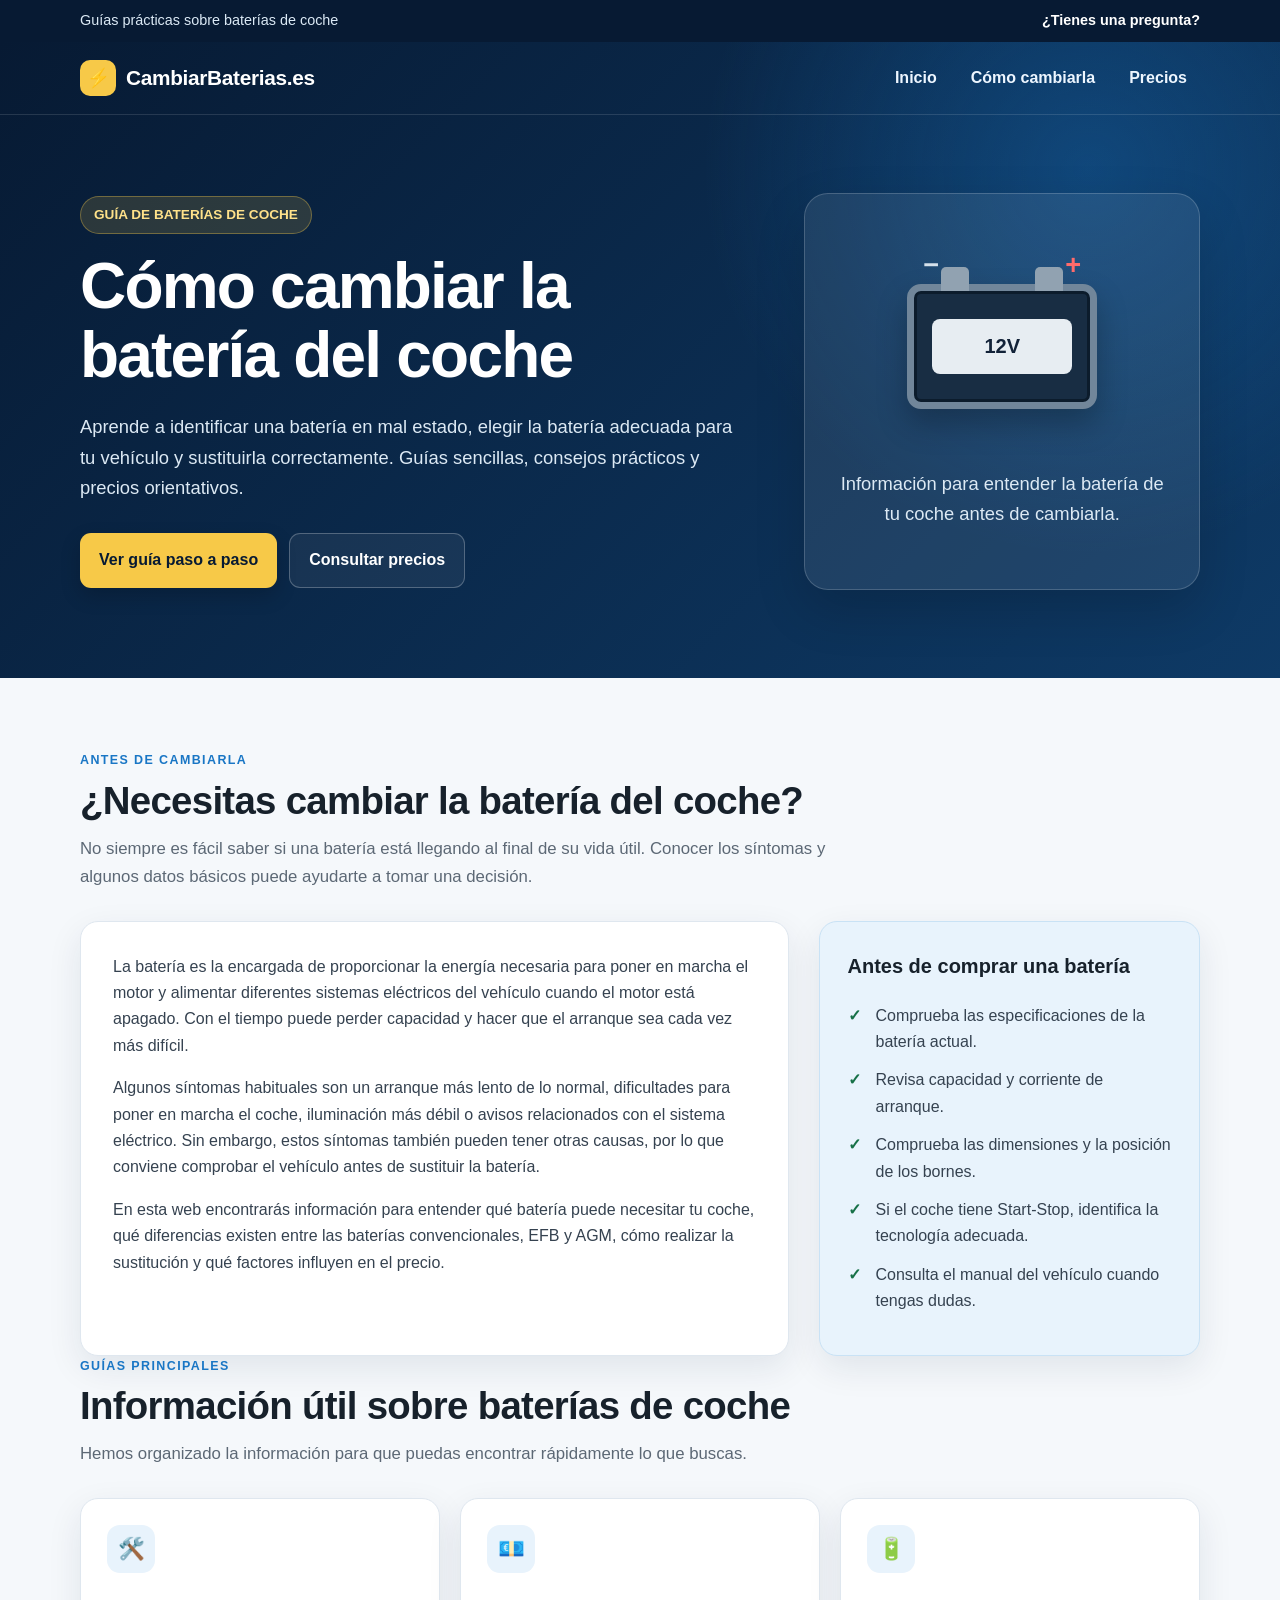
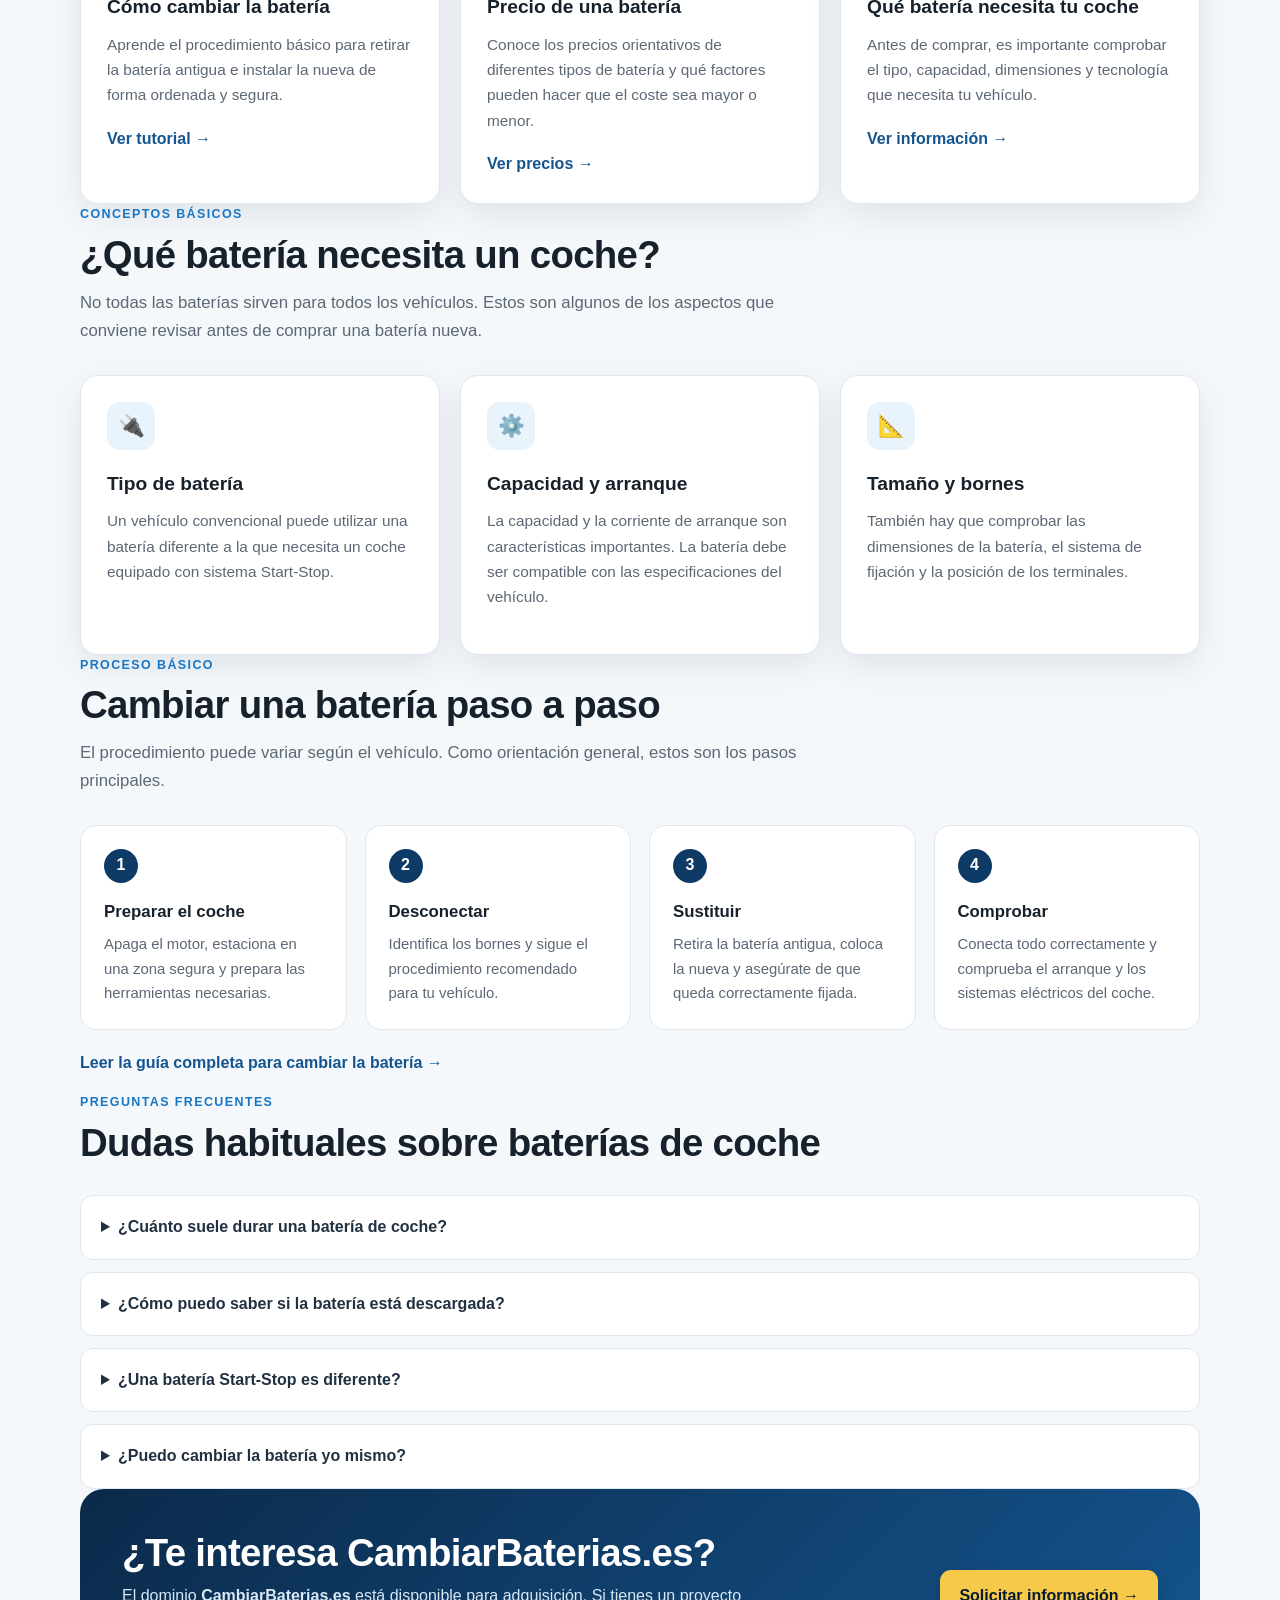
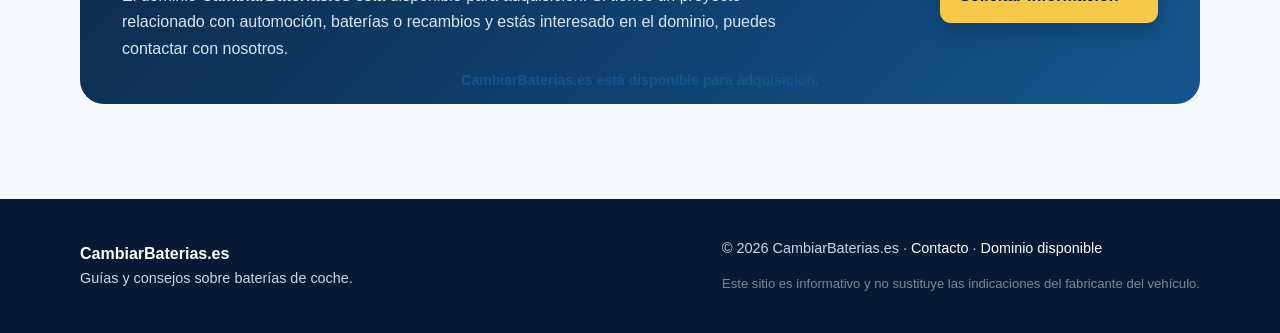
<file: index.html>
<!DOCTYPE html>
<html lang="es">
<head>
    <meta charset="UTF-8">
    <meta name="viewport" content="width=device-width, initial-scale=1.0">

    <title>Cómo cambiar la batería del coche | Guía, precios y consejos</title>
    <meta name="description" content="Aprende cómo cambiar la batería del coche paso a paso, cuándo sustituirla, qué batería necesitas y cuánto cuesta. Guías y consejos sobre baterías de automóvil.">
    <meta name="robots" content="index, follow">
    <link rel="canonical" href="https://cambiarbaterias.es/">
    <link rel="icon" href="cambiarbaterias_favicon.png" type="image/png">

    <!-- Open Graph -->
    <meta property="og:title" content="Cómo cambiar la batería del coche | CambiarBaterias.es">
    <meta property="og:description" content="Guías, consejos y precios para saber cuándo cambiar la batería del coche y cómo hacerlo correctamente.">
    <meta property="og:type" content="website">
    <meta property="og:url" content="https://cambiarbaterias.es/">
    <meta property="og:site_name" content="CambiarBaterias.es">

    <!-- Google Analytics -->
    <script async src="https://www.googletagmanager.com/gtag/js?id=G-WTD85PB014"></script>
    <script>
        window.dataLayer = window.dataLayer || [];
        function gtag(){dataLayer.push(arguments);}
        gtag('js', new Date());
        gtag('config', 'G-WTD85PB014');
    </script>

    <!-- Structured data -->
    <script type="application/ld+json">
    {
      "@context": "https://schema.org",
      "@type": "WebSite",
      "name": "CambiarBaterias.es",
      "url": "https://cambiarbaterias.es/",
      "description": "Guías y consejos sobre baterías de coche, su sustitución, mantenimiento y precios."
    }
    </script>

    <style>
        :root {
            --blue-950: #071a33;
            --blue-900: #0b2a4a;
            --blue-800: #0e3a66;
            --blue-700: #14558f;
            --blue-600: #1976c5;
            --blue-100: #e8f3fc;
            --yellow: #f7c948;
            --yellow-light: #fff5cf;
            --text: #17212b;
            --muted: #5c6875;
            --bg: #f5f8fb;
            --white: #ffffff;
            --border: #dfe7ef;
            --shadow: 0 12px 35px rgba(8, 36, 64, .09);
            --radius: 18px;
        }

        * {
            box-sizing: border-box;
        }

        html {
            scroll-behavior: smooth;
        }

        body {
            margin: 0;
            font-family: Arial, Helvetica, sans-serif;
            color: var(--text);
            background: var(--bg);
            line-height: 1.65;
        }

        a {
            color: inherit;
        }

        .container {
            width: min(1120px, calc(100% - 40px));
            margin: 0 auto;
        }

        .topbar {
            background: var(--blue-950);
            color: #dbe9f5;
            font-size: .9rem;
            padding: 9px 0;
        }

        .topbar .container {
            display: flex;
            justify-content: space-between;
            gap: 20px;
            align-items: center;
        }

        .topbar a {
            color: #fff;
            text-decoration: none;
            font-weight: 700;
        }

        header {
            background:
                radial-gradient(circle at 85% 20%, rgba(25,118,197,.35), transparent 32%),
                linear-gradient(135deg, var(--blue-950), var(--blue-800));
            color: white;
        }

        nav {
            border-bottom: 1px solid rgba(255,255,255,.12);
        }

        .nav-inner {
            min-height: 72px;
            display: flex;
            align-items: center;
            justify-content: space-between;
            gap: 30px;
        }

        .brand {
            display: inline-flex;
            align-items: center;
            gap: 10px;
            text-decoration: none;
            font-weight: 900;
            font-size: 1.3rem;
            letter-spacing: -.3px;
        }

        .brand-icon {
            width: 36px;
            height: 36px;
            border-radius: 10px;
            display: grid;
            place-items: center;
            background: var(--yellow);
            color: var(--blue-950);
            font-weight: 900;
            font-size: 1.15rem;
        }

        .nav-links {
            display: flex;
            align-items: center;
            gap: 8px;
        }

        .nav-links a {
            text-decoration: none;
            color: #edf6ff;
            padding: 9px 13px;
            border-radius: 9px;
            font-weight: 700;
        }

        .nav-links a:hover {
            background: rgba(255,255,255,.1);
        }

        .hero {
            padding: 78px 0 88px;
        }

        .hero-grid {
            display: grid;
            grid-template-columns: 1.25fr .75fr;
            gap: 65px;
            align-items: center;
        }

        .eyebrow {
            display: inline-block;
            background: rgba(247,201,72,.15);
            color: #ffe28a;
            border: 1px solid rgba(247,201,72,.35);
            border-radius: 999px;
            padding: 7px 13px;
            font-size: .85rem;
            font-weight: 800;
            margin-bottom: 18px;
        }

        h1 {
            font-size: clamp(2.35rem, 5vw, 4.2rem);
            line-height: 1.08;
            letter-spacing: -1.8px;
            margin: 0 0 22px;
        }

        .hero p {
            color: #dce9f4;
            font-size: 1.15rem;
            max-width: 690px;
            margin: 0 0 30px;
        }

        .buttons {
            display: flex;
            flex-wrap: wrap;
            gap: 12px;
        }

        .button {
            display: inline-flex;
            align-items: center;
            justify-content: center;
            text-decoration: none;
            padding: 13px 19px;
            border-radius: 11px;
            font-weight: 800;
            transition: transform .15s ease, box-shadow .15s ease;
        }

        .button:hover {
            transform: translateY(-1px);
        }

        .button-primary {
            background: var(--yellow);
            color: var(--blue-950);
            box-shadow: 0 8px 20px rgba(0,0,0,.18);
        }

        .button-secondary {
            border: 1px solid rgba(255,255,255,.25);
            color: white;
            background: rgba(255,255,255,.06);
        }

        .battery-card {
            background: rgba(255,255,255,.08);
            border: 1px solid rgba(255,255,255,.18);
            border-radius: 24px;
            padding: 30px;
            box-shadow: 0 20px 50px rgba(0,0,0,.16);
        }

        .battery-illustration {
            height: 245px;
            display: grid;
            place-items: center;
            position: relative;
        }

        .battery {
            width: 190px;
            height: 125px;
            border-radius: 14px;
            background: #182d43;
            border: 7px solid #71869a;
            position: relative;
            box-shadow: inset 0 0 0 3px #0c1c2c, 0 15px 30px rgba(0,0,0,.25);
        }

        .battery::before,
        .battery::after {
            content: "";
            position: absolute;
            top: -24px;
            width: 28px;
            height: 24px;
            background: #91a2b1;
            border-radius: 5px 5px 0 0;
        }

        .battery::before {
            left: 27px;
        }

        .battery::after {
            right: 27px;
        }

        .battery-label {
            position: absolute;
            inset: 28px 18px;
            border-radius: 8px;
            background: #e7edf2;
            color: #122238;
            display: grid;
            place-items: center;
            font-weight: 900;
            font-size: 1.25rem;
        }

        .plus {
            position: absolute;
            right: 9px;
            top: -48px;
            color: #ff6b6b;
            font-size: 1.7rem;
            font-weight: 900;
        }

        .minus {
            position: absolute;
            left: 9px;
            top: -48px;
            color: #d5e1eb;
            font-size: 1.7rem;
            font-weight: 900;
        }

        .card-caption {
            margin: 0;
            color: #dce9f4;
            text-align: center;
            font-size: .95rem;
        }

        main {
            padding: 72px 0;
        }

        section {
            margin-bottom: 72px;
        }

        .section-heading {
            max-width: 750px;
            margin-bottom: 30px;
        }

        .section-heading .kicker {
            color: var(--blue-600);
            text-transform: uppercase;
            letter-spacing: 1.4px;
            font-size: .78rem;
            font-weight: 900;
            margin-bottom: 8px;
        }

        h2 {
            font-size: clamp(1.8rem, 3vw, 2.55rem);
            line-height: 1.15;
            margin: 0 0 12px;
            letter-spacing: -.7px;
        }

        .section-heading p {
            color: var(--muted);
            margin: 0;
            font-size: 1.05rem;
        }

        .intro-grid {
            display: grid;
            grid-template-columns: 1.3fr .7fr;
            gap: 30px;
        }

        .content-card,
        .info-card,
        .guide-card {
            background: var(--white);
            border: 1px solid var(--border);
            border-radius: var(--radius);
            box-shadow: var(--shadow);
        }

        .content-card {
            padding: 32px;
        }

        .content-card p {
            margin-top: 0;
            color: #354250;
        }

        .content-card p:last-child {
            margin-bottom: 0;
        }

        .info-card {
            padding: 28px;
            background: var(--blue-100);
            border-color: #c9e2f5;
        }

        .info-card h3 {
            margin-top: 0;
            font-size: 1.25rem;
        }

        .check-list {
            padding: 0;
            margin: 0;
            list-style: none;
        }

        .check-list li {
            position: relative;
            padding-left: 28px;
            margin: 12px 0;
            color: #354250;
        }

        .check-list li::before {
            content: "✓";
            position: absolute;
            left: 0;
            top: 0;
            color: #167047;
            font-weight: 900;
        }

        .cards {
            display: grid;
            grid-template-columns: repeat(3, 1fr);
            gap: 20px;
        }

        .guide-card {
            padding: 26px;
            transition: transform .15s ease, box-shadow .15s ease;
        }

        .guide-card:hover {
            transform: translateY(-3px);
            box-shadow: 0 18px 40px rgba(8,36,64,.13);
        }

        .guide-icon {
            width: 48px;
            height: 48px;
            border-radius: 13px;
            background: var(--blue-100);
            display: grid;
            place-items: center;
            font-size: 1.35rem;
            margin-bottom: 18px;
        }

        .guide-card h3 {
            margin: 0 0 9px;
            font-size: 1.2rem;
        }

        .guide-card p {
            color: var(--muted);
            margin: 0 0 18px;
            font-size: .96rem;
        }

        .text-link {
            color: var(--blue-700);
            font-weight: 900;
            text-decoration: none;
        }

        .text-link:hover {
            text-decoration: underline;
        }

        .steps {
            display: grid;
            grid-template-columns: repeat(4, 1fr);
            gap: 18px;
        }

        .step {
            background: white;
            border: 1px solid var(--border);
            border-radius: 16px;
            padding: 23px;
        }

        .step-number {
            width: 34px;
            height: 34px;
            border-radius: 50%;
            background: var(--blue-800);
            color: white;
            display: grid;
            place-items: center;
            font-weight: 900;
            margin-bottom: 15px;
        }

        .step h3 {
            font-size: 1.05rem;
            margin: 0 0 7px;
        }

        .step p {
            color: var(--muted);
            font-size: .93rem;
            margin: 0;
        }

        .faq {
            display: grid;
            gap: 12px;
        }

        details {
            background: white;
            border: 1px solid var(--border);
            border-radius: 13px;
            padding: 18px 20px;
        }

        summary {
            cursor: pointer;
            font-weight: 800;
            color: #223142;
        }

        details p {
            color: var(--muted);
            margin: 12px 0 0;
        }

        .cta {
            background: linear-gradient(135deg, var(--blue-900), var(--blue-700));
            color: white;
            border-radius: 24px;
            padding: 42px;
            display: flex;
            justify-content: space-between;
            align-items: center;
            gap: 30px;
        }

        .cta h2 {
            margin-bottom: 8px;
        }

        .cta p {
            color: #d8e7f4;
            margin: 0;
            max-width: 690px;
        }

        footer {
            background: var(--blue-950);
            color: #c9d7e3;
            padding: 38px 0;
        }

        .footer-inner {
            display: flex;
            justify-content: space-between;
            gap: 30px;
            align-items: center;
        }

        footer p {
            margin: 0;
            font-size: .9rem;
        }

        footer a {
            color: white;
            text-decoration: none;
        }

        .small-note {
            font-size: .82rem;
            color: #7b8793;
            margin-top: 12px;
        }

        @media (max-width: 850px) {
            .hero-grid,
            .intro-grid {
                grid-template-columns: 1fr;
            }

            .cards {
                grid-template-columns: 1fr 1fr;
            }

            .steps {
                grid-template-columns: 1fr 1fr;
            }

            .hero {
                padding-top: 55px;
            }

            .battery-card {
                max-width: 560px;
            }
        }

        @media (max-width: 620px) {
            .container {
                width: min(100% - 28px, 1120px);
            }

            .topbar .container,
            .nav-inner,
            .footer-inner {
                flex-direction: column;
                align-items: flex-start;
            }

            .nav-inner {
                padding: 14px 0;
                gap: 12px;
            }

            .nav-links {
                width: 100%;
                justify-content: space-between;
                gap: 2px;
            }

            .nav-links a {
                padding: 7px 8px;
                font-size: .9rem;
            }

            h1 {
                font-size: 2.35rem;
            }

            .cards,
            .steps {
                grid-template-columns: 1fr;
            }

            .cta {
                padding: 30px 24px;
                flex-direction: column;
                align-items: flex-start;
            }
        }
    </style>
</head>

<body>

    <div class="topbar">
        <div class="container">
            <span>Guías prácticas sobre baterías de coche</span>
            <a href="#contacto">¿Tienes una pregunta?</a>
        </div>
    </div>

    <header>
        <nav aria-label="Navegación principal">
            <div class="container nav-inner">
                <a class="brand" href="index.html" aria-label="CambiarBaterias.es - Inicio">
                    <span class="brand-icon">⚡</span>
                    <span>CambiarBaterias.es</span>
                </a>

                <div class="nav-links">
                    <a href="index.html">Inicio</a>
                    <a href="tutorial.html">Cómo cambiarla</a>
                    <a href="precios.html">Precios</a>
                </div>
            </div>
        </nav>

        <div class="container hero">
            <div class="hero-grid">
                <div>
                    <span class="eyebrow">GUÍA DE BATERÍAS DE COCHE</span>

                    <h1>Cómo cambiar la batería del coche</h1>

                    <p>
                        Aprende a identificar una batería en mal estado, elegir la batería adecuada
                        para tu vehículo y sustituirla correctamente. Guías sencillas, consejos
                        prácticos y precios orientativos.
                    </p>

                    <div class="buttons">
                        <a class="button button-primary" href="tutorial.html">Ver guía paso a paso</a>
                        <a class="button button-secondary" href="precios.html">Consultar precios</a>
                    </div>
                </div>

                <div class="battery-card" aria-label="Ilustración de una batería de coche">
                    <div class="battery-illustration">
                        <div class="battery">
                            <span class="minus">−</span>
                            <span class="plus">+</span>
                            <div class="battery-label">12V</div>
                        </div>
                    </div>
                    <p class="card-caption">
                        Información para entender la batería de tu coche antes de cambiarla.
                    </p>
                </div>
            </div>
        </div>
    </header>

    <main>
        <section class="container">
            <div class="section-heading">
                <div class="kicker">Antes de cambiarla</div>
                <h2>¿Necesitas cambiar la batería del coche?</h2>
                <p>
                    No siempre es fácil saber si una batería está llegando al final de su vida útil.
                    Conocer los síntomas y algunos datos básicos puede ayudarte a tomar una decisión.
                </p>
            </div>

            <div class="intro-grid">
                <article class="content-card">
                    <p>
                        La batería es la encargada de proporcionar la energía necesaria para poner
                        en marcha el motor y alimentar diferentes sistemas eléctricos del vehículo
                        cuando el motor está apagado. Con el tiempo puede perder capacidad y hacer
                        que el arranque sea cada vez más difícil.
                    </p>

                    <p>
                        Algunos síntomas habituales son un arranque más lento de lo normal,
                        dificultades para poner en marcha el coche, iluminación más débil o avisos
                        relacionados con el sistema eléctrico. Sin embargo, estos síntomas también
                        pueden tener otras causas, por lo que conviene comprobar el vehículo antes
                        de sustituir la batería.
                    </p>

                    <p>
                        En esta web encontrarás información para entender qué batería puede necesitar
                        tu coche, qué diferencias existen entre las baterías convencionales, EFB y AGM,
                        cómo realizar la sustitución y qué factores influyen en el precio.
                    </p>
                </article>

                <aside class="info-card">
                    <h3>Antes de comprar una batería</h3>
                    <ul class="check-list">
                        <li>Comprueba las especificaciones de la batería actual.</li>
                        <li>Revisa capacidad y corriente de arranque.</li>
                        <li>Comprueba las dimensiones y la posición de los bornes.</li>
                        <li>Si el coche tiene Start-Stop, identifica la tecnología adecuada.</li>
                        <li>Consulta el manual del vehículo cuando tengas dudas.</li>
                    </ul>
                </aside>
            </div>
        </section>

        <section class="container">
            <div class="section-heading">
                <div class="kicker">Guías principales</div>
                <h2>Información útil sobre baterías de coche</h2>
                <p>
                    Hemos organizado la información para que puedas encontrar rápidamente lo que buscas.
                </p>
            </div>

            <div class="cards">
                <article class="guide-card">
                    <div class="guide-icon">🛠️</div>
                    <h3>Cómo cambiar la batería</h3>
                    <p>
                        Aprende el procedimiento básico para retirar la batería antigua e instalar
                        la nueva de forma ordenada y segura.
                    </p>
                    <a class="text-link" href="tutorial.html">Ver tutorial →</a>
                </article>

                <article class="guide-card">
                    <div class="guide-icon">💶</div>
                    <h3>Precio de una batería</h3>
                    <p>
                        Conoce los precios orientativos de diferentes tipos de batería y qué factores
                        pueden hacer que el coste sea mayor o menor.
                    </p>
                    <a class="text-link" href="precios.html">Ver precios →</a>
                </article>

                <article class="guide-card">
                    <div class="guide-icon">🔋</div>
                    <h3>Qué batería necesita tu coche</h3>
                    <p>
                        Antes de comprar, es importante comprobar el tipo, capacidad, dimensiones
                        y tecnología que necesita tu vehículo.
                    </p>
                    <a class="text-link" href="#que-bateria">Ver información →</a>
                </article>
            </div>
        </section>

        <section class="container" id="que-bateria">
            <div class="section-heading">
                <div class="kicker">Conceptos básicos</div>
                <h2>¿Qué batería necesita un coche?</h2>
                <p>
                    No todas las baterías sirven para todos los vehículos. Estos son algunos de los
                    aspectos que conviene revisar antes de comprar una batería nueva.
                </p>
            </div>

            <div class="cards">
                <article class="guide-card">
                    <div class="guide-icon">🔌</div>
                    <h3>Tipo de batería</h3>
                    <p>
                        Un vehículo convencional puede utilizar una batería diferente a la que
                        necesita un coche equipado con sistema Start-Stop.
                    </p>
                </article>

                <article class="guide-card">
                    <div class="guide-icon">⚙️</div>
                    <h3>Capacidad y arranque</h3>
                    <p>
                        La capacidad y la corriente de arranque son características importantes.
                        La batería debe ser compatible con las especificaciones del vehículo.
                    </p>
                </article>

                <article class="guide-card">
                    <div class="guide-icon">📐</div>
                    <h3>Tamaño y bornes</h3>
                    <p>
                        También hay que comprobar las dimensiones de la batería, el sistema de
                        fijación y la posición de los terminales.
                    </p>
                </article>
            </div>
        </section>

        <section class="container">
            <div class="section-heading">
                <div class="kicker">Proceso básico</div>
                <h2>Cambiar una batería paso a paso</h2>
                <p>
                    El procedimiento puede variar según el vehículo. Como orientación general,
                    estos son los pasos principales.
                </p>
            </div>

            <div class="steps">
                <article class="step">
                    <div class="step-number">1</div>
                    <h3>Preparar el coche</h3>
                    <p>Apaga el motor, estaciona en una zona segura y prepara las herramientas necesarias.</p>
                </article>

                <article class="step">
                    <div class="step-number">2</div>
                    <h3>Desconectar</h3>
                    <p>Identifica los bornes y sigue el procedimiento recomendado para tu vehículo.</p>
                </article>

                <article class="step">
                    <div class="step-number">3</div>
                    <h3>Sustituir</h3>
                    <p>Retira la batería antigua, coloca la nueva y asegúrate de que queda correctamente fijada.</p>
                </article>

                <article class="step">
                    <div class="step-number">4</div>
                    <h3>Comprobar</h3>
                    <p>Conecta todo correctamente y comprueba el arranque y los sistemas eléctricos del coche.</p>
                </article>
            </div>

            <p style="margin-top:20px;">
                <a class="text-link" href="tutorial.html">Leer la guía completa para cambiar la batería →</a>
            </p>
        </section>

        <section class="container">
            <div class="section-heading">
                <div class="kicker">Preguntas frecuentes</div>
                <h2>Dudas habituales sobre baterías de coche</h2>
            </div>

            <div class="faq">
                <details>
                    <summary>¿Cuánto suele durar una batería de coche?</summary>
                    <p>
                        La duración depende del vehículo, el uso, las condiciones de temperatura,
                        los trayectos y el mantenimiento. Por eso no existe un número de años válido
                        para todos los coches.
                    </p>
                </details>

                <details>
                    <summary>¿Cómo puedo saber si la batería está descargada?</summary>
                    <p>
                        Un arranque lento o la dificultad para poner en marcha el vehículo pueden
                        estar relacionados con una batería descargada o deteriorada. También existen
                        otras posibles causas, por lo que una comprobación es recomendable.
                    </p>
                </details>

                <details>
                    <summary>¿Una batería Start-Stop es diferente?</summary>
                    <p>
                        Sí. Los vehículos con Start-Stop pueden utilizar tecnologías como EFB o AGM,
                        diseñadas para soportar unas condiciones de funcionamiento diferentes a las
                        de una batería convencional.
                    </p>
                </details>

                <details>
                    <summary>¿Puedo cambiar la batería yo mismo?</summary>
                    <p>
                        En algunos vehículos es una operación relativamente sencilla, pero los coches
                        modernos pueden tener procedimientos específicos e incluso requerir una
                        adaptación o registro de la batería. Consulta siempre las indicaciones del fabricante.
                    </p>
                </details>
            </div>
        </section>

        <section class="container" id="contacto">
            <div class="cta">
                <div>
                    <h2>¿Te interesa CambiarBaterias.es?</h2>
                    <p>
                        El dominio <strong>CambiarBaterias.es</strong> está disponible para adquisición.
                        Si tienes un proyecto relacionado con automoción, baterías o recambios y estás
                        interesado en el dominio, puedes contactar con nosotros.
                    </p>
                </div>
                <a class="button button-primary" href="mailto:admin@cambiarbaterias.es">Solicitar información →</a>
            </div>
        </section>

        <section class="container" style="margin-top:-35px; margin-bottom:35px;">
            <p style="text-align:center; color:#71808f; font-size:.88rem; margin:0;">
                <a href="mailto:admin@cambiarbaterias.es" style="color:#14558f; font-weight:800; text-decoration:none;">
                    CambiarBaterias.es está disponible para adquisición.
                </a>
            </p>
        </section>
    </main>

    <footer>
        <div class="container footer-inner">
            <div>
                <strong style="color:white;">CambiarBaterias.es</strong>
                <p>Guías y consejos sobre baterías de coche.</p>
            </div>

            <div>
                <p>
                    © 2026 CambiarBaterias.es ·
                    <a href="mailto:admin@cambiarbaterias.es">Contacto</a> ·
                    <a href="mailto:admin@cambiarbaterias.es">Dominio disponible</a>
                </p>
                <p class="small-note">Este sitio es informativo y no sustituye las indicaciones del fabricante del vehículo.</p>
            </div>
        </div>
    </footer>

</body>
</html>
</file>
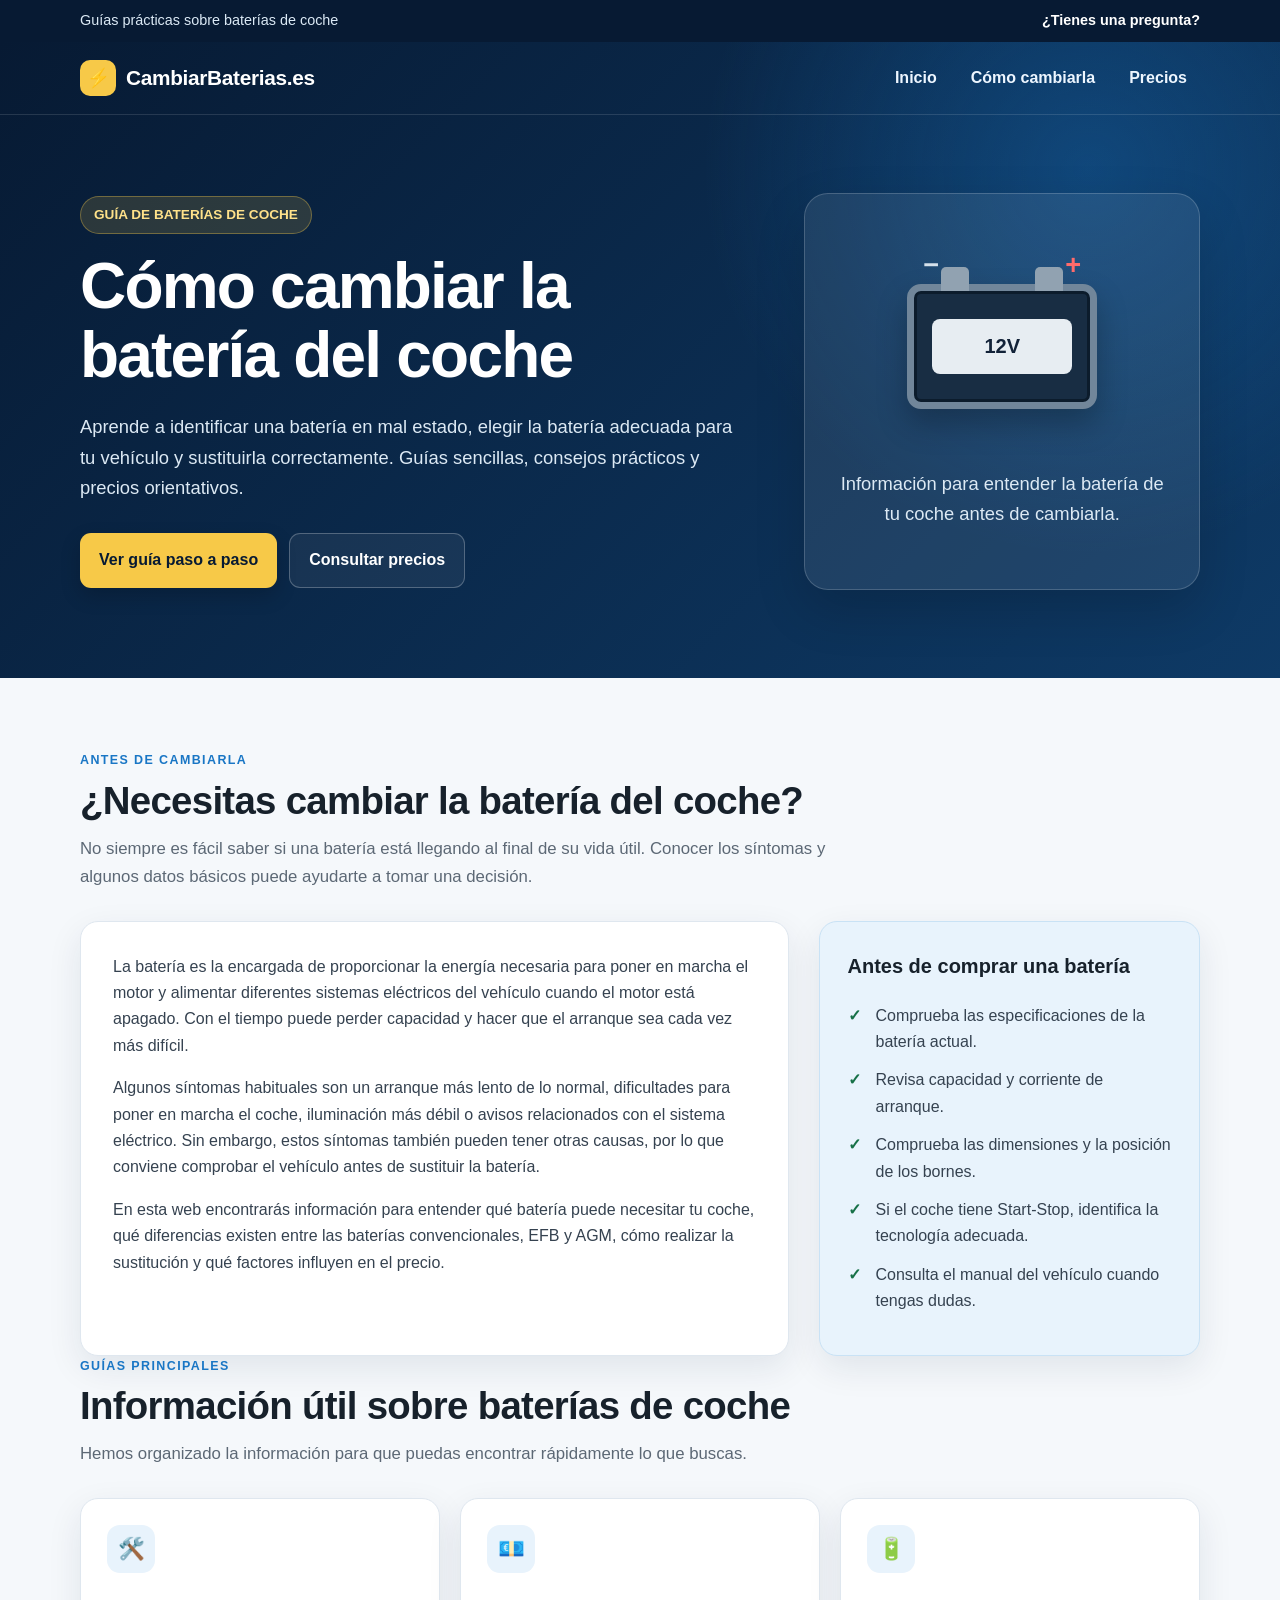
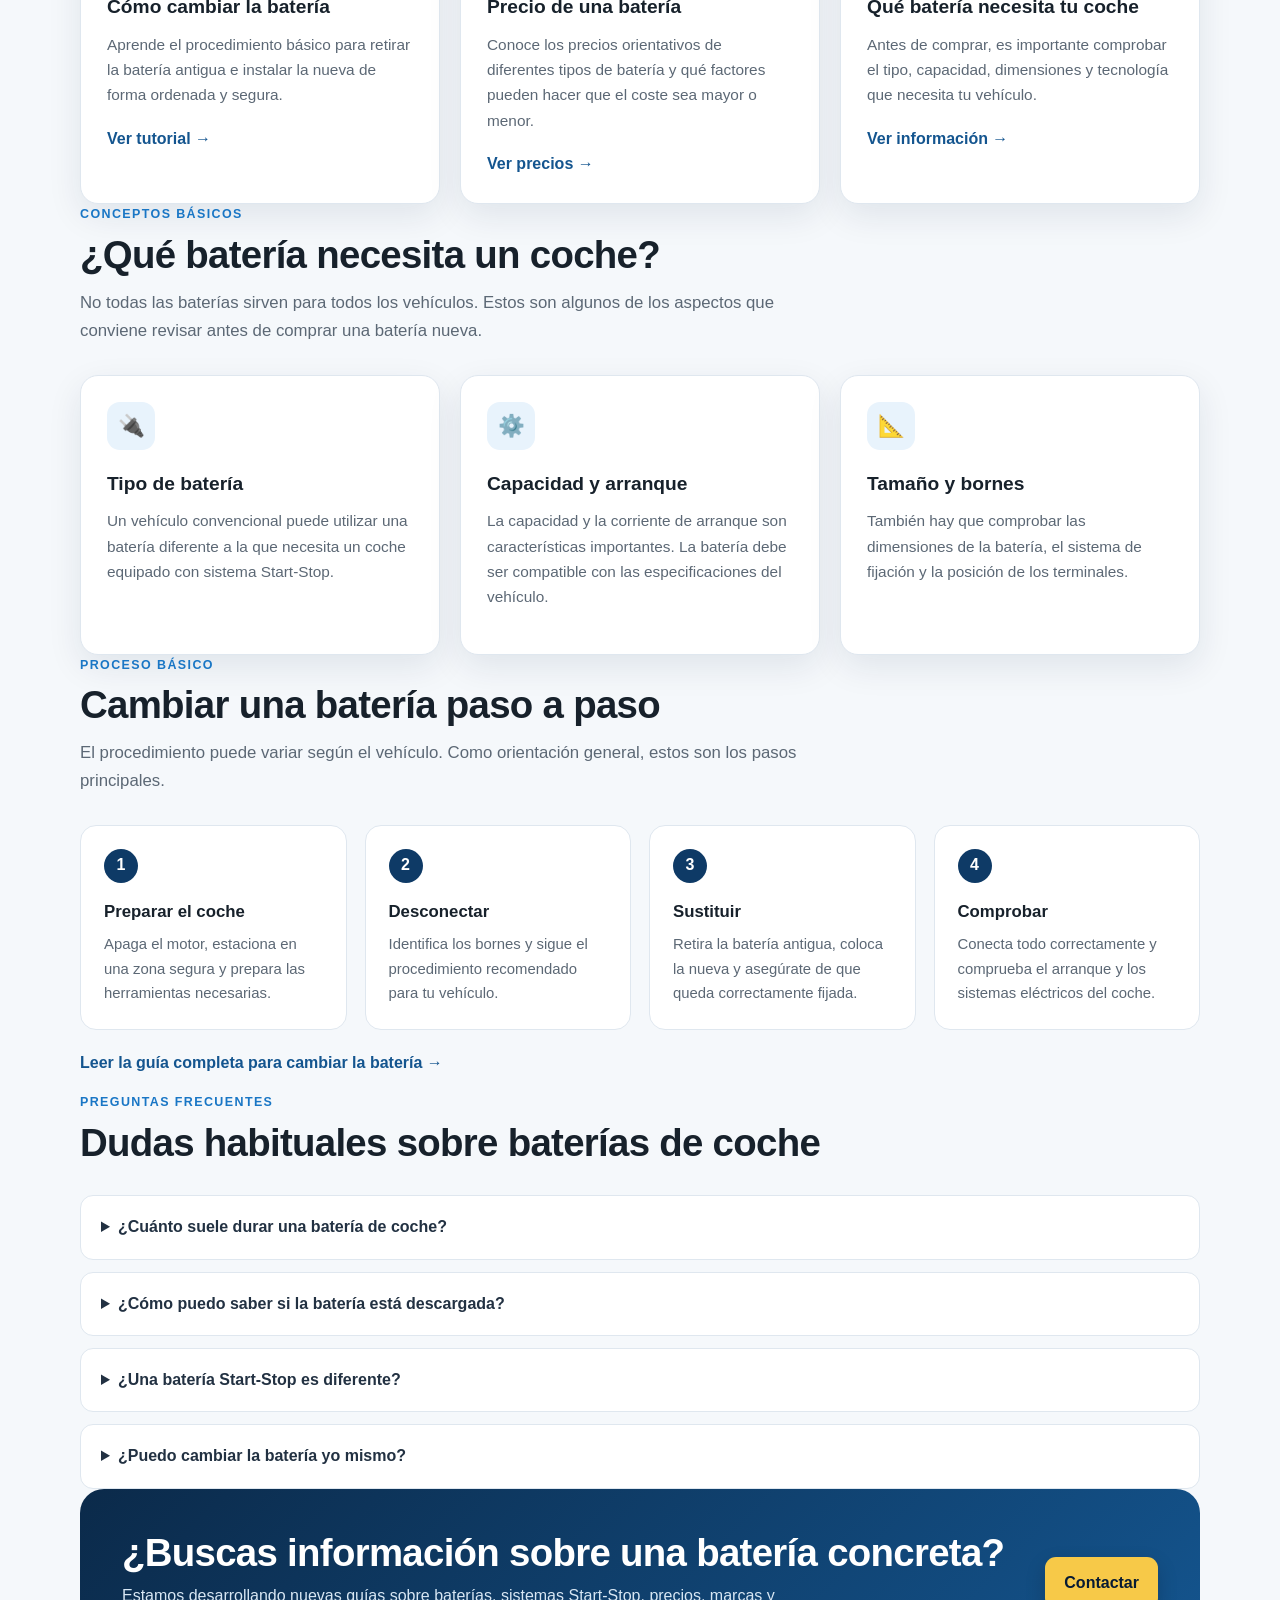
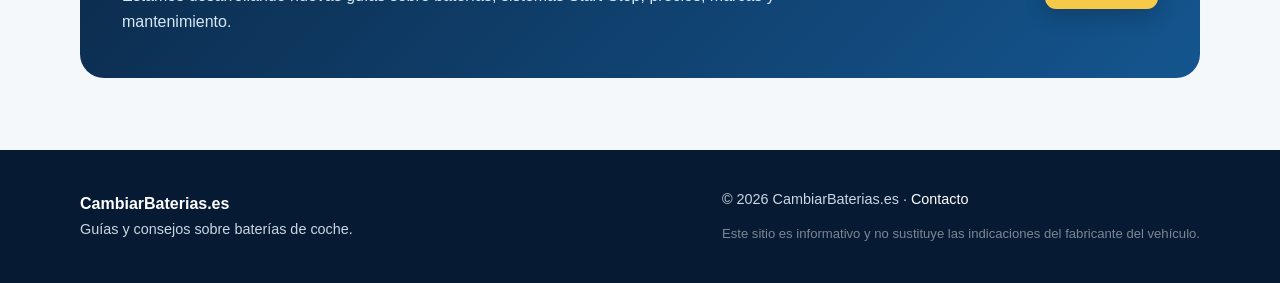
<file: index_nuevo.html>
<!DOCTYPE html>
<html lang="es">
<head>
    <meta charset="UTF-8">
    <meta name="viewport" content="width=device-width, initial-scale=1.0">

    <title>Cómo cambiar la batería del coche | Guía, precios y consejos</title>
    <meta name="description" content="Aprende cómo cambiar la batería del coche paso a paso, cuándo sustituirla, qué batería necesitas y cuánto cuesta. Guías y consejos sobre baterías de automóvil.">
    <meta name="robots" content="index, follow">
    <link rel="canonical" href="https://cambiarbaterias.es/">
    <link rel="icon" href="cambiarbaterias_favicon.png" type="image/png">

    <!-- Open Graph -->
    <meta property="og:title" content="Cómo cambiar la batería del coche | CambiarBaterias.es">
    <meta property="og:description" content="Guías, consejos y precios para saber cuándo cambiar la batería del coche y cómo hacerlo correctamente.">
    <meta property="og:type" content="website">
    <meta property="og:url" content="https://cambiarbaterias.es/">
    <meta property="og:site_name" content="CambiarBaterias.es">

    <!-- Google Analytics -->
    <script async src="https://www.googletagmanager.com/gtag/js?id=G-WTD85PB014"></script>
    <script>
        window.dataLayer = window.dataLayer || [];
        function gtag(){dataLayer.push(arguments);}
        gtag('js', new Date());
        gtag('config', 'G-WTD85PB014');
    </script>

    <!-- Structured data -->
    <script type="application/ld+json">
    {
      "@context": "https://schema.org",
      "@type": "WebSite",
      "name": "CambiarBaterias.es",
      "url": "https://cambiarbaterias.es/",
      "description": "Guías y consejos sobre baterías de coche, su sustitución, mantenimiento y precios."
    }
    </script>

    <style>
        :root {
            --blue-950: #071a33;
            --blue-900: #0b2a4a;
            --blue-800: #0e3a66;
            --blue-700: #14558f;
            --blue-600: #1976c5;
            --blue-100: #e8f3fc;
            --yellow: #f7c948;
            --yellow-light: #fff5cf;
            --text: #17212b;
            --muted: #5c6875;
            --bg: #f5f8fb;
            --white: #ffffff;
            --border: #dfe7ef;
            --shadow: 0 12px 35px rgba(8, 36, 64, .09);
            --radius: 18px;
        }

        * {
            box-sizing: border-box;
        }

        html {
            scroll-behavior: smooth;
        }

        body {
            margin: 0;
            font-family: Arial, Helvetica, sans-serif;
            color: var(--text);
            background: var(--bg);
            line-height: 1.65;
        }

        a {
            color: inherit;
        }

        .container {
            width: min(1120px, calc(100% - 40px));
            margin: 0 auto;
        }

        .topbar {
            background: var(--blue-950);
            color: #dbe9f5;
            font-size: .9rem;
            padding: 9px 0;
        }

        .topbar .container {
            display: flex;
            justify-content: space-between;
            gap: 20px;
            align-items: center;
        }

        .topbar a {
            color: #fff;
            text-decoration: none;
            font-weight: 700;
        }

        header {
            background:
                radial-gradient(circle at 85% 20%, rgba(25,118,197,.35), transparent 32%),
                linear-gradient(135deg, var(--blue-950), var(--blue-800));
            color: white;
        }

        nav {
            border-bottom: 1px solid rgba(255,255,255,.12);
        }

        .nav-inner {
            min-height: 72px;
            display: flex;
            align-items: center;
            justify-content: space-between;
            gap: 30px;
        }

        .brand {
            display: inline-flex;
            align-items: center;
            gap: 10px;
            text-decoration: none;
            font-weight: 900;
            font-size: 1.3rem;
            letter-spacing: -.3px;
        }

        .brand-icon {
            width: 36px;
            height: 36px;
            border-radius: 10px;
            display: grid;
            place-items: center;
            background: var(--yellow);
            color: var(--blue-950);
            font-weight: 900;
            font-size: 1.15rem;
        }

        .nav-links {
            display: flex;
            align-items: center;
            gap: 8px;
        }

        .nav-links a {
            text-decoration: none;
            color: #edf6ff;
            padding: 9px 13px;
            border-radius: 9px;
            font-weight: 700;
        }

        .nav-links a:hover {
            background: rgba(255,255,255,.1);
        }

        .hero {
            padding: 78px 0 88px;
        }

        .hero-grid {
            display: grid;
            grid-template-columns: 1.25fr .75fr;
            gap: 65px;
            align-items: center;
        }

        .eyebrow {
            display: inline-block;
            background: rgba(247,201,72,.15);
            color: #ffe28a;
            border: 1px solid rgba(247,201,72,.35);
            border-radius: 999px;
            padding: 7px 13px;
            font-size: .85rem;
            font-weight: 800;
            margin-bottom: 18px;
        }

        h1 {
            font-size: clamp(2.35rem, 5vw, 4.2rem);
            line-height: 1.08;
            letter-spacing: -1.8px;
            margin: 0 0 22px;
        }

        .hero p {
            color: #dce9f4;
            font-size: 1.15rem;
            max-width: 690px;
            margin: 0 0 30px;
        }

        .buttons {
            display: flex;
            flex-wrap: wrap;
            gap: 12px;
        }

        .button {
            display: inline-flex;
            align-items: center;
            justify-content: center;
            text-decoration: none;
            padding: 13px 19px;
            border-radius: 11px;
            font-weight: 800;
            transition: transform .15s ease, box-shadow .15s ease;
        }

        .button:hover {
            transform: translateY(-1px);
        }

        .button-primary {
            background: var(--yellow);
            color: var(--blue-950);
            box-shadow: 0 8px 20px rgba(0,0,0,.18);
        }

        .button-secondary {
            border: 1px solid rgba(255,255,255,.25);
            color: white;
            background: rgba(255,255,255,.06);
        }

        .battery-card {
            background: rgba(255,255,255,.08);
            border: 1px solid rgba(255,255,255,.18);
            border-radius: 24px;
            padding: 30px;
            box-shadow: 0 20px 50px rgba(0,0,0,.16);
        }

        .battery-illustration {
            height: 245px;
            display: grid;
            place-items: center;
            position: relative;
        }

        .battery {
            width: 190px;
            height: 125px;
            border-radius: 14px;
            background: #182d43;
            border: 7px solid #71869a;
            position: relative;
            box-shadow: inset 0 0 0 3px #0c1c2c, 0 15px 30px rgba(0,0,0,.25);
        }

        .battery::before,
        .battery::after {
            content: "";
            position: absolute;
            top: -24px;
            width: 28px;
            height: 24px;
            background: #91a2b1;
            border-radius: 5px 5px 0 0;
        }

        .battery::before {
            left: 27px;
        }

        .battery::after {
            right: 27px;
        }

        .battery-label {
            position: absolute;
            inset: 28px 18px;
            border-radius: 8px;
            background: #e7edf2;
            color: #122238;
            display: grid;
            place-items: center;
            font-weight: 900;
            font-size: 1.25rem;
        }

        .plus {
            position: absolute;
            right: 9px;
            top: -48px;
            color: #ff6b6b;
            font-size: 1.7rem;
            font-weight: 900;
        }

        .minus {
            position: absolute;
            left: 9px;
            top: -48px;
            color: #d5e1eb;
            font-size: 1.7rem;
            font-weight: 900;
        }

        .card-caption {
            margin: 0;
            color: #dce9f4;
            text-align: center;
            font-size: .95rem;
        }

        main {
            padding: 72px 0;
        }

        section {
            margin-bottom: 72px;
        }

        .section-heading {
            max-width: 750px;
            margin-bottom: 30px;
        }

        .section-heading .kicker {
            color: var(--blue-600);
            text-transform: uppercase;
            letter-spacing: 1.4px;
            font-size: .78rem;
            font-weight: 900;
            margin-bottom: 8px;
        }

        h2 {
            font-size: clamp(1.8rem, 3vw, 2.55rem);
            line-height: 1.15;
            margin: 0 0 12px;
            letter-spacing: -.7px;
        }

        .section-heading p {
            color: var(--muted);
            margin: 0;
            font-size: 1.05rem;
        }

        .intro-grid {
            display: grid;
            grid-template-columns: 1.3fr .7fr;
            gap: 30px;
        }

        .content-card,
        .info-card,
        .guide-card {
            background: var(--white);
            border: 1px solid var(--border);
            border-radius: var(--radius);
            box-shadow: var(--shadow);
        }

        .content-card {
            padding: 32px;
        }

        .content-card p {
            margin-top: 0;
            color: #354250;
        }

        .content-card p:last-child {
            margin-bottom: 0;
        }

        .info-card {
            padding: 28px;
            background: var(--blue-100);
            border-color: #c9e2f5;
        }

        .info-card h3 {
            margin-top: 0;
            font-size: 1.25rem;
        }

        .check-list {
            padding: 0;
            margin: 0;
            list-style: none;
        }

        .check-list li {
            position: relative;
            padding-left: 28px;
            margin: 12px 0;
            color: #354250;
        }

        .check-list li::before {
            content: "✓";
            position: absolute;
            left: 0;
            top: 0;
            color: #167047;
            font-weight: 900;
        }

        .cards {
            display: grid;
            grid-template-columns: repeat(3, 1fr);
            gap: 20px;
        }

        .guide-card {
            padding: 26px;
            transition: transform .15s ease, box-shadow .15s ease;
        }

        .guide-card:hover {
            transform: translateY(-3px);
            box-shadow: 0 18px 40px rgba(8,36,64,.13);
        }

        .guide-icon {
            width: 48px;
            height: 48px;
            border-radius: 13px;
            background: var(--blue-100);
            display: grid;
            place-items: center;
            font-size: 1.35rem;
            margin-bottom: 18px;
        }

        .guide-card h3 {
            margin: 0 0 9px;
            font-size: 1.2rem;
        }

        .guide-card p {
            color: var(--muted);
            margin: 0 0 18px;
            font-size: .96rem;
        }

        .text-link {
            color: var(--blue-700);
            font-weight: 900;
            text-decoration: none;
        }

        .text-link:hover {
            text-decoration: underline;
        }

        .steps {
            display: grid;
            grid-template-columns: repeat(4, 1fr);
            gap: 18px;
        }

        .step {
            background: white;
            border: 1px solid var(--border);
            border-radius: 16px;
            padding: 23px;
        }

        .step-number {
            width: 34px;
            height: 34px;
            border-radius: 50%;
            background: var(--blue-800);
            color: white;
            display: grid;
            place-items: center;
            font-weight: 900;
            margin-bottom: 15px;
        }

        .step h3 {
            font-size: 1.05rem;
            margin: 0 0 7px;
        }

        .step p {
            color: var(--muted);
            font-size: .93rem;
            margin: 0;
        }

        .faq {
            display: grid;
            gap: 12px;
        }

        details {
            background: white;
            border: 1px solid var(--border);
            border-radius: 13px;
            padding: 18px 20px;
        }

        summary {
            cursor: pointer;
            font-weight: 800;
            color: #223142;
        }

        details p {
            color: var(--muted);
            margin: 12px 0 0;
        }

        .cta {
            background: linear-gradient(135deg, var(--blue-900), var(--blue-700));
            color: white;
            border-radius: 24px;
            padding: 42px;
            display: flex;
            justify-content: space-between;
            align-items: center;
            gap: 30px;
        }

        .cta h2 {
            margin-bottom: 8px;
        }

        .cta p {
            color: #d8e7f4;
            margin: 0;
            max-width: 690px;
        }

        footer {
            background: var(--blue-950);
            color: #c9d7e3;
            padding: 38px 0;
        }

        .footer-inner {
            display: flex;
            justify-content: space-between;
            gap: 30px;
            align-items: center;
        }

        footer p {
            margin: 0;
            font-size: .9rem;
        }

        footer a {
            color: white;
            text-decoration: none;
        }

        .small-note {
            font-size: .82rem;
            color: #7b8793;
            margin-top: 12px;
        }

        @media (max-width: 850px) {
            .hero-grid,
            .intro-grid {
                grid-template-columns: 1fr;
            }

            .cards {
                grid-template-columns: 1fr 1fr;
            }

            .steps {
                grid-template-columns: 1fr 1fr;
            }

            .hero {
                padding-top: 55px;
            }

            .battery-card {
                max-width: 560px;
            }
        }

        @media (max-width: 620px) {
            .container {
                width: min(100% - 28px, 1120px);
            }

            .topbar .container,
            .nav-inner,
            .footer-inner {
                flex-direction: column;
                align-items: flex-start;
            }

            .nav-inner {
                padding: 14px 0;
                gap: 12px;
            }

            .nav-links {
                width: 100%;
                justify-content: space-between;
                gap: 2px;
            }

            .nav-links a {
                padding: 7px 8px;
                font-size: .9rem;
            }

            h1 {
                font-size: 2.35rem;
            }

            .cards,
            .steps {
                grid-template-columns: 1fr;
            }

            .cta {
                padding: 30px 24px;
                flex-direction: column;
                align-items: flex-start;
            }
        }
    </style>
</head>

<body>

    <div class="topbar">
        <div class="container">
            <span>Guías prácticas sobre baterías de coche</span>
            <a href="#contacto">¿Tienes una pregunta?</a>
        </div>
    </div>

    <header>
        <nav aria-label="Navegación principal">
            <div class="container nav-inner">
                <a class="brand" href="index.html" aria-label="CambiarBaterias.es - Inicio">
                    <span class="brand-icon">⚡</span>
                    <span>CambiarBaterias.es</span>
                </a>

                <div class="nav-links">
                    <a href="index.html">Inicio</a>
                    <a href="tutorial.html">Cómo cambiarla</a>
                    <a href="precios.html">Precios</a>
                </div>
            </div>
        </nav>

        <div class="container hero">
            <div class="hero-grid">
                <div>
                    <span class="eyebrow">GUÍA DE BATERÍAS DE COCHE</span>

                    <h1>Cómo cambiar la batería del coche</h1>

                    <p>
                        Aprende a identificar una batería en mal estado, elegir la batería adecuada
                        para tu vehículo y sustituirla correctamente. Guías sencillas, consejos
                        prácticos y precios orientativos.
                    </p>

                    <div class="buttons">
                        <a class="button button-primary" href="tutorial.html">Ver guía paso a paso</a>
                        <a class="button button-secondary" href="precios.html">Consultar precios</a>
                    </div>
                </div>

                <div class="battery-card" aria-label="Ilustración de una batería de coche">
                    <div class="battery-illustration">
                        <div class="battery">
                            <span class="minus">−</span>
                            <span class="plus">+</span>
                            <div class="battery-label">12V</div>
                        </div>
                    </div>
                    <p class="card-caption">
                        Información para entender la batería de tu coche antes de cambiarla.
                    </p>
                </div>
            </div>
        </div>
    </header>

    <main>
        <section class="container">
            <div class="section-heading">
                <div class="kicker">Antes de cambiarla</div>
                <h2>¿Necesitas cambiar la batería del coche?</h2>
                <p>
                    No siempre es fácil saber si una batería está llegando al final de su vida útil.
                    Conocer los síntomas y algunos datos básicos puede ayudarte a tomar una decisión.
                </p>
            </div>

            <div class="intro-grid">
                <article class="content-card">
                    <p>
                        La batería es la encargada de proporcionar la energía necesaria para poner
                        en marcha el motor y alimentar diferentes sistemas eléctricos del vehículo
                        cuando el motor está apagado. Con el tiempo puede perder capacidad y hacer
                        que el arranque sea cada vez más difícil.
                    </p>

                    <p>
                        Algunos síntomas habituales son un arranque más lento de lo normal,
                        dificultades para poner en marcha el coche, iluminación más débil o avisos
                        relacionados con el sistema eléctrico. Sin embargo, estos síntomas también
                        pueden tener otras causas, por lo que conviene comprobar el vehículo antes
                        de sustituir la batería.
                    </p>

                    <p>
                        En esta web encontrarás información para entender qué batería puede necesitar
                        tu coche, qué diferencias existen entre las baterías convencionales, EFB y AGM,
                        cómo realizar la sustitución y qué factores influyen en el precio.
                    </p>
                </article>

                <aside class="info-card">
                    <h3>Antes de comprar una batería</h3>
                    <ul class="check-list">
                        <li>Comprueba las especificaciones de la batería actual.</li>
                        <li>Revisa capacidad y corriente de arranque.</li>
                        <li>Comprueba las dimensiones y la posición de los bornes.</li>
                        <li>Si el coche tiene Start-Stop, identifica la tecnología adecuada.</li>
                        <li>Consulta el manual del vehículo cuando tengas dudas.</li>
                    </ul>
                </aside>
            </div>
        </section>

        <section class="container">
            <div class="section-heading">
                <div class="kicker">Guías principales</div>
                <h2>Información útil sobre baterías de coche</h2>
                <p>
                    Hemos organizado la información para que puedas encontrar rápidamente lo que buscas.
                </p>
            </div>

            <div class="cards">
                <article class="guide-card">
                    <div class="guide-icon">🛠️</div>
                    <h3>Cómo cambiar la batería</h3>
                    <p>
                        Aprende el procedimiento básico para retirar la batería antigua e instalar
                        la nueva de forma ordenada y segura.
                    </p>
                    <a class="text-link" href="tutorial.html">Ver tutorial →</a>
                </article>

                <article class="guide-card">
                    <div class="guide-icon">💶</div>
                    <h3>Precio de una batería</h3>
                    <p>
                        Conoce los precios orientativos de diferentes tipos de batería y qué factores
                        pueden hacer que el coste sea mayor o menor.
                    </p>
                    <a class="text-link" href="precios.html">Ver precios →</a>
                </article>

                <article class="guide-card">
                    <div class="guide-icon">🔋</div>
                    <h3>Qué batería necesita tu coche</h3>
                    <p>
                        Antes de comprar, es importante comprobar el tipo, capacidad, dimensiones
                        y tecnología que necesita tu vehículo.
                    </p>
                    <a class="text-link" href="#que-bateria">Ver información →</a>
                </article>
            </div>
        </section>

        <section class="container" id="que-bateria">
            <div class="section-heading">
                <div class="kicker">Conceptos básicos</div>
                <h2>¿Qué batería necesita un coche?</h2>
                <p>
                    No todas las baterías sirven para todos los vehículos. Estos son algunos de los
                    aspectos que conviene revisar antes de comprar una batería nueva.
                </p>
            </div>

            <div class="cards">
                <article class="guide-card">
                    <div class="guide-icon">🔌</div>
                    <h3>Tipo de batería</h3>
                    <p>
                        Un vehículo convencional puede utilizar una batería diferente a la que
                        necesita un coche equipado con sistema Start-Stop.
                    </p>
                </article>

                <article class="guide-card">
                    <div class="guide-icon">⚙️</div>
                    <h3>Capacidad y arranque</h3>
                    <p>
                        La capacidad y la corriente de arranque son características importantes.
                        La batería debe ser compatible con las especificaciones del vehículo.
                    </p>
                </article>

                <article class="guide-card">
                    <div class="guide-icon">📐</div>
                    <h3>Tamaño y bornes</h3>
                    <p>
                        También hay que comprobar las dimensiones de la batería, el sistema de
                        fijación y la posición de los terminales.
                    </p>
                </article>
            </div>
        </section>

        <section class="container">
            <div class="section-heading">
                <div class="kicker">Proceso básico</div>
                <h2>Cambiar una batería paso a paso</h2>
                <p>
                    El procedimiento puede variar según el vehículo. Como orientación general,
                    estos son los pasos principales.
                </p>
            </div>

            <div class="steps">
                <article class="step">
                    <div class="step-number">1</div>
                    <h3>Preparar el coche</h3>
                    <p>Apaga el motor, estaciona en una zona segura y prepara las herramientas necesarias.</p>
                </article>

                <article class="step">
                    <div class="step-number">2</div>
                    <h3>Desconectar</h3>
                    <p>Identifica los bornes y sigue el procedimiento recomendado para tu vehículo.</p>
                </article>

                <article class="step">
                    <div class="step-number">3</div>
                    <h3>Sustituir</h3>
                    <p>Retira la batería antigua, coloca la nueva y asegúrate de que queda correctamente fijada.</p>
                </article>

                <article class="step">
                    <div class="step-number">4</div>
                    <h3>Comprobar</h3>
                    <p>Conecta todo correctamente y comprueba el arranque y los sistemas eléctricos del coche.</p>
                </article>
            </div>

            <p style="margin-top:20px;">
                <a class="text-link" href="tutorial.html">Leer la guía completa para cambiar la batería →</a>
            </p>
        </section>

        <section class="container">
            <div class="section-heading">
                <div class="kicker">Preguntas frecuentes</div>
                <h2>Dudas habituales sobre baterías de coche</h2>
            </div>

            <div class="faq">
                <details>
                    <summary>¿Cuánto suele durar una batería de coche?</summary>
                    <p>
                        La duración depende del vehículo, el uso, las condiciones de temperatura,
                        los trayectos y el mantenimiento. Por eso no existe un número de años válido
                        para todos los coches.
                    </p>
                </details>

                <details>
                    <summary>¿Cómo puedo saber si la batería está descargada?</summary>
                    <p>
                        Un arranque lento o la dificultad para poner en marcha el vehículo pueden
                        estar relacionados con una batería descargada o deteriorada. También existen
                        otras posibles causas, por lo que una comprobación es recomendable.
                    </p>
                </details>

                <details>
                    <summary>¿Una batería Start-Stop es diferente?</summary>
                    <p>
                        Sí. Los vehículos con Start-Stop pueden utilizar tecnologías como EFB o AGM,
                        diseñadas para soportar unas condiciones de funcionamiento diferentes a las
                        de una batería convencional.
                    </p>
                </details>

                <details>
                    <summary>¿Puedo cambiar la batería yo mismo?</summary>
                    <p>
                        En algunos vehículos es una operación relativamente sencilla, pero los coches
                        modernos pueden tener procedimientos específicos e incluso requerir una
                        adaptación o registro de la batería. Consulta siempre las indicaciones del fabricante.
                    </p>
                </details>
            </div>
        </section>

        <section class="container" id="contacto">
            <div class="cta">
                <div>
                    <h2>¿Buscas información sobre una batería concreta?</h2>
                    <p>
                        Estamos desarrollando nuevas guías sobre baterías, sistemas Start-Stop,
                        precios, marcas y mantenimiento.
                    </p>
                </div>
                <a class="button button-primary" href="mailto:admin@cambiarbaterias.es">Contactar</a>
            </div>
        </section>
    </main>

    <footer>
        <div class="container footer-inner">
            <div>
                <strong style="color:white;">CambiarBaterias.es</strong>
                <p>Guías y consejos sobre baterías de coche.</p>
            </div>

            <div>
                <p>© 2026 CambiarBaterias.es · <a href="mailto:admin@cambiarbaterias.es">Contacto</a></p>
                <p class="small-note">Este sitio es informativo y no sustituye las indicaciones del fabricante del vehículo.</p>
            </div>
        </div>
    </footer>

</body>
</html>
</file>
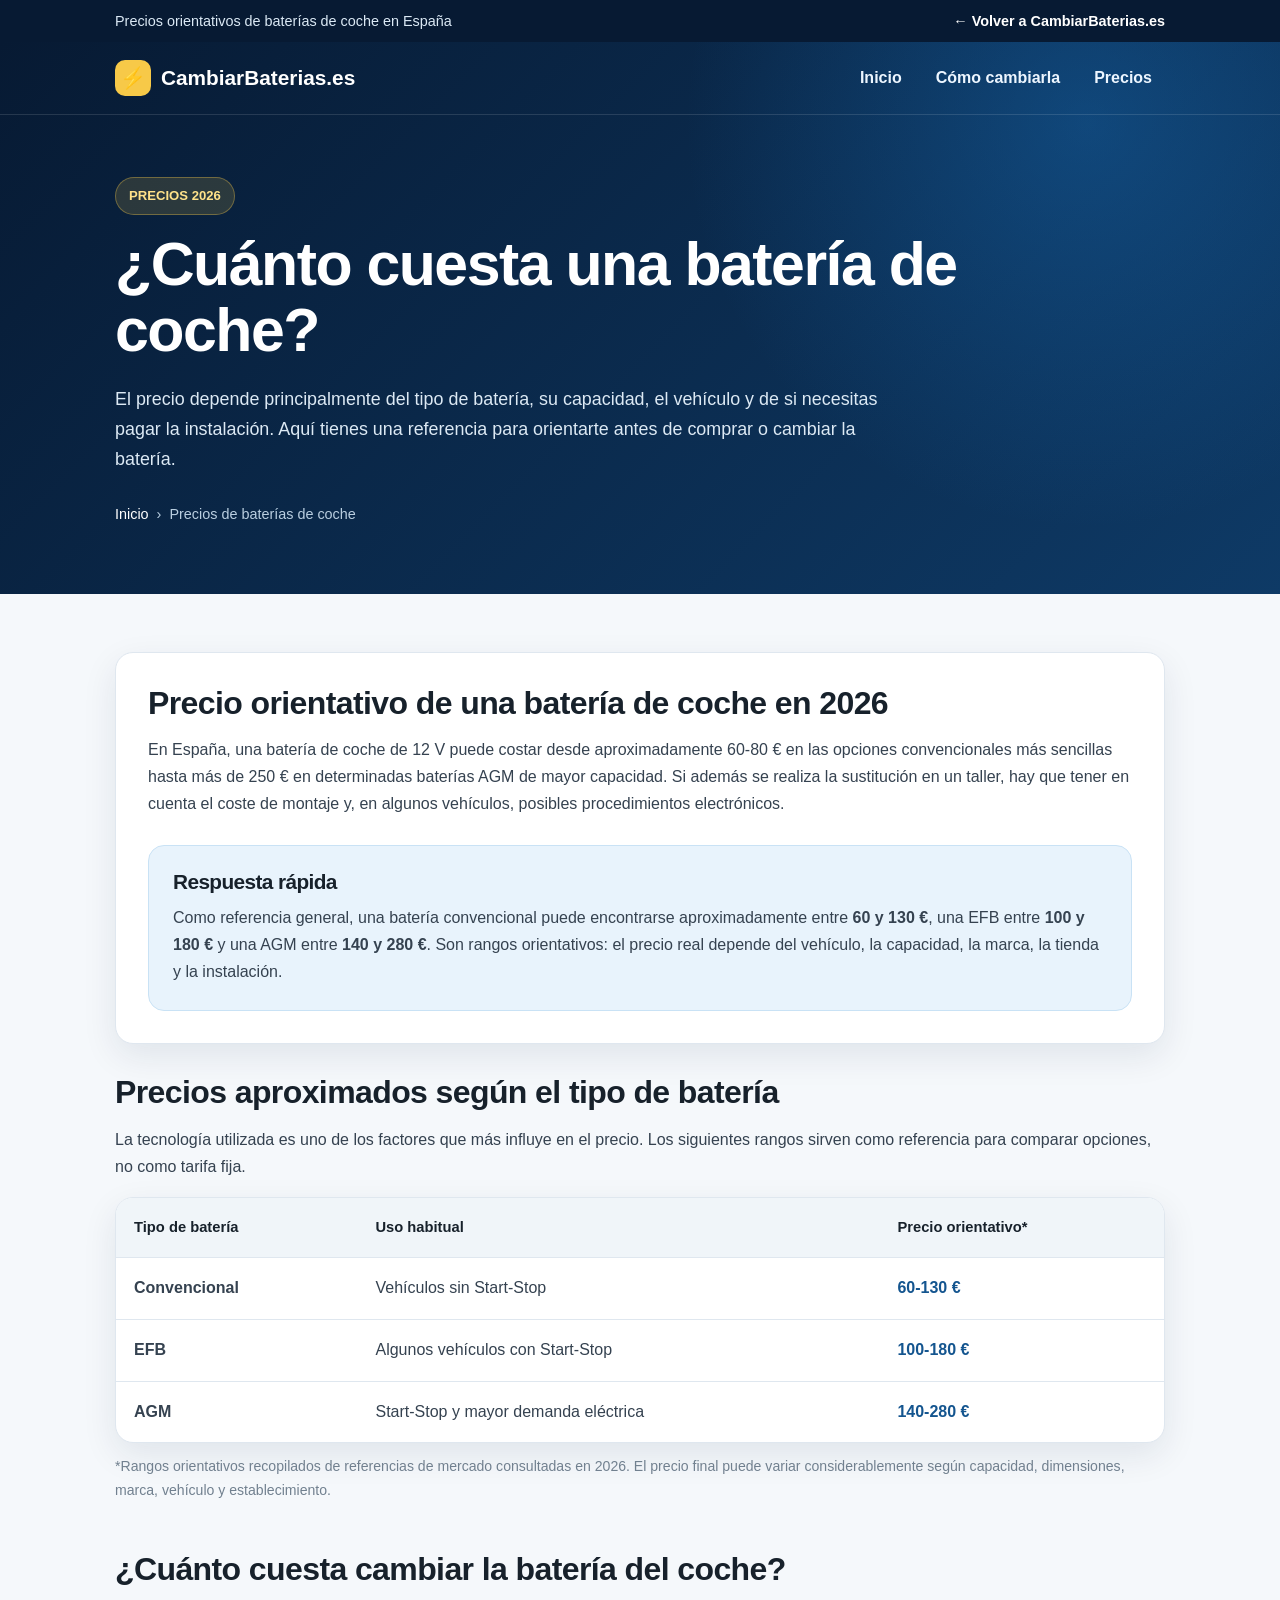
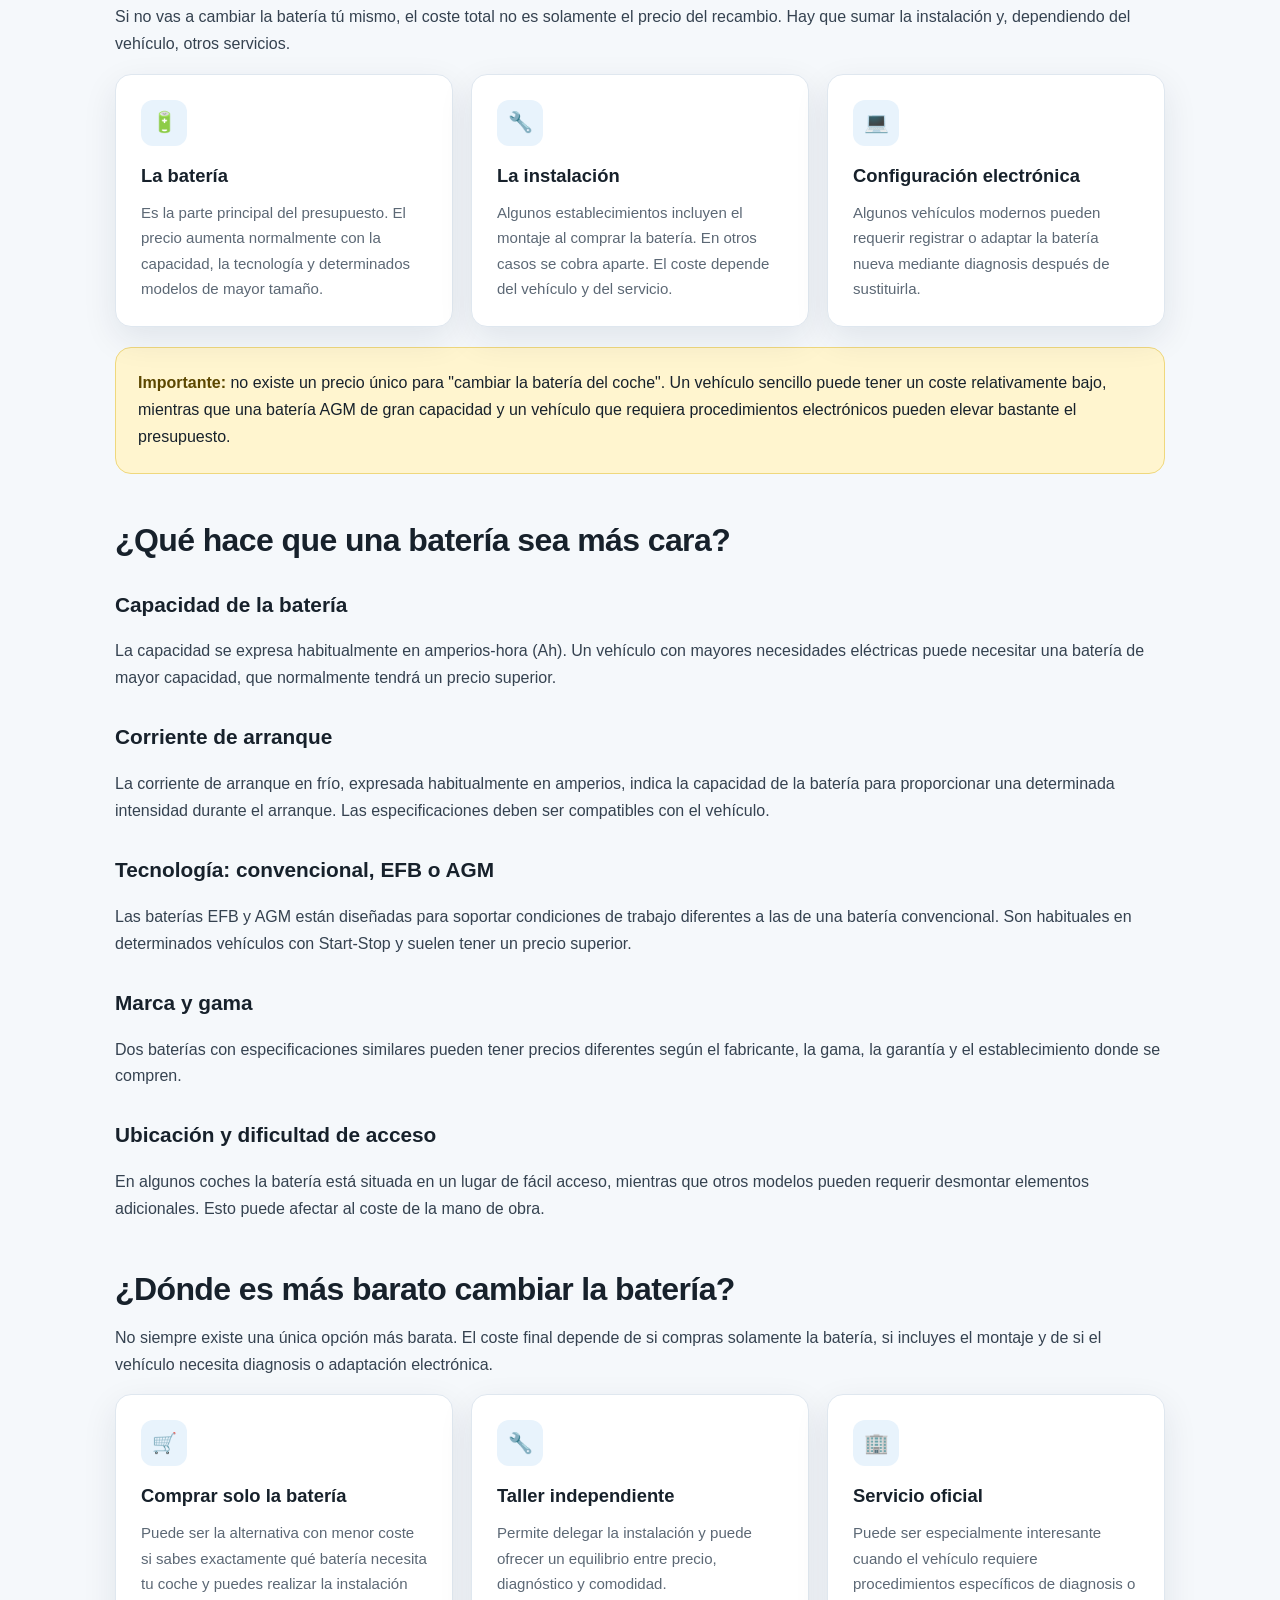
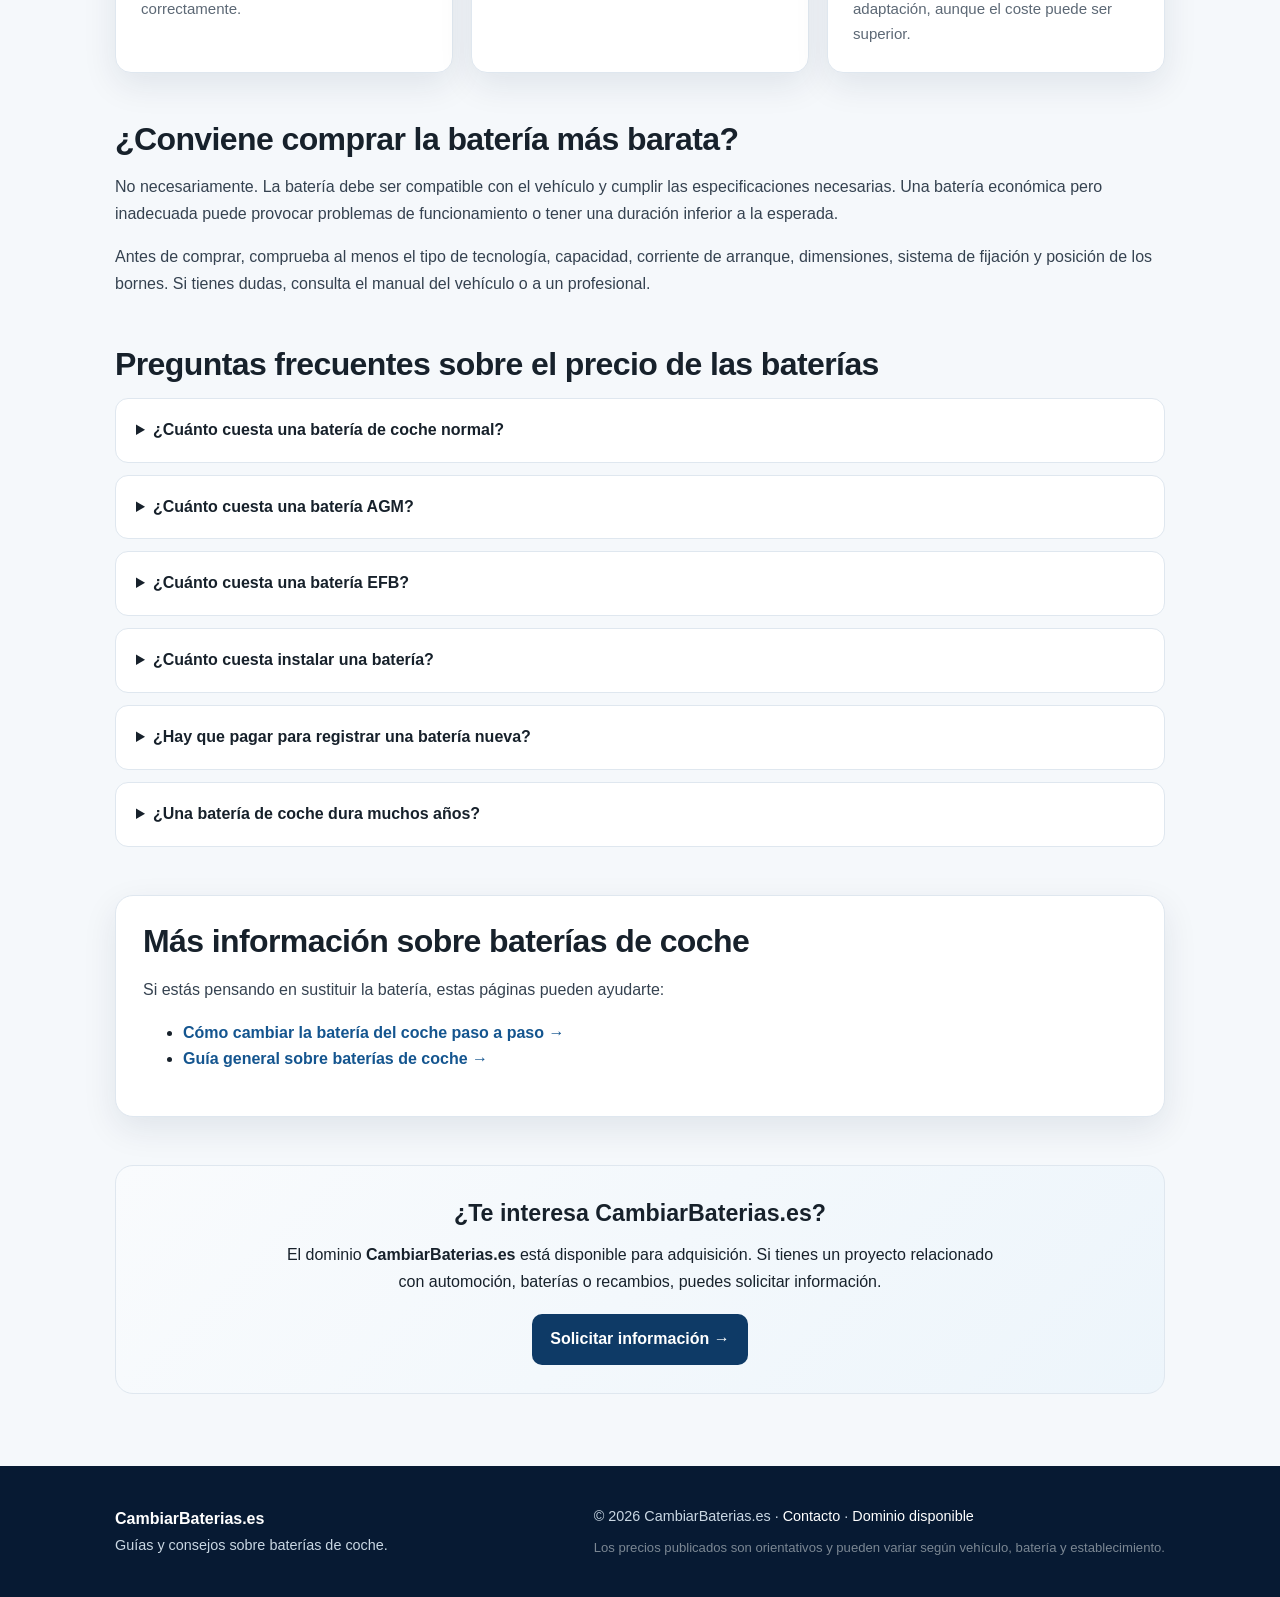
<file: precios.html>
<!DOCTYPE html>
<html lang="es">
<head>
    <meta charset="UTF-8">
    <meta name="viewport" content="width=device-width, initial-scale=1.0">

    <title>Precio de una batería de coche en 2026 | Cuánto cuesta cambiarla</title>
    <meta name="description" content="¿Cuánto cuesta una batería de coche? Consulta precios orientativos en España para baterías convencionales, EFB y AGM, además del coste de instalación y los factores que influyen en el precio.">
    <meta name="robots" content="index, follow">
    <link rel="canonical" href="https://cambiarbaterias.es/precios.html">
    <link rel="icon" href="cambiarbaterias_favicon.png" type="image/png">

    <meta property="og:title" content="Precio de una batería de coche en 2026">
    <meta property="og:description" content="Precios orientativos de baterías convencionales, EFB y AGM y coste de cambiar la batería del coche.">
    <meta property="og:type" content="article">
    <meta property="og:url" content="https://cambiarbaterias.es/precios.html">
    <meta property="og:site_name" content="CambiarBaterias.es">

    <!-- Google Analytics -->
    <script async src="https://www.googletagmanager.com/gtag/js?id=G-WTD85PB014"></script>
    <script>
        window.dataLayer = window.dataLayer || [];
        function gtag(){dataLayer.push(arguments);}
        gtag('js', new Date());
        gtag('config', 'G-WTD85PB014');
    </script>

    <!-- Structured data -->
    <script type="application/ld+json">
    {
      "@context": "https://schema.org",
      "@type": "Article",
      "headline": "Precio de una batería de coche en 2026: cuánto cuesta cambiarla",
      "description": "Guía orientativa sobre el precio de baterías de coche y el coste de su sustitución en España.",
      "mainEntityOfPage": {
        "@type": "WebPage",
        "@id": "https://cambiarbaterias.es/precios.html"
      },
      "publisher": {
        "@type": "Organization",
        "name": "CambiarBaterias.es"
      }
    }
    </script>

    <style>
        :root {
            --blue-950: #071a33;
            --blue-900: #0b2a4a;
            --blue-800: #0e3a66;
            --blue-700: #14558f;
            --blue-600: #1976c5;
            --blue-100: #e8f3fc;
            --yellow: #f7c948;
            --yellow-light: #fff5cf;
            --green: #176b4a;
            --text: #17212b;
            --muted: #5c6875;
            --bg: #f5f8fb;
            --white: #ffffff;
            --border: #dfe7ef;
            --shadow: 0 12px 35px rgba(8, 36, 64, .09);
            --radius: 18px;
        }

        * { box-sizing: border-box; }

        html { scroll-behavior: smooth; }

        body {
            margin: 0;
            font-family: Arial, Helvetica, sans-serif;
            color: var(--text);
            background: var(--bg);
            line-height: 1.68;
        }

        a { color: inherit; }

        .container {
            width: min(1050px, calc(100% - 40px));
            margin: 0 auto;
        }

        .topbar {
            background: var(--blue-950);
            color: #dbe9f5;
            font-size: .9rem;
            padding: 9px 0;
        }

        .topbar .container {
            display: flex;
            justify-content: space-between;
            gap: 20px;
            align-items: center;
        }

        .topbar a {
            color: white;
            text-decoration: none;
            font-weight: 700;
        }

        header {
            background:
                radial-gradient(circle at 85% 15%, rgba(25,118,197,.35), transparent 34%),
                linear-gradient(135deg, var(--blue-950), var(--blue-800));
            color: white;
        }

        nav {
            border-bottom: 1px solid rgba(255,255,255,.12);
        }

        .nav-inner {
            min-height: 72px;
            display: flex;
            align-items: center;
            justify-content: space-between;
            gap: 30px;
        }

        .brand {
            display: inline-flex;
            align-items: center;
            gap: 10px;
            text-decoration: none;
            font-weight: 900;
            font-size: 1.3rem;
        }

        .brand-icon {
            width: 36px;
            height: 36px;
            border-radius: 10px;
            display: grid;
            place-items: center;
            background: var(--yellow);
            color: var(--blue-950);
            font-weight: 900;
        }

        .nav-links {
            display: flex;
            align-items: center;
            gap: 8px;
        }

        .nav-links a {
            text-decoration: none;
            color: #edf6ff;
            padding: 9px 13px;
            border-radius: 9px;
            font-weight: 700;
        }

        .nav-links a:hover {
            background: rgba(255,255,255,.1);
        }

        .hero {
            padding: 62px 0 68px;
        }

        .eyebrow {
            display: inline-block;
            background: rgba(247,201,72,.15);
            color: #ffe28a;
            border: 1px solid rgba(247,201,72,.35);
            border-radius: 999px;
            padding: 7px 13px;
            font-size: .82rem;
            font-weight: 900;
            margin-bottom: 17px;
        }

        h1 {
            font-size: clamp(2.25rem, 5vw, 3.8rem);
            line-height: 1.08;
            letter-spacing: -1.5px;
            margin: 0 0 20px;
            max-width: 850px;
        }

        .hero p {
            color: #dce9f4;
            font-size: 1.12rem;
            max-width: 800px;
            margin: 0;
        }

        .breadcrumb {
            margin-top: 28px;
            font-size: .9rem;
            color: #b9cee0;
        }

        .breadcrumb a {
            color: white;
            text-decoration: none;
        }

        main {
            padding: 58px 0 72px;
        }

        .intro {
            background: white;
            border: 1px solid var(--border);
            border-radius: var(--radius);
            box-shadow: var(--shadow);
            padding: 32px;
            margin-bottom: 30px;
        }

        .intro p {
            color: #354250;
            margin: 0 0 15px;
        }

        .intro p:last-child {
            margin-bottom: 0;
        }

        .quick-answer {
            background: var(--blue-100);
            border: 1px solid #c9e2f5;
            border-radius: 16px;
            padding: 24px;
            margin: 28px 0 0;
        }

        .quick-answer h2 {
            margin: 0 0 10px;
            font-size: 1.3rem;
        }

        .quick-answer p {
            margin: 0;
        }

        .table-wrap {
            overflow-x: auto;
            background: white;
            border: 1px solid var(--border);
            border-radius: var(--radius);
            box-shadow: var(--shadow);
        }

        table {
            width: 100%;
            border-collapse: collapse;
            min-width: 650px;
        }

        th, td {
            text-align: left;
            padding: 17px 18px;
            border-bottom: 1px solid var(--border);
        }

        th {
            background: #f0f5f9;
            font-size: .92rem;
        }

        td {
            color: #354250;
        }

        tbody tr:last-child td {
            border-bottom: 0;
        }

        .price {
            color: var(--blue-700);
            font-weight: 900;
            white-space: nowrap;
        }

        .note {
            color: #71808f;
            font-size: .88rem;
            margin-top: 12px;
        }

        section {
            margin-bottom: 48px;
        }

        section h2 {
            font-size: 2rem;
            line-height: 1.18;
            margin: 0 0 14px;
            letter-spacing: -.6px;
        }

        section h3 {
            font-size: 1.3rem;
            margin: 28px 0 9px;
        }

        section p {
            color: #354250;
        }

        .cards {
            display: grid;
            grid-template-columns: repeat(3, 1fr);
            gap: 18px;
        }

        .card {
            background: white;
            border: 1px solid var(--border);
            border-radius: 16px;
            padding: 25px;
            box-shadow: var(--shadow);
        }

        .icon {
            width: 46px;
            height: 46px;
            border-radius: 12px;
            background: var(--blue-100);
            display: grid;
            place-items: center;
            font-size: 1.25rem;
            margin-bottom: 15px;
        }

        .card h3 {
            margin: 0 0 8px;
            font-size: 1.15rem;
        }

        .card p {
            margin: 0;
            font-size: .94rem;
            color: var(--muted);
        }

        .highlight {
            background: var(--yellow-light);
            border: 1px solid #efd87d;
            border-radius: 16px;
            padding: 22px;
            margin-top: 20px;
        }

        .highlight strong {
            color: #5c4700;
        }

        .faq {
            display: grid;
            gap: 12px;
        }

        .faq details {
            background: white;
            border: 1px solid var(--border);
            border-radius: 13px;
            padding: 18px 20px;
        }

        .faq summary {
            cursor: pointer;
            font-weight: 800;
        }

        .faq p {
            margin: 12px 0 0;
        }

        .links-box {
            background: white;
            border: 1px solid var(--border);
            border-radius: var(--radius);
            padding: 27px;
            box-shadow: var(--shadow);
        }

        .links-box a {
            color: var(--blue-700);
            font-weight: 800;
            text-decoration: none;
        }

        .links-box a:hover {
            text-decoration: underline;
        }

        .sale-box {
            background: linear-gradient(135deg, #f9fbfd, #edf5fb);
            border: 1px solid var(--border);
            border-radius: var(--radius);
            padding: 28px;
            text-align: center;
            margin-top: 48px;
        }

        .sale-box h2 {
            margin: 0 0 9px;
            font-size: 1.45rem;
        }

        .sale-box p {
            max-width: 720px;
            margin: 0 auto 18px;
        }

        .button {
            display: inline-flex;
            align-items: center;
            justify-content: center;
            text-decoration: none;
            padding: 12px 18px;
            border-radius: 10px;
            font-weight: 800;
            background: var(--blue-800);
            color: white;
        }

        .button:hover {
            background: var(--blue-700);
        }

        footer {
            background: var(--blue-950);
            color: #c9d7e3;
            padding: 38px 0;
        }

        .footer-inner {
            display: flex;
            justify-content: space-between;
            gap: 30px;
            align-items: center;
        }

        footer p {
            margin: 0;
            font-size: .9rem;
        }

        footer a {
            color: white;
            text-decoration: none;
        }

        .small-note {
            font-size: .82rem;
            color: #7b8793;
            margin-top: 9px;
        }

        @media (max-width: 850px) {
            .cards {
                grid-template-columns: 1fr 1fr;
            }
        }

        @media (max-width: 620px) {
            .container {
                width: min(100% - 28px, 1050px);
            }

            .topbar .container,
            .nav-inner,
            .footer-inner {
                flex-direction: column;
                align-items: flex-start;
            }

            .nav-inner {
                padding: 14px 0;
                gap: 12px;
            }

            .nav-links {
                width: 100%;
                justify-content: space-between;
            }

            .nav-links a {
                padding: 7px 8px;
                font-size: .88rem;
            }

            h1 {
                font-size: 2.3rem;
            }

            section h2 {
                font-size: 1.7rem;
            }

            .intro {
                padding: 25px 20px;
            }

            .cards {
                grid-template-columns: 1fr;
            }
        }
    </style>
</head>

<body>

    <div class="topbar">
        <div class="container">
            <span>Precios orientativos de baterías de coche en España</span>
            <a href="index.html">← Volver a CambiarBaterias.es</a>
        </div>
    </div>

    <header>
        <nav aria-label="Navegación principal">
            <div class="container nav-inner">
                <a class="brand" href="index.html" aria-label="CambiarBaterias.es - Inicio">
                    <span class="brand-icon">⚡</span>
                    <span>CambiarBaterias.es</span>
                </a>

                <div class="nav-links">
                    <a href="index.html">Inicio</a>
                    <a href="tutorial.html">Cómo cambiarla</a>
                    <a href="precios.html">Precios</a>
                </div>
            </div>
        </nav>

        <div class="container hero">
            <span class="eyebrow">PRECIOS 2026</span>
            <h1>¿Cuánto cuesta una batería de coche?</h1>
            <p>
                El precio depende principalmente del tipo de batería, su capacidad, el vehículo
                y de si necesitas pagar la instalación. Aquí tienes una referencia para orientarte
                antes de comprar o cambiar la batería.
            </p>

            <div class="breadcrumb">
                <a href="index.html">Inicio</a> &nbsp;›&nbsp; Precios de baterías de coche
            </div>
        </div>
    </header>

    <main>
        <div class="container">

            <section class="intro">
                <h2>Precio orientativo de una batería de coche en 2026</h2>
                <p>
                    En España, una batería de coche de 12 V puede costar desde aproximadamente
                    60-80 € en las opciones convencionales más sencillas hasta más de 250 € en
                    determinadas baterías AGM de mayor capacidad. Si además se realiza la sustitución
                    en un taller, hay que tener en cuenta el coste de montaje y, en algunos vehículos,
                    posibles procedimientos electrónicos.
                </p>

                <div class="quick-answer">
                    <h2>Respuesta rápida</h2>
                    <p>
                        Como referencia general, una batería convencional puede encontrarse
                        aproximadamente entre <strong>60 y 130 €</strong>, una EFB entre
                        <strong>100 y 180 €</strong> y una AGM entre <strong>140 y 280 €</strong>.
                        Son rangos orientativos: el precio real depende del vehículo, la capacidad,
                        la marca, la tienda y la instalación.
                    </p>
                </div>
            </section>

            <section>
                <h2>Precios aproximados según el tipo de batería</h2>
                <p>
                    La tecnología utilizada es uno de los factores que más influye en el precio.
                    Los siguientes rangos sirven como referencia para comparar opciones, no como
                    tarifa fija.
                </p>

                <div class="table-wrap">
                    <table>
                        <thead>
                            <tr>
                                <th>Tipo de batería</th>
                                <th>Uso habitual</th>
                                <th>Precio orientativo*</th>
                            </tr>
                        </thead>
                        <tbody>
                            <tr>
                                <td><strong>Convencional</strong></td>
                                <td>Vehículos sin Start-Stop</td>
                                <td class="price">60-130 €</td>
                            </tr>
                            <tr>
                                <td><strong>EFB</strong></td>
                                <td>Algunos vehículos con Start-Stop</td>
                                <td class="price">100-180 €</td>
                            </tr>
                            <tr>
                                <td><strong>AGM</strong></td>
                                <td>Start-Stop y mayor demanda eléctrica</td>
                                <td class="price">140-280 €</td>
                            </tr>
                        </tbody>
                    </table>
                </div>

                <p class="note">
                    *Rangos orientativos recopilados de referencias de mercado consultadas en 2026.
                    El precio final puede variar considerablemente según capacidad, dimensiones,
                    marca, vehículo y establecimiento.
                </p>
            </section>

            <section>
                <h2>¿Cuánto cuesta cambiar la batería del coche?</h2>

                <p>
                    Si no vas a cambiar la batería tú mismo, el coste total no es solamente el precio
                    del recambio. Hay que sumar la instalación y, dependiendo del vehículo, otros
                    servicios.
                </p>

                <div class="cards">
                    <article class="card">
                        <div class="icon">🔋</div>
                        <h3>La batería</h3>
                        <p>
                            Es la parte principal del presupuesto. El precio aumenta normalmente con
                            la capacidad, la tecnología y determinados modelos de mayor tamaño.
                        </p>
                    </article>

                    <article class="card">
                        <div class="icon">🔧</div>
                        <h3>La instalación</h3>
                        <p>
                            Algunos establecimientos incluyen el montaje al comprar la batería.
                            En otros casos se cobra aparte. El coste depende del vehículo y del servicio.
                        </p>
                    </article>

                    <article class="card">
                        <div class="icon">💻</div>
                        <h3>Configuración electrónica</h3>
                        <p>
                            Algunos vehículos modernos pueden requerir registrar o adaptar la batería
                            nueva mediante diagnosis después de sustituirla.
                        </p>
                    </article>
                </div>

                <div class="highlight">
                    <strong>Importante:</strong> no existe un precio único para "cambiar la batería
                    del coche". Un vehículo sencillo puede tener un coste relativamente bajo, mientras
                    que una batería AGM de gran capacidad y un vehículo que requiera procedimientos
                    electrónicos pueden elevar bastante el presupuesto.
                </div>
            </section>

            <section>
                <h2>¿Qué hace que una batería sea más cara?</h2>

                <h3>Capacidad de la batería</h3>
                <p>
                    La capacidad se expresa habitualmente en amperios-hora (Ah). Un vehículo con
                    mayores necesidades eléctricas puede necesitar una batería de mayor capacidad,
                    que normalmente tendrá un precio superior.
                </p>

                <h3>Corriente de arranque</h3>
                <p>
                    La corriente de arranque en frío, expresada habitualmente en amperios, indica
                    la capacidad de la batería para proporcionar una determinada intensidad durante
                    el arranque. Las especificaciones deben ser compatibles con el vehículo.
                </p>

                <h3>Tecnología: convencional, EFB o AGM</h3>
                <p>
                    Las baterías EFB y AGM están diseñadas para soportar condiciones de trabajo
                    diferentes a las de una batería convencional. Son habituales en determinados
                    vehículos con Start-Stop y suelen tener un precio superior.
                </p>

                <h3>Marca y gama</h3>
                <p>
                    Dos baterías con especificaciones similares pueden tener precios diferentes según
                    el fabricante, la gama, la garantía y el establecimiento donde se compren.
                </p>

                <h3>Ubicación y dificultad de acceso</h3>
                <p>
                    En algunos coches la batería está situada en un lugar de fácil acceso, mientras
                    que otros modelos pueden requerir desmontar elementos adicionales. Esto puede
                    afectar al coste de la mano de obra.
                </p>
            </section>

            <section>
                <h2>¿Dónde es más barato cambiar la batería?</h2>

                <p>
                    No siempre existe una única opción más barata. El coste final depende de si compras
                    solamente la batería, si incluyes el montaje y de si el vehículo necesita diagnosis
                    o adaptación electrónica.
                </p>

                <div class="cards">
                    <article class="card">
                        <div class="icon">🛒</div>
                        <h3>Comprar solo la batería</h3>
                        <p>
                            Puede ser la alternativa con menor coste si sabes exactamente qué batería
                            necesita tu coche y puedes realizar la instalación correctamente.
                        </p>
                    </article>

                    <article class="card">
                        <div class="icon">🔧</div>
                        <h3>Taller independiente</h3>
                        <p>
                            Permite delegar la instalación y puede ofrecer un equilibrio entre precio,
                            diagnóstico y comodidad.
                        </p>
                    </article>

                    <article class="card">
                        <div class="icon">🏢</div>
                        <h3>Servicio oficial</h3>
                        <p>
                            Puede ser especialmente interesante cuando el vehículo requiere procedimientos
                            específicos de diagnosis o adaptación, aunque el coste puede ser superior.
                        </p>
                    </article>
                </div>
            </section>

            <section>
                <h2>¿Conviene comprar la batería más barata?</h2>

                <p>
                    No necesariamente. La batería debe ser compatible con el vehículo y cumplir las
                    especificaciones necesarias. Una batería económica pero inadecuada puede provocar
                    problemas de funcionamiento o tener una duración inferior a la esperada.
                </p>

                <p>
                    Antes de comprar, comprueba al menos el tipo de tecnología, capacidad, corriente
                    de arranque, dimensiones, sistema de fijación y posición de los bornes. Si tienes
                    dudas, consulta el manual del vehículo o a un profesional.
                </p>
            </section>

            <section>
                <h2>Preguntas frecuentes sobre el precio de las baterías</h2>

                <div class="faq">
                    <details>
                        <summary>¿Cuánto cuesta una batería de coche normal?</summary>
                        <p>
                            Como referencia, una batería convencional puede situarse aproximadamente
                            entre 60 y 130 €, aunque existen opciones fuera de ese rango dependiendo
                            de capacidad, marca y vehículo.
                        </p>
                    </details>

                    <details>
                        <summary>¿Cuánto cuesta una batería AGM?</summary>
                        <p>
                            Una AGM puede situarse aproximadamente entre 140 y 280 € en función de
                            capacidad, marca y modelo. Algunas baterías de mayor tamaño o gama pueden
                            superar este rango.
                        </p>
                    </details>

                    <details>
                        <summary>¿Cuánto cuesta una batería EFB?</summary>
                        <p>
                            Como orientación, una EFB puede encontrarse aproximadamente entre 100 y
                            180 €. El precio depende de las especificaciones y del fabricante.
                        </p>
                    </details>

                    <details>
                        <summary>¿Cuánto cuesta instalar una batería?</summary>
                        <p>
                            El coste depende del establecimiento y del vehículo. Algunas tiendas o
                            servicios incluyen el montaje al comprar la batería, mientras que otros
                            cobran la instalación por separado.
                        </p>
                    </details>

                    <details>
                        <summary>¿Hay que pagar para registrar una batería nueva?</summary>
                        <p>
                            Algunos vehículos requieren registrar o adaptar electrónicamente la batería
                            después del cambio. No todos los coches lo necesitan, por lo que hay que
                            comprobar el procedimiento específico del modelo.
                        </p>
                    </details>

                    <details>
                        <summary>¿Una batería de coche dura muchos años?</summary>
                        <p>
                            La duración depende del vehículo, uso, clima, calidad de la batería y otros
                            factores. Bosch Car Service señala una duración general de alrededor de
                            3 a 5 años, aunque puede variar. citeturn0search1
                        </p>
                    </details>
                </div>
            </section>

            <section class="links-box">
                <h2>Más información sobre baterías de coche</h2>
                <p>
                    Si estás pensando en sustituir la batería, estas páginas pueden ayudarte:
                </p>
                <ul>
                    <li><a href="tutorial.html">Cómo cambiar la batería del coche paso a paso →</a></li>
                    <li><a href="index.html">Guía general sobre baterías de coche →</a></li>
                </ul>
            </section>

            <div class="sale-box">
                <h2>¿Te interesa CambiarBaterias.es?</h2>
                <p>
                    El dominio <strong>CambiarBaterias.es</strong> está disponible para adquisición.
                    Si tienes un proyecto relacionado con automoción, baterías o recambios,
                    puedes solicitar información.
                </p>
                <a class="button" href="mailto:admin@cambiarbaterias.es">Solicitar información →</a>
            </div>

        </div>
    </main>

    <footer>
        <div class="container footer-inner">
            <div>
                <strong style="color:white;">CambiarBaterias.es</strong>
                <p>Guías y consejos sobre baterías de coche.</p>
            </div>

            <div>
                <p>
                    © 2026 CambiarBaterias.es ·
                    <a href="mailto:admin@cambiarbaterias.es">Contacto</a> ·
                    <a href="mailto:admin@cambiarbaterias.es">Dominio disponible</a>
                </p>
                <p class="small-note">
                    Los precios publicados son orientativos y pueden variar según vehículo, batería y establecimiento.
                </p>
            </div>
        </div>
    </footer>

</body>
</html>
</file>
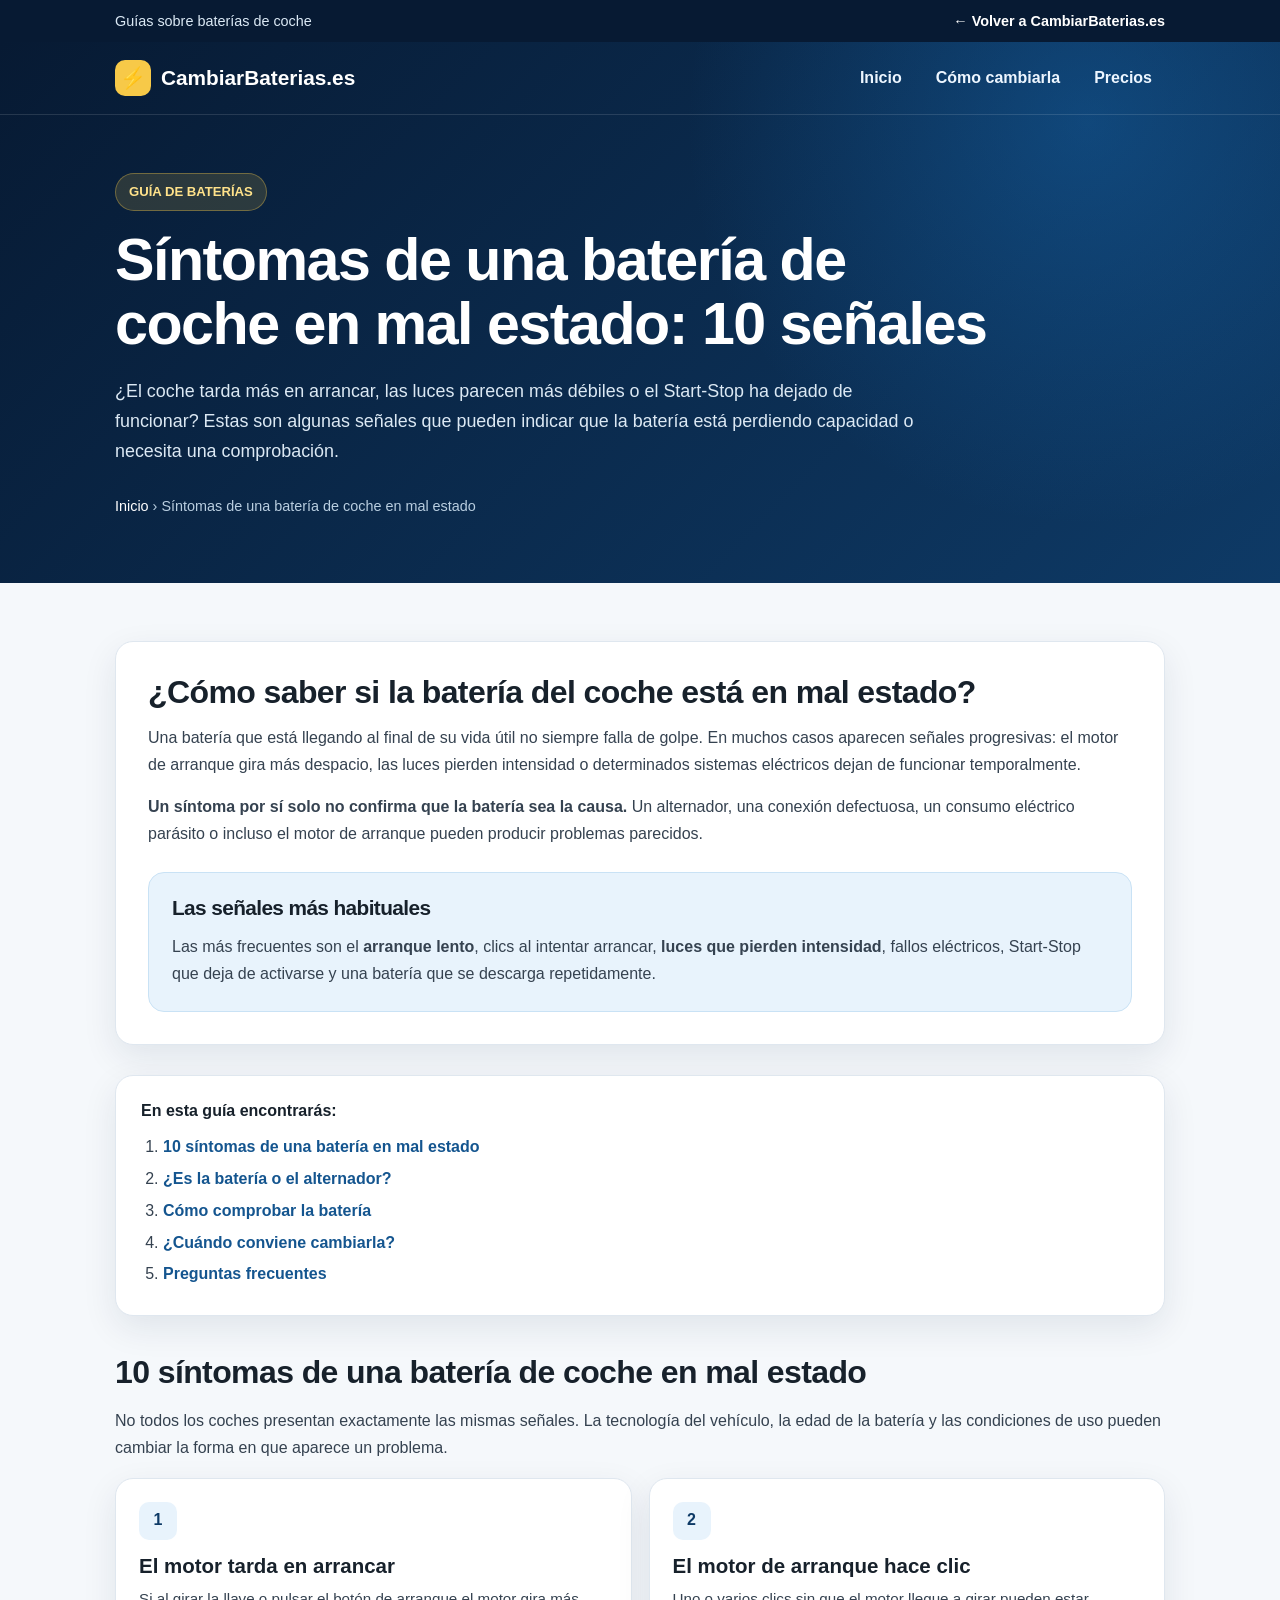
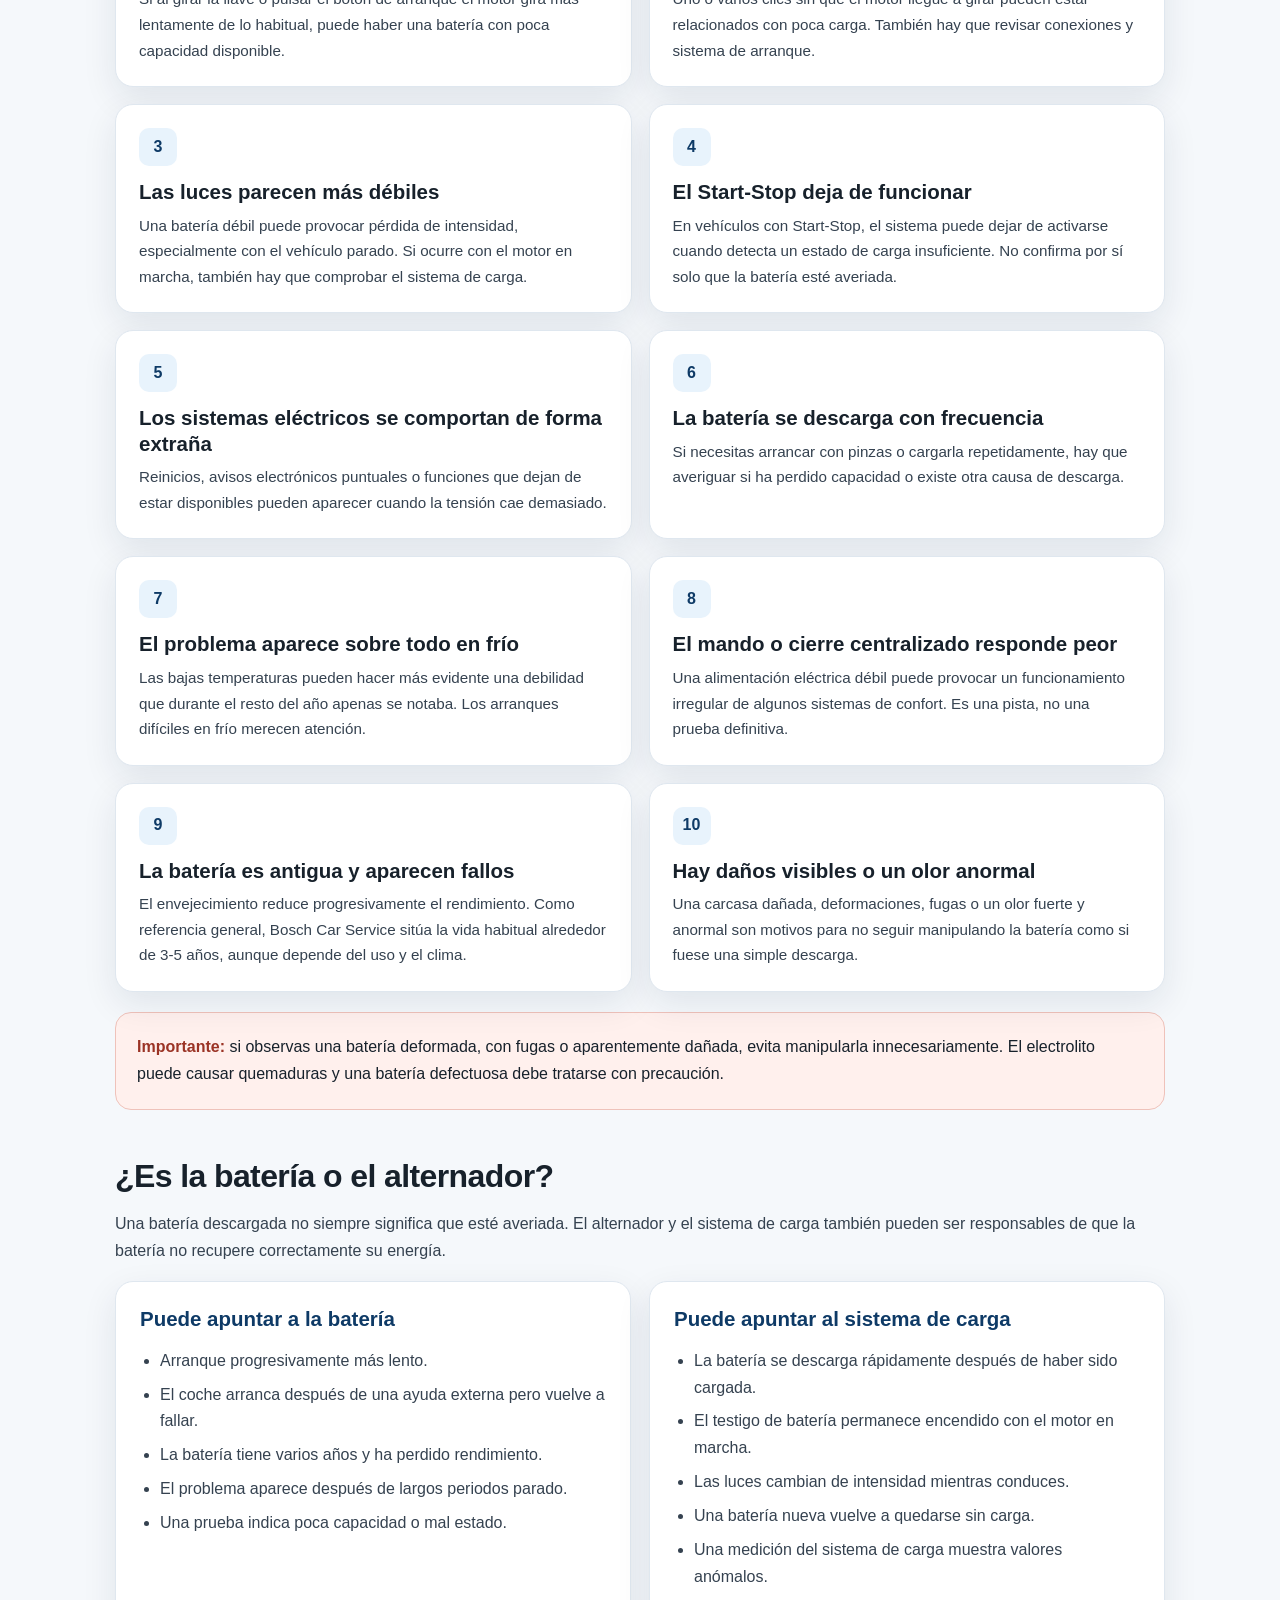
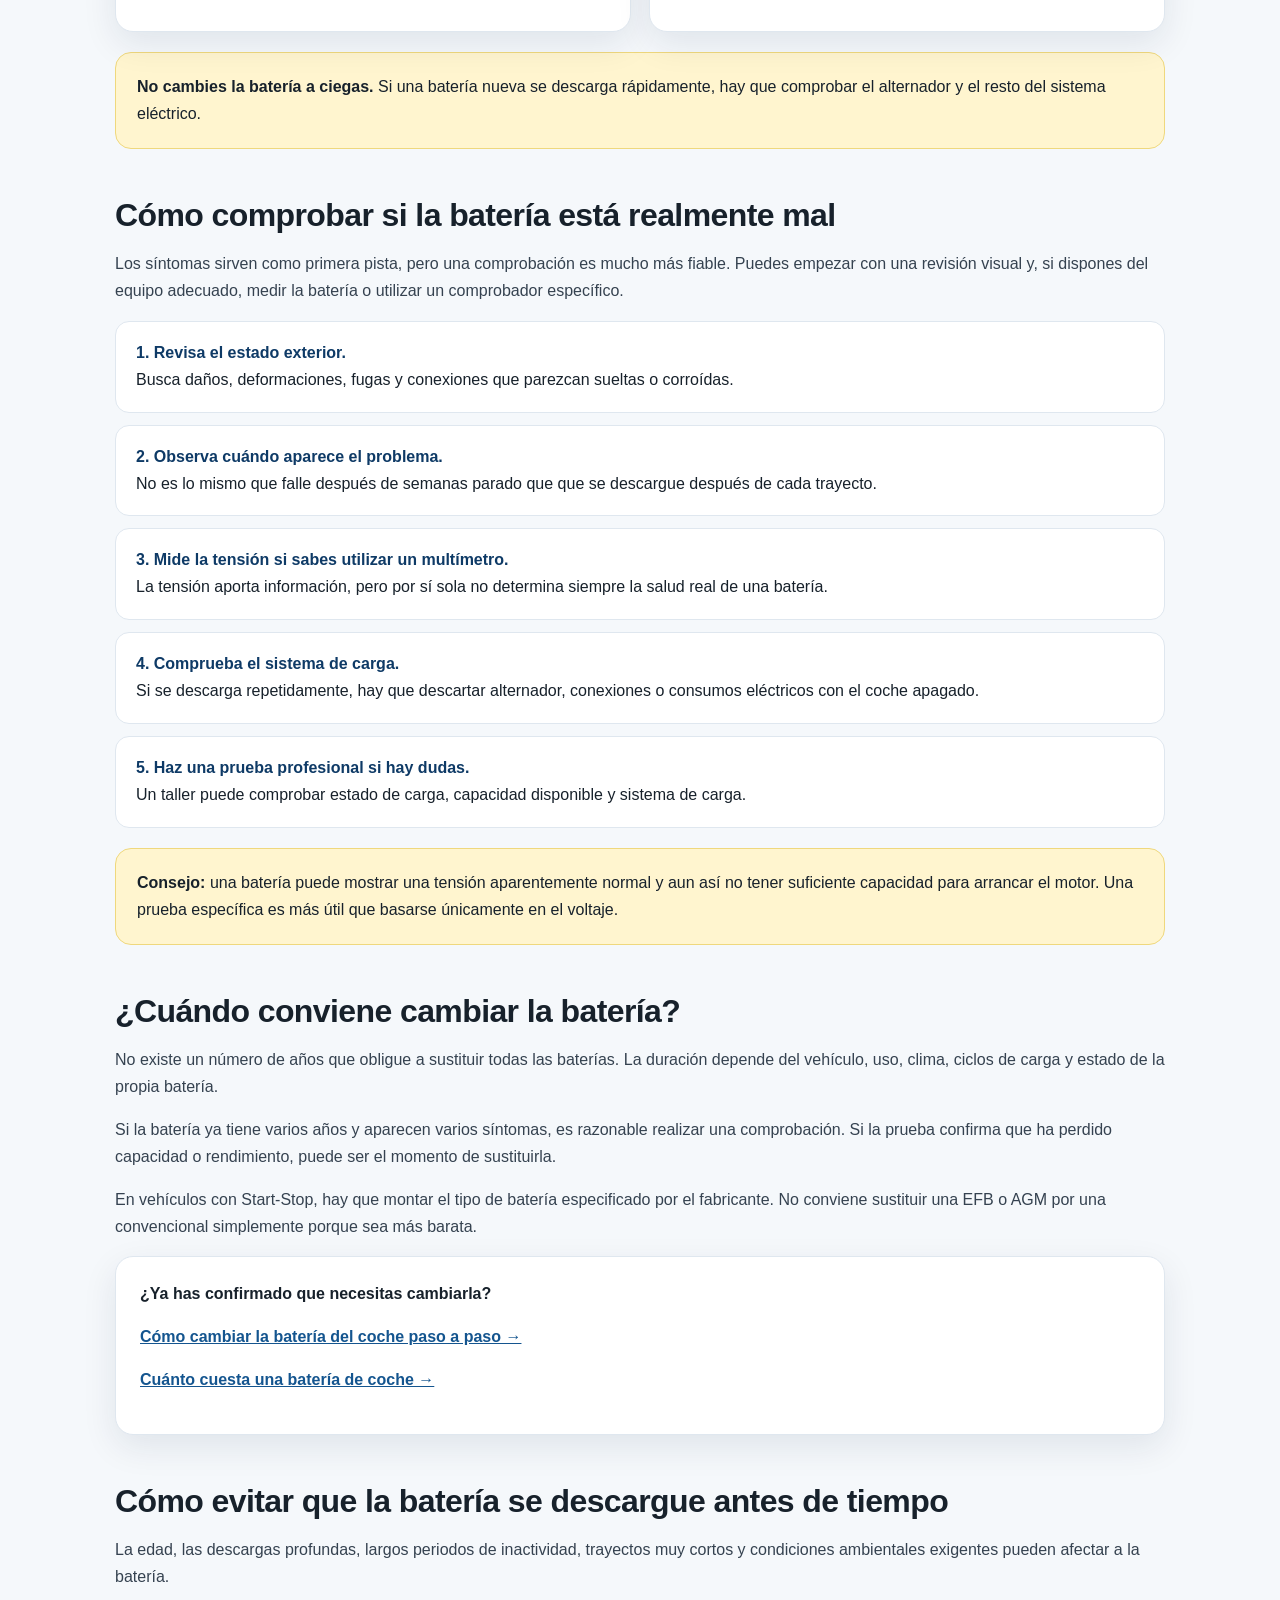
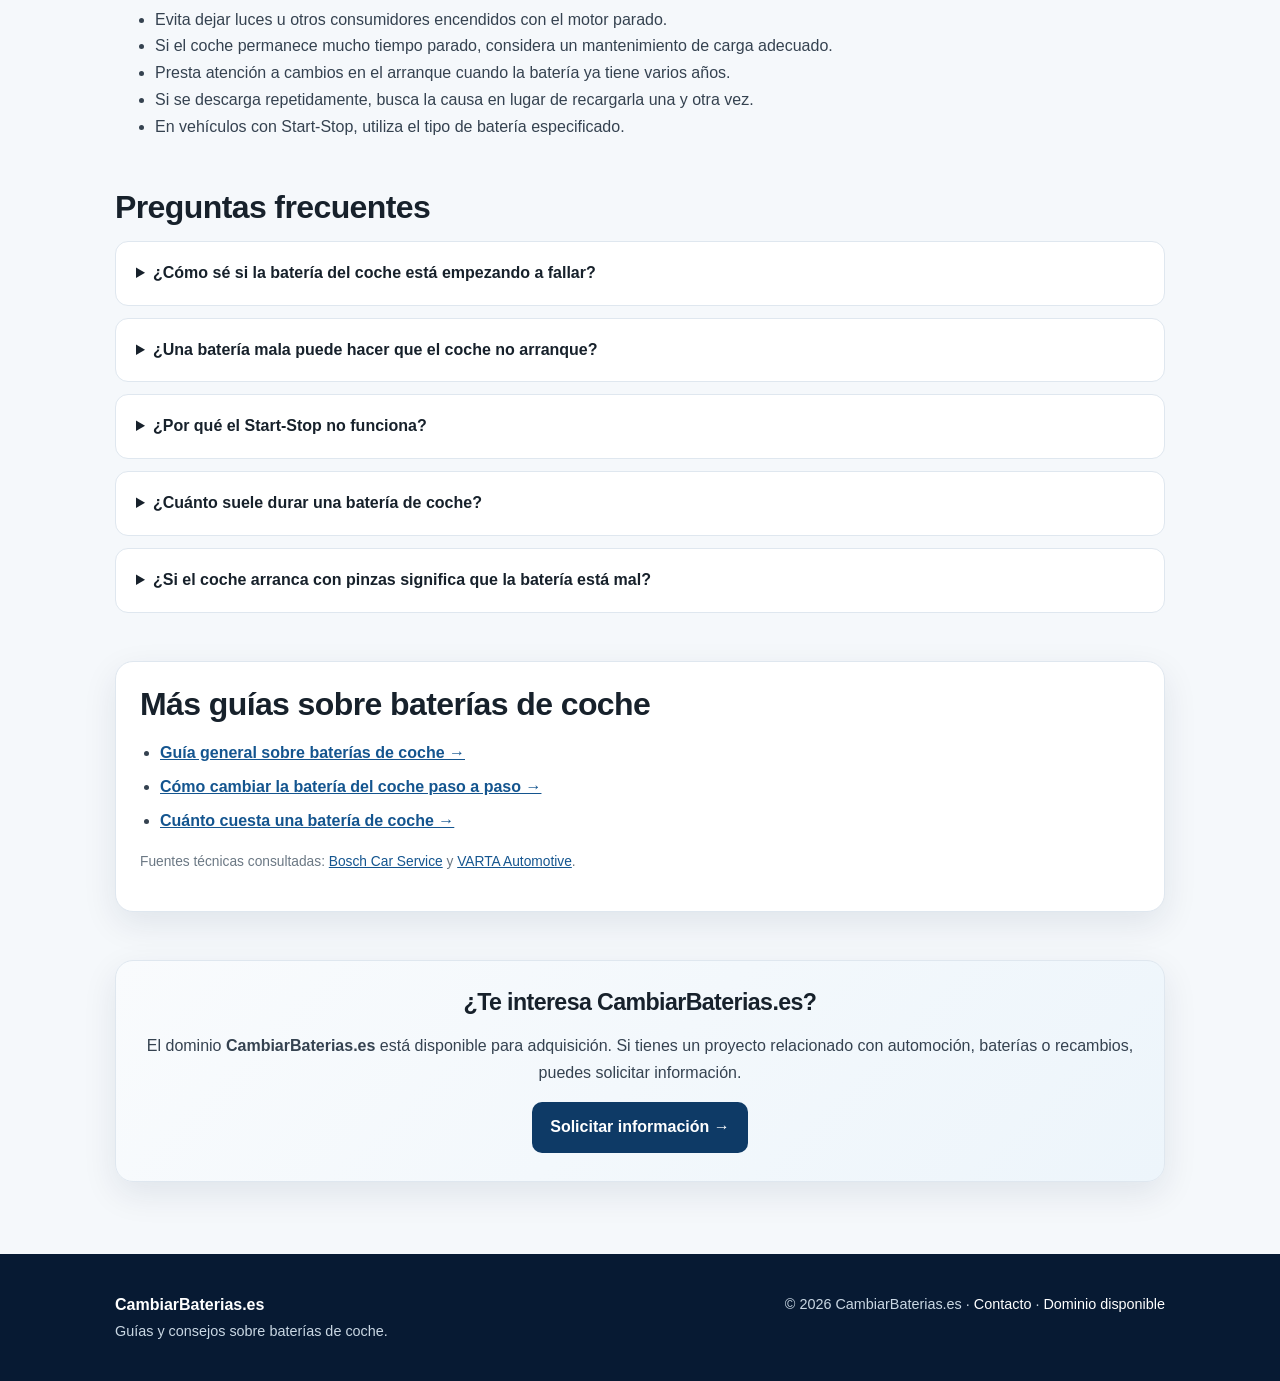
<file: sintomas-bateria-coche.html>
<!doctype html>
<html lang="es">
<head>
<meta charset="utf-8">
<meta name="viewport" content="width=device-width,initial-scale=1">
<title>Síntomas de una batería de coche en mal estado: 10 señales</title>
<meta name="description" content="Descubre 10 síntomas de una batería de coche en mal estado: arranque lento, clics, luces débiles, Start-Stop y otras señales. Aprende a distinguir batería y alternador.">
<meta name="robots" content="index,follow">
<link rel="canonical" href="https://cambiarbaterias.es/sintomas-bateria-coche.html">
<link rel="icon" href="cambiarbaterias_favicon.png" type="image/png">
<meta property="og:title" content="10 síntomas de una batería de coche en mal estado">
<meta property="og:description" content="Señales habituales de una batería de coche débil o defectuosa y cómo comprobar qué está fallando.">
<meta property="og:type" content="article">
<meta property="og:url" content="https://cambiarbaterias.es/sintomas-bateria-coche.html">
<script async src="https://www.googletagmanager.com/gtag/js?id=G-WTD85PB014"></script>
<script>window.dataLayer=window.dataLayer||[];function gtag(){dataLayer.push(arguments)}gtag('js',new Date());gtag('config','G-WTD85PB014');</script>
<script type="application/ld+json">
{"@context":"https://schema.org","@type":"Article","headline":"Síntomas de una batería de coche en mal estado: 10 señales","description":"Guía para reconocer los síntomas habituales de una batería de coche débil o defectuosa.","mainEntityOfPage":{"@type":"WebPage","@id":"https://cambiarbaterias.es/sintomas-bateria-coche.html"},"publisher":{"@type":"Organization","name":"CambiarBaterias.es"},"inLanguage":"es-ES"}
</script>
<style>
:root{--b:#071a33;--b2:#0e3a66;--bl:#e8f3fc;--y:#f7c948;--t:#17212b;--m:#5c6875;--bg:#f5f8fb;--w:#fff;--bd:#dfe7ef;--sh:0 12px 35px rgba(8,36,64,.09)}
*{box-sizing:border-box}html{scroll-behavior:smooth}body{margin:0;font-family:Arial,Helvetica,sans-serif;color:var(--t);background:var(--bg);line-height:1.68}a{color:inherit}.c{width:min(1050px,calc(100% - 40px));margin:auto}
.top{background:var(--b);color:#dbe9f5;padding:9px 0;font-size:.9rem}.top .c{display:flex;justify-content:space-between}.top a{color:#fff;text-decoration:none;font-weight:700}
header{background:radial-gradient(circle at 85% 15%,rgba(25,118,197,.35),transparent 34%),linear-gradient(135deg,var(--b),var(--b2));color:#fff}
nav{border-bottom:1px solid rgba(255,255,255,.12)}.nav{min-height:72px;display:flex;align-items:center;justify-content:space-between;gap:25px}.brand{text-decoration:none;font-weight:900;font-size:1.3rem;display:flex;align-items:center;gap:10px}.ico{width:36px;height:36px;border-radius:10px;display:grid;place-items:center;background:var(--y);color:var(--b)}.links{display:flex;gap:8px}.links a{text-decoration:none;color:#edf6ff;padding:9px 13px;border-radius:9px;font-weight:700}.links a:hover{background:rgba(255,255,255,.1)}
.hero{padding:58px 0 64px}.ey{display:inline-block;background:rgba(247,201,72,.15);color:#ffe28a;border:1px solid rgba(247,201,72,.35);border-radius:999px;padding:7px 13px;font-size:.82rem;font-weight:900;margin-bottom:17px}h1{font-size:clamp(2.25rem,5vw,3.7rem);line-height:1.08;letter-spacing:-1.5px;margin:0 0 20px;max-width:900px}.hero p{color:#dce9f4;font-size:1.12rem;max-width:820px}.crumb{margin-top:28px;font-size:.9rem;color:#b9cee0}.crumb a{color:#fff;text-decoration:none}
main{padding:58px 0 72px}section{margin-bottom:48px}h2{font-size:2rem;line-height:1.18;margin:0 0 14px;letter-spacing:-.6px}h3{font-size:1.28rem;line-height:1.25;margin:0 0 8px}p,li{color:#354250}.intro,.sym,.box,.toc,.sale{background:#fff;border:1px solid var(--bd);border-radius:18px;box-shadow:var(--sh)}.intro{padding:32px;margin-bottom:30px}.intro p{margin:0 0 15px}.quick{background:var(--bl);border:1px solid #c9e2f5;border-radius:16px;padding:23px;margin-top:24px}.quick h2{font-size:1.3rem}.quick p{margin:0}.toc{padding:22px 25px;margin-bottom:38px}.toc strong{display:block;margin-bottom:9px}.toc ol{margin:0;padding-left:22px}.toc li{margin:5px 0}.toc a{color:#14558f;text-decoration:none;font-weight:700}
.grid{display:grid;grid-template-columns:1fr 1fr;gap:17px}.sym{padding:23px}.n{width:38px;height:38px;border-radius:10px;background:var(--bl);color:var(--b2);display:grid;place-items:center;font-weight:900;margin-bottom:13px}.sym p{margin:0;font-size:.95rem}
.hl{background:#fff5cf;border:1px solid #efd87d;border-radius:16px;padding:21px;margin-top:20px}.warn{background:#fff0ed;border:1px solid #efc2ba;border-radius:16px;padding:21px;margin-top:20px}.warn strong{color:#9b3325}
.compare{display:grid;grid-template-columns:1fr 1fr;gap:18px}.box{padding:24px}.box h3{color:var(--b2)}.box ul{padding-left:20px}.box li{margin:7px 0}.steps{display:grid;gap:12px}.step{background:#fff;border:1px solid var(--bd);border-radius:14px;padding:18px 20px}.step strong{color:var(--b2)}
.faq{display:grid;gap:12px}.faq details{background:#fff;border:1px solid var(--bd);border-radius:13px;padding:18px 20px}.faq summary{cursor:pointer;font-weight:800}.faq p{margin:12px 0 0}
.source{font-size:.86rem;color:#6b7884}.source a{color:#14558f}.sale{text-align:center;padding:28px;margin-top:48px;background:linear-gradient(135deg,#f9fbfd,#edf5fb)}.sale h2{font-size:1.45rem}.btn{display:inline-block;padding:12px 18px;border-radius:10px;background:var(--b2);color:#fff;text-decoration:none;font-weight:800}
footer{background:var(--b);color:#c9d7e3;padding:38px 0}.foot{display:flex;justify-content:space-between;gap:30px}.foot p{color:#c9d7e3;margin:0;font-size:.9rem}.foot a{color:#fff;text-decoration:none}
@media(max-width:760px){.grid,.compare{grid-template-columns:1fr}}@media(max-width:620px){.c{width:min(100% - 28px,1050px)}.top .c,.nav,.foot{flex-direction:column;align-items:flex-start}.nav{padding:14px 0}.links{width:100%;justify-content:space-between}.links a{padding:7px 8px;font-size:.88rem}h1{font-size:2.3rem}h2{font-size:1.7rem}.intro{padding:25px 20px}}
</style>
</head>
<body>
<div class="top"><div class="c"><span>Guías sobre baterías de coche</span><a href="index.html">← Volver a CambiarBaterias.es</a></div></div>
<header>
<nav><div class="c nav"><a class="brand" href="index.html"><span class="ico">⚡</span>CambiarBaterias.es</a><div class="links"><a href="index.html">Inicio</a><a href="tutorial.html">Cómo cambiarla</a><a href="precios.html">Precios</a></div></div></nav>
<div class="c hero"><span class="ey">GUÍA DE BATERÍAS</span><h1>Síntomas de una batería de coche en mal estado: 10 señales</h1><p>¿El coche tarda más en arrancar, las luces parecen más débiles o el Start-Stop ha dejado de funcionar? Estas son algunas señales que pueden indicar que la batería está perdiendo capacidad o necesita una comprobación.</p><div class="crumb"><a href="index.html">Inicio</a> › Síntomas de una batería de coche en mal estado</div></div>
</header>
<main><div class="c">

<div class="intro"><h2>¿Cómo saber si la batería del coche está en mal estado?</h2><p>Una batería que está llegando al final de su vida útil no siempre falla de golpe. En muchos casos aparecen señales progresivas: el motor de arranque gira más despacio, las luces pierden intensidad o determinados sistemas eléctricos dejan de funcionar temporalmente.</p><p><strong>Un síntoma por sí solo no confirma que la batería sea la causa.</strong> Un alternador, una conexión defectuosa, un consumo eléctrico parásito o incluso el motor de arranque pueden producir problemas parecidos.</p><div class="quick"><h2>Las señales más habituales</h2><p>Las más frecuentes son el <strong>arranque lento</strong>, clics al intentar arrancar, <strong>luces que pierden intensidad</strong>, fallos eléctricos, Start-Stop que deja de activarse y una batería que se descarga repetidamente.</p></div></div>

<div class="toc"><strong>En esta guía encontrarás:</strong><ol><li><a href="#sintomas">10 síntomas de una batería en mal estado</a></li><li><a href="#alternador">¿Es la batería o el alternador?</a></li><li><a href="#comprobar">Cómo comprobar la batería</a></li><li><a href="#cambiar">¿Cuándo conviene cambiarla?</a></li><li><a href="#faq">Preguntas frecuentes</a></li></ol></div>

<section id="sintomas"><h2>10 síntomas de una batería de coche en mal estado</h2><p>No todos los coches presentan exactamente las mismas señales. La tecnología del vehículo, la edad de la batería y las condiciones de uso pueden cambiar la forma en que aparece un problema.</p>
<div class="grid">
<article class="sym"><div class="n">1</div><h3>El motor tarda en arrancar</h3><p>Si al girar la llave o pulsar el botón de arranque el motor gira más lentamente de lo habitual, puede haber una batería con poca capacidad disponible.</p></article>
<article class="sym"><div class="n">2</div><h3>El motor de arranque hace clic</h3><p>Uno o varios clics sin que el motor llegue a girar pueden estar relacionados con poca carga. También hay que revisar conexiones y sistema de arranque.</p></article>
<article class="sym"><div class="n">3</div><h3>Las luces parecen más débiles</h3><p>Una batería débil puede provocar pérdida de intensidad, especialmente con el vehículo parado. Si ocurre con el motor en marcha, también hay que comprobar el sistema de carga.</p></article>
<article class="sym"><div class="n">4</div><h3>El Start-Stop deja de funcionar</h3><p>En vehículos con Start-Stop, el sistema puede dejar de activarse cuando detecta un estado de carga insuficiente. No confirma por sí solo que la batería esté averiada.</p></article>
<article class="sym"><div class="n">5</div><h3>Los sistemas eléctricos se comportan de forma extraña</h3><p>Reinicios, avisos electrónicos puntuales o funciones que dejan de estar disponibles pueden aparecer cuando la tensión cae demasiado.</p></article>
<article class="sym"><div class="n">6</div><h3>La batería se descarga con frecuencia</h3><p>Si necesitas arrancar con pinzas o cargarla repetidamente, hay que averiguar si ha perdido capacidad o existe otra causa de descarga.</p></article>
<article class="sym"><div class="n">7</div><h3>El problema aparece sobre todo en frío</h3><p>Las bajas temperaturas pueden hacer más evidente una debilidad que durante el resto del año apenas se notaba. Los arranques difíciles en frío merecen atención.</p></article>
<article class="sym"><div class="n">8</div><h3>El mando o cierre centralizado responde peor</h3><p>Una alimentación eléctrica débil puede provocar un funcionamiento irregular de algunos sistemas de confort. Es una pista, no una prueba definitiva.</p></article>
<article class="sym"><div class="n">9</div><h3>La batería es antigua y aparecen fallos</h3><p>El envejecimiento reduce progresivamente el rendimiento. Como referencia general, Bosch Car Service sitúa la vida habitual alrededor de 3-5 años, aunque depende del uso y el clima.</p></article>
<article class="sym"><div class="n">10</div><h3>Hay daños visibles o un olor anormal</h3><p>Una carcasa dañada, deformaciones, fugas o un olor fuerte y anormal son motivos para no seguir manipulando la batería como si fuese una simple descarga.</p></article>
</div>
<div class="warn"><strong>Importante:</strong> si observas una batería deformada, con fugas o aparentemente dañada, evita manipularla innecesariamente. El electrolito puede causar quemaduras y una batería defectuosa debe tratarse con precaución.</div>
</section>

<section id="alternador"><h2>¿Es la batería o el alternador?</h2><p>Una batería descargada no siempre significa que esté averiada. El alternador y el sistema de carga también pueden ser responsables de que la batería no recupere correctamente su energía.</p>
<div class="compare"><div class="box"><h3>Puede apuntar a la batería</h3><ul><li>Arranque progresivamente más lento.</li><li>El coche arranca después de una ayuda externa pero vuelve a fallar.</li><li>La batería tiene varios años y ha perdido rendimiento.</li><li>El problema aparece después de largos periodos parado.</li><li>Una prueba indica poca capacidad o mal estado.</li></ul></div>
<div class="box"><h3>Puede apuntar al sistema de carga</h3><ul><li>La batería se descarga rápidamente después de haber sido cargada.</li><li>El testigo de batería permanece encendido con el motor en marcha.</li><li>Las luces cambian de intensidad mientras conduces.</li><li>Una batería nueva vuelve a quedarse sin carga.</li><li>Una medición del sistema de carga muestra valores anómalos.</li></ul></div></div>
<div class="hl"><strong>No cambies la batería a ciegas.</strong> Si una batería nueva se descarga rápidamente, hay que comprobar el alternador y el resto del sistema eléctrico.</div>
</section>

<section id="comprobar"><h2>Cómo comprobar si la batería está realmente mal</h2><p>Los síntomas sirven como primera pista, pero una comprobación es mucho más fiable. Puedes empezar con una revisión visual y, si dispones del equipo adecuado, medir la batería o utilizar un comprobador específico.</p>
<div class="steps">
<div class="step"><strong>1. Revisa el estado exterior.</strong><br>Busca daños, deformaciones, fugas y conexiones que parezcan sueltas o corroídas.</div>
<div class="step"><strong>2. Observa cuándo aparece el problema.</strong><br>No es lo mismo que falle después de semanas parado que que se descargue después de cada trayecto.</div>
<div class="step"><strong>3. Mide la tensión si sabes utilizar un multímetro.</strong><br>La tensión aporta información, pero por sí sola no determina siempre la salud real de una batería.</div>
<div class="step"><strong>4. Comprueba el sistema de carga.</strong><br>Si se descarga repetidamente, hay que descartar alternador, conexiones o consumos eléctricos con el coche apagado.</div>
<div class="step"><strong>5. Haz una prueba profesional si hay dudas.</strong><br>Un taller puede comprobar estado de carga, capacidad disponible y sistema de carga.</div>
</div>
<div class="hl"><strong>Consejo:</strong> una batería puede mostrar una tensión aparentemente normal y aun así no tener suficiente capacidad para arrancar el motor. Una prueba específica es más útil que basarse únicamente en el voltaje.</div>
</section>

<section id="cambiar"><h2>¿Cuándo conviene cambiar la batería?</h2><p>No existe un número de años que obligue a sustituir todas las baterías. La duración depende del vehículo, uso, clima, ciclos de carga y estado de la propia batería.</p><p>Si la batería ya tiene varios años y aparecen varios síntomas, es razonable realizar una comprobación. Si la prueba confirma que ha perdido capacidad o rendimiento, puede ser el momento de sustituirla.</p><p>En vehículos con Start-Stop, hay que montar el tipo de batería especificado por el fabricante. No conviene sustituir una EFB o AGM por una convencional simplemente porque sea más barata.</p>
<div class="box"><strong>¿Ya has confirmado que necesitas cambiarla?</strong><p><a href="tutorial.html" style="color:#14558f;font-weight:800">Cómo cambiar la batería del coche paso a paso →</a></p><p><a href="precios.html" style="color:#14558f;font-weight:800">Cuánto cuesta una batería de coche →</a></p></div>
</section>

<section><h2>Cómo evitar que la batería se descargue antes de tiempo</h2><p>La edad, las descargas profundas, largos periodos de inactividad, trayectos muy cortos y condiciones ambientales exigentes pueden afectar a la batería.</p><ul><li>Evita dejar luces u otros consumidores encendidos con el motor parado.</li><li>Si el coche permanece mucho tiempo parado, considera un mantenimiento de carga adecuado.</li><li>Presta atención a cambios en el arranque cuando la batería ya tiene varios años.</li><li>Si se descarga repetidamente, busca la causa en lugar de recargarla una y otra vez.</li><li>En vehículos con Start-Stop, utiliza el tipo de batería especificado.</li></ul></section>

<section id="faq"><h2>Preguntas frecuentes</h2><div class="faq">
<details><summary>¿Cómo sé si la batería del coche está empezando a fallar?</summary><p>Arranque lento, clics, luces débiles, descargas repetidas y algunos fallos eléctricos son señales habituales. Ninguna por sí sola confirma una avería.</p></details>
<details><summary>¿Una batería mala puede hacer que el coche no arranque?</summary><p>Sí. Si no puede proporcionar suficiente corriente al sistema de arranque, el motor puede girar lentamente o no llegar a girar. También puede haber fallos en el motor de arranque, conexiones o sistema de carga.</p></details>
<details><summary>¿Por qué el Start-Stop no funciona?</summary><p>Puede haber varias causas. Una de ellas es que el sistema detecte un estado de carga insuficiente de la batería. También pueden intervenir otros factores del vehículo.</p></details>
<details><summary>¿Cuánto suele durar una batería de coche?</summary><p>Depende mucho del uso y las condiciones. Como orientación general, Bosch Car Service sitúa la duración habitual alrededor de 3-5 años, aunque puede variar.</p></details>
<details><summary>¿Si el coche arranca con pinzas significa que la batería está mal?</summary><p>No necesariamente. Hay que averiguar por qué había energía insuficiente: batería descargada o deteriorada, alternador, consumo eléctrico u otra causa.</p></details>
</div></section>

<section class="box"><h2>Más guías sobre baterías de coche</h2><ul><li><a href="index.html" style="color:#14558f;font-weight:800">Guía general sobre baterías de coche →</a></li><li><a href="tutorial.html" style="color:#14558f;font-weight:800">Cómo cambiar la batería del coche paso a paso →</a></li><li><a href="precios.html" style="color:#14558f;font-weight:800">Cuánto cuesta una batería de coche →</a></li></ul><p class="source">Fuentes técnicas consultadas: <a href="https://www.boschcarservice.com/es/es/servicios/sistema-electronico-profesional/bater%C3%ADa/" target="_blank" rel="noopener">Bosch Car Service</a> y <a href="https://www.varta-automotive.com/es-es/knowledge/articles/article-details/el-coche-no-arranca" target="_blank" rel="noopener">VARTA Automotive</a>.</p></section>

<div class="sale"><h2>¿Te interesa CambiarBaterias.es?</h2><p>El dominio <strong>CambiarBaterias.es</strong> está disponible para adquisición. Si tienes un proyecto relacionado con automoción, baterías o recambios, puedes solicitar información.</p><a class="btn" href="mailto:admin@cambiarbaterias.es">Solicitar información →</a></div>

</div></main>
<footer><div class="c foot"><div><strong style="color:#fff">CambiarBaterias.es</strong><p>Guías y consejos sobre baterías de coche.</p></div><div><p>© 2026 CambiarBaterias.es · <a href="mailto:admin@cambiarbaterias.es">Contacto</a> · <a href="mailto:admin@cambiarbaterias.es">Dominio disponible</a></p></div></div></footer>
</body></html>
</file>
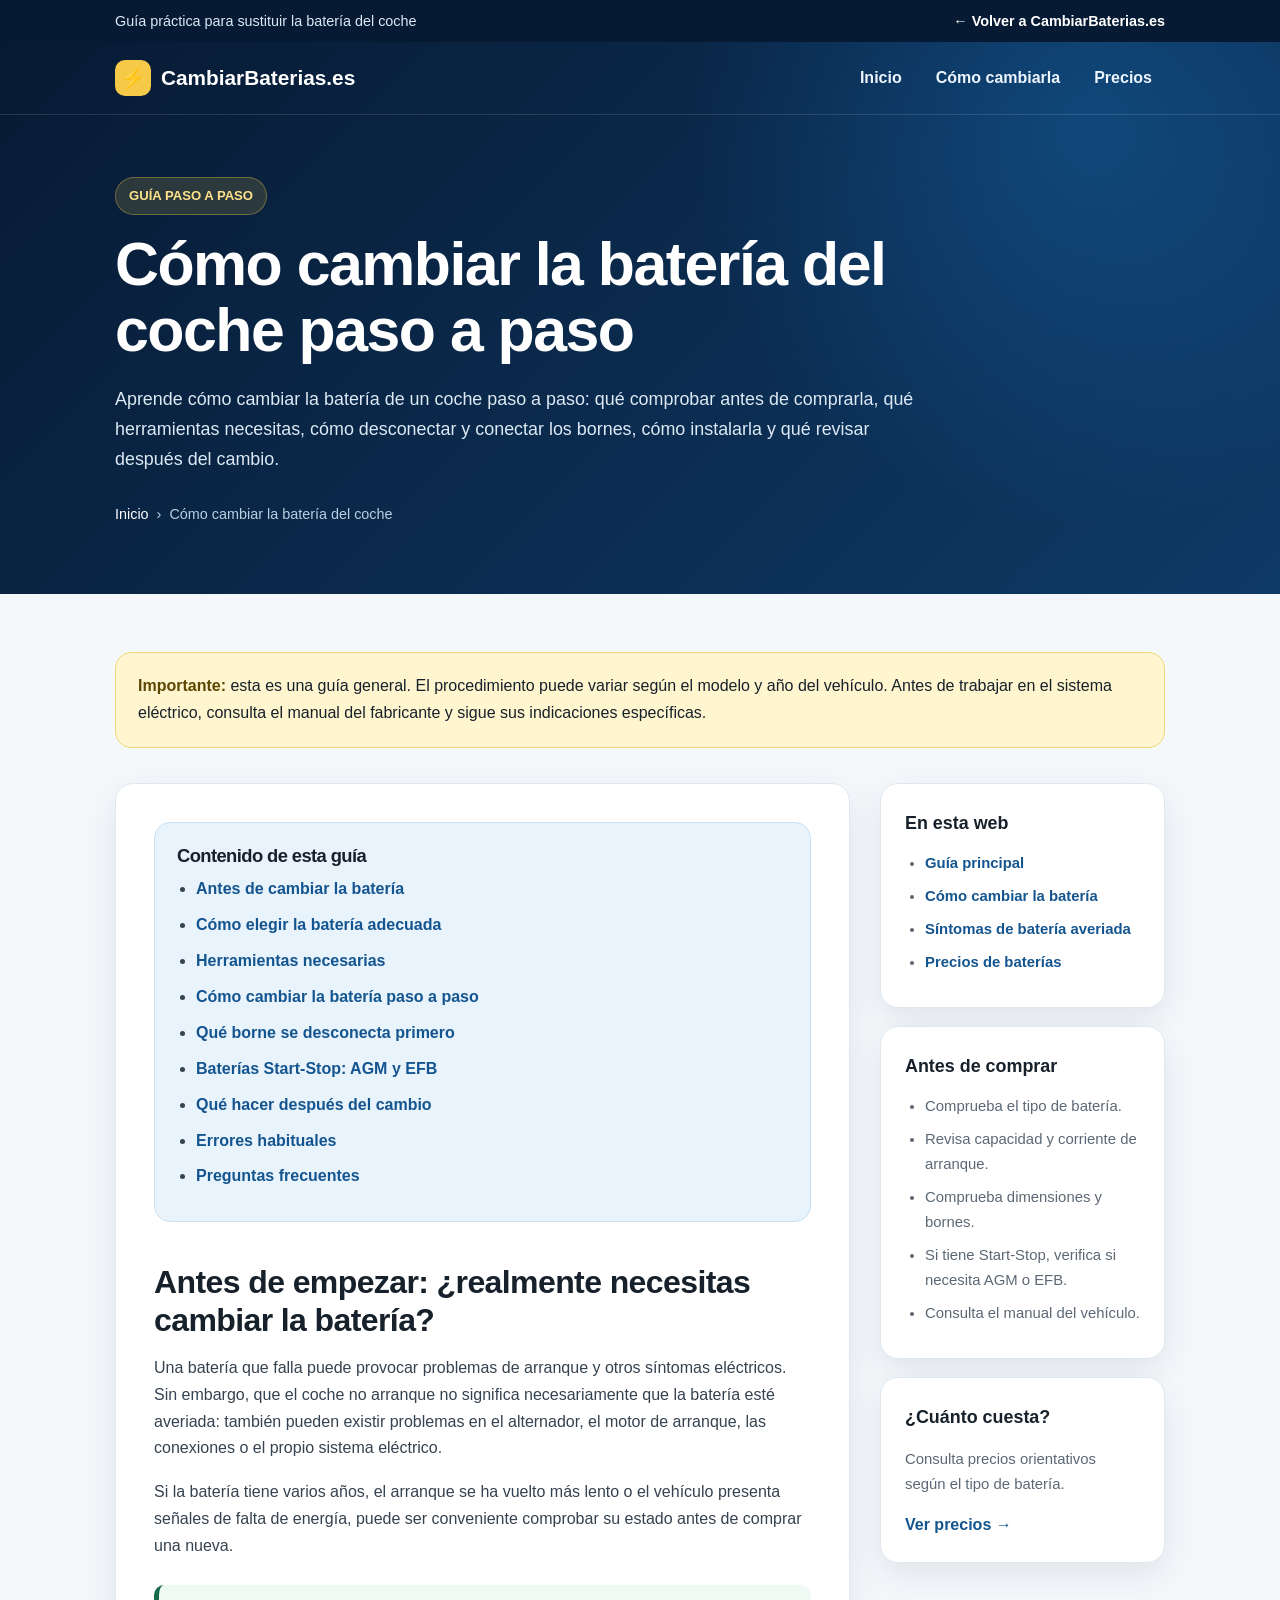
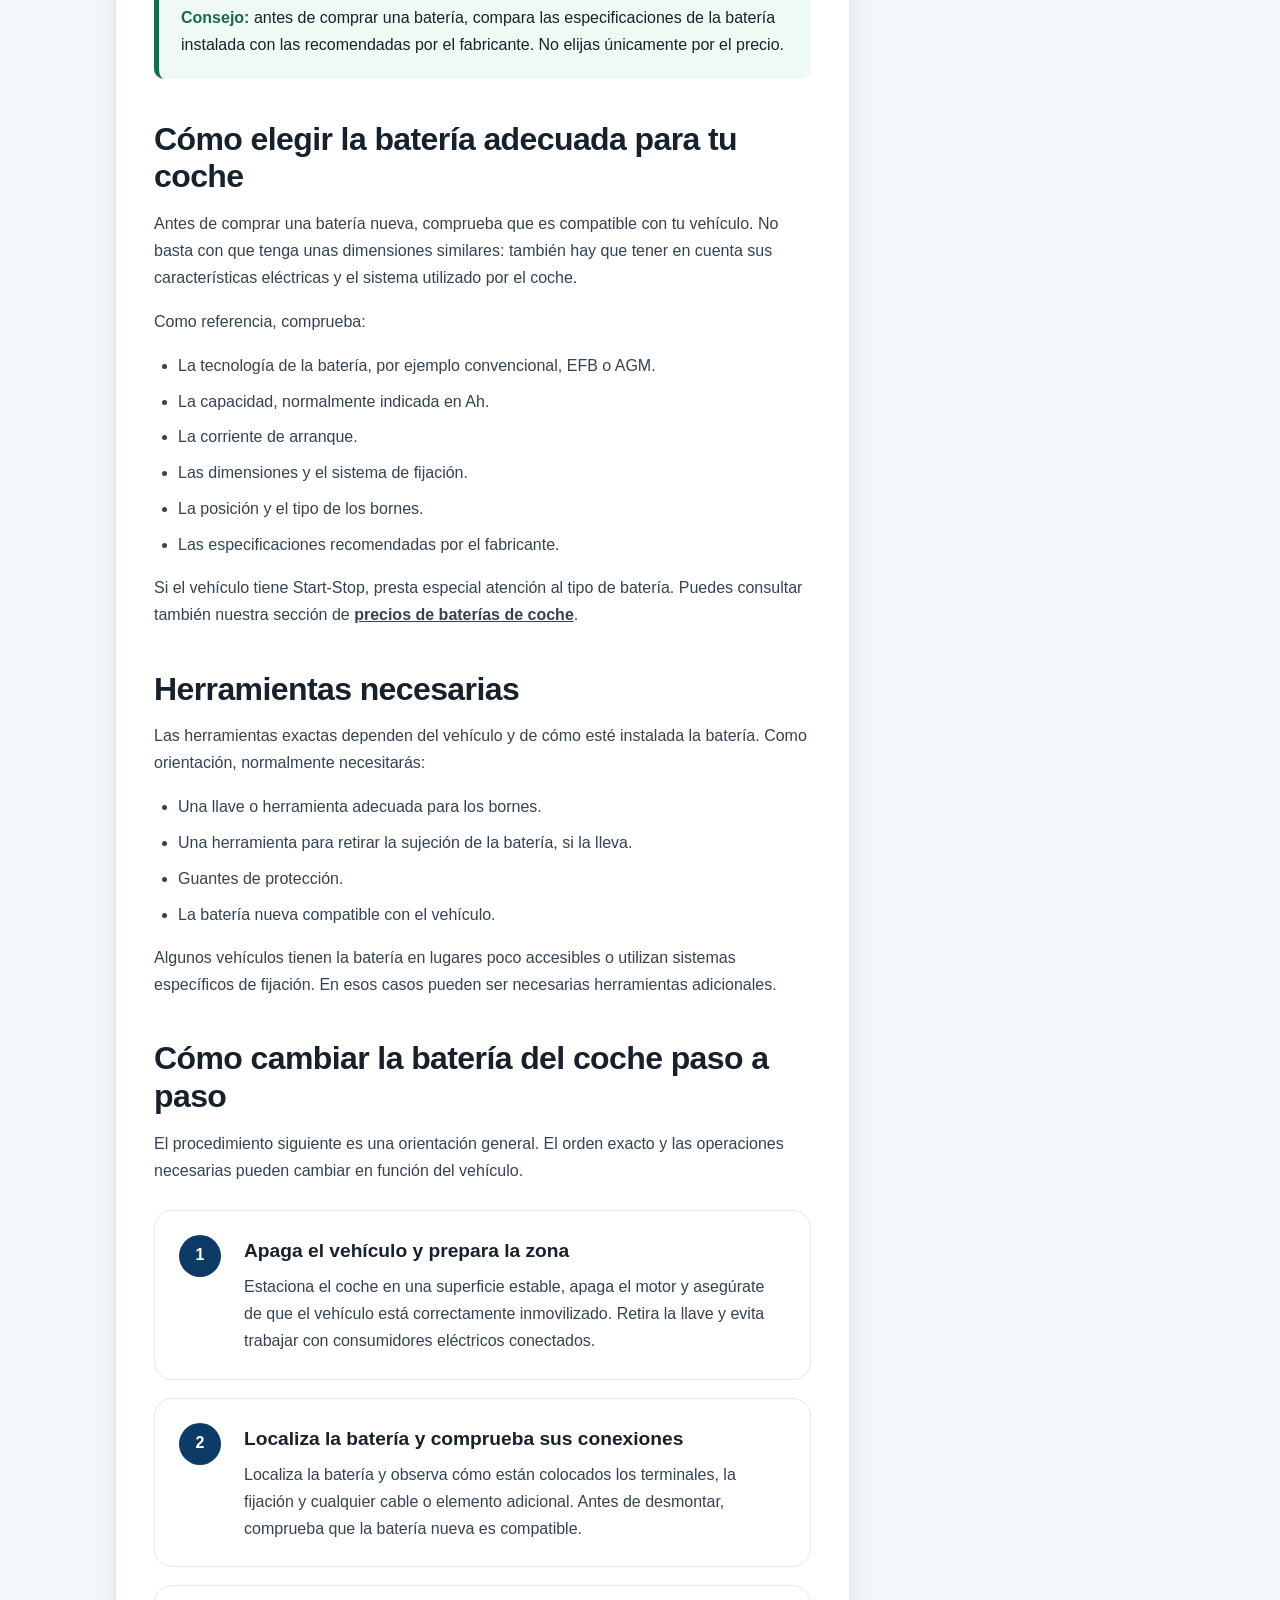
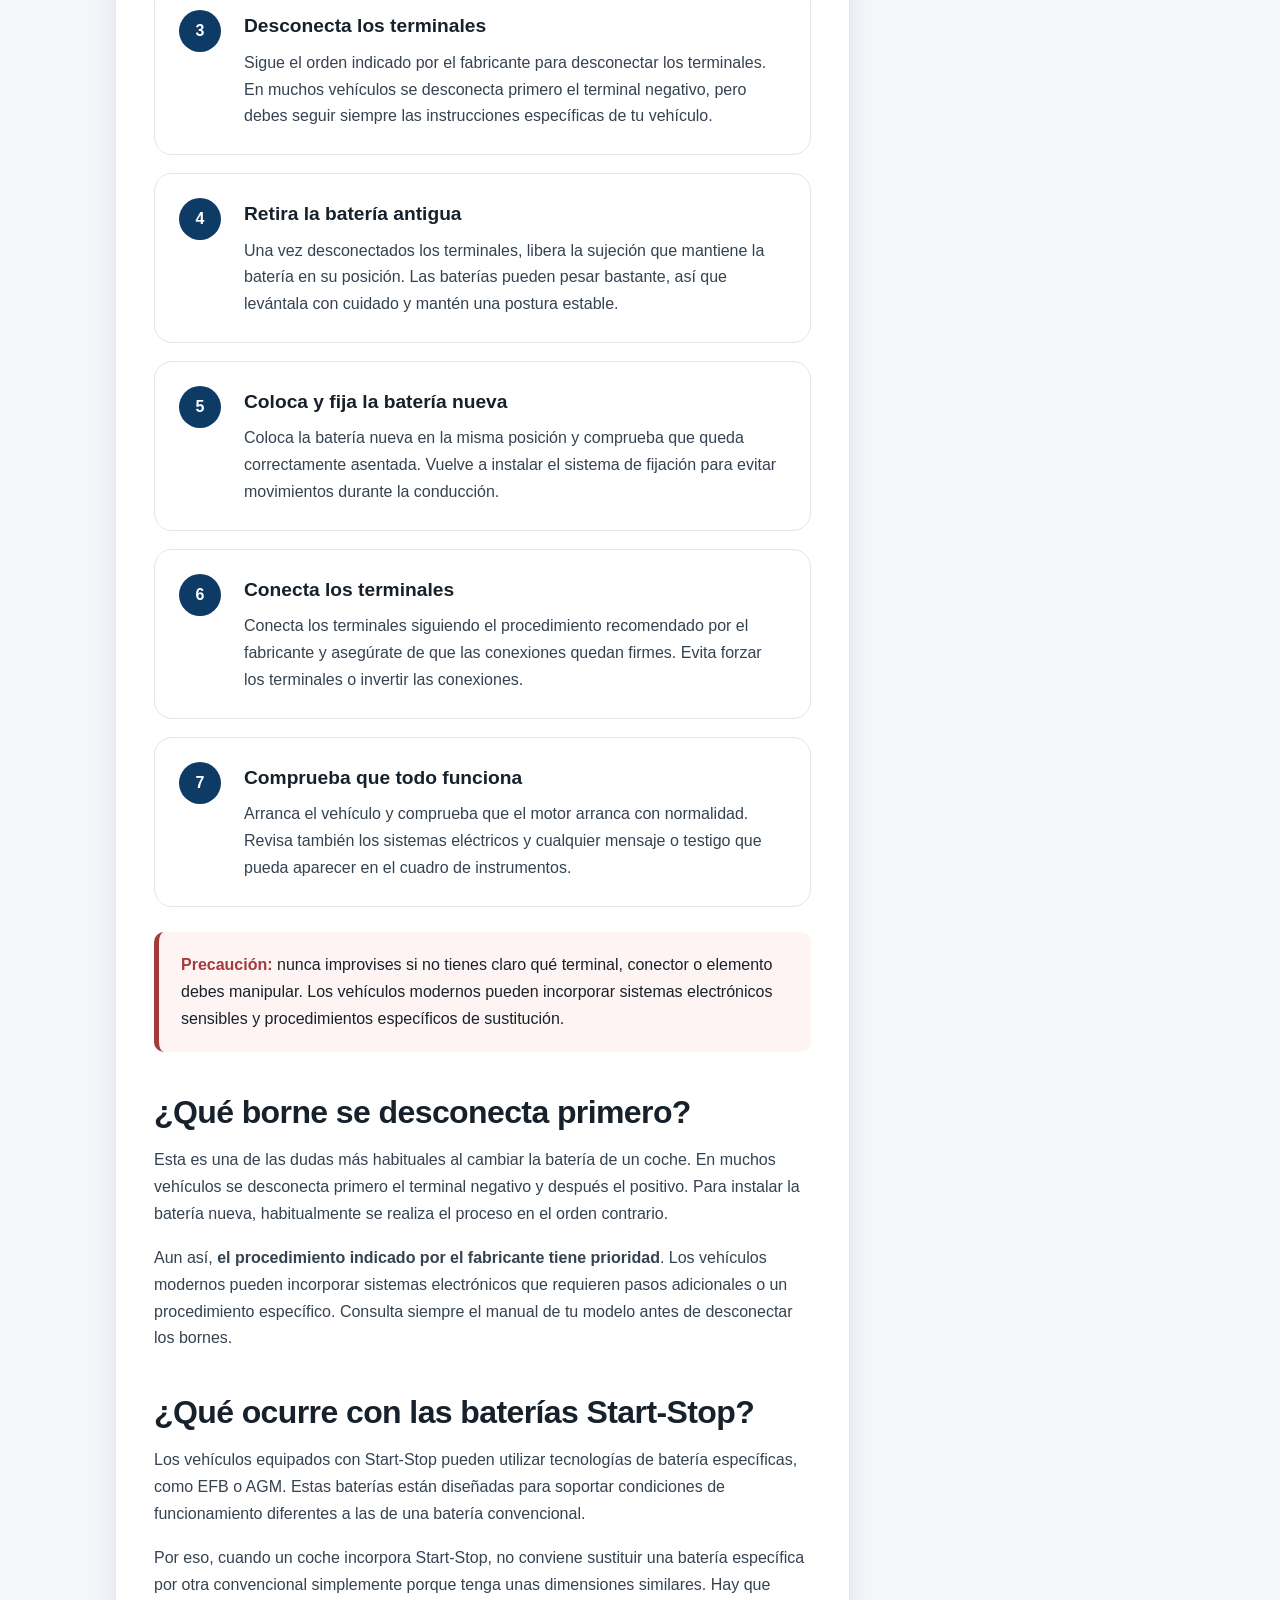
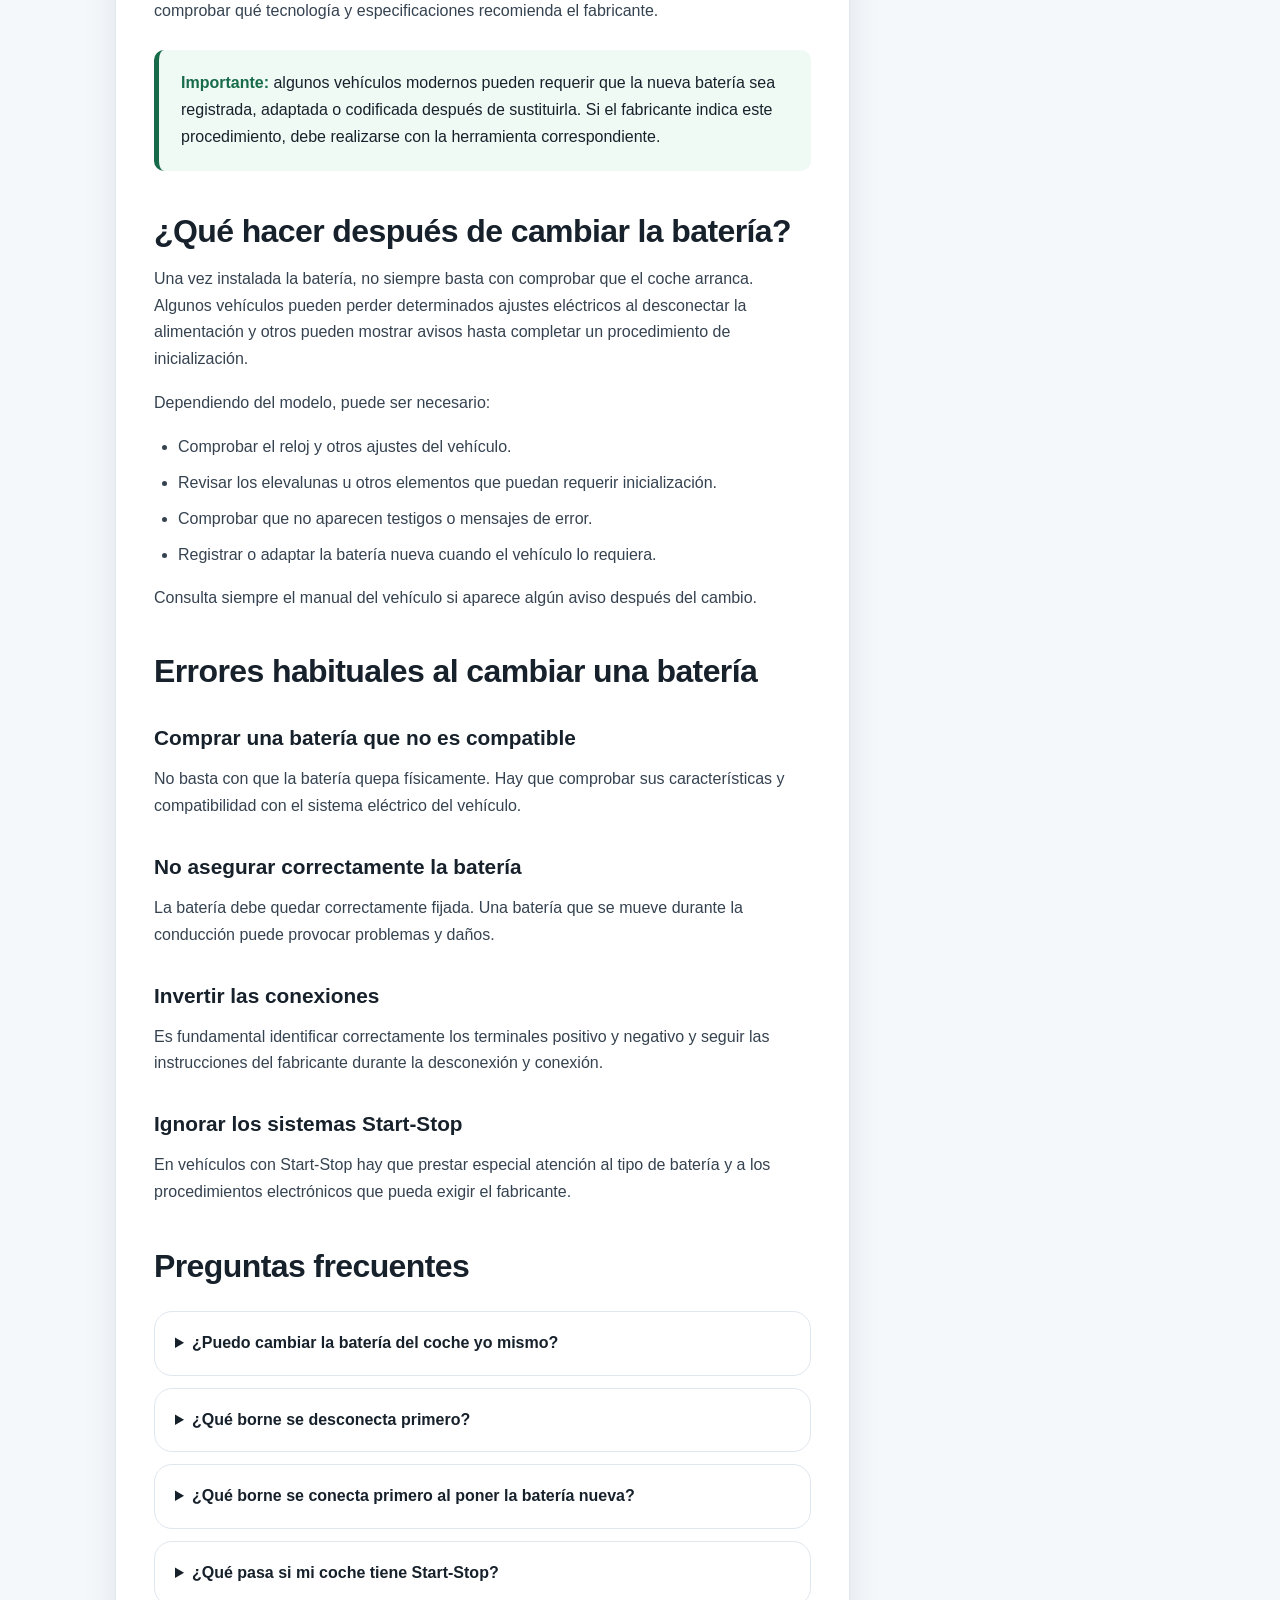
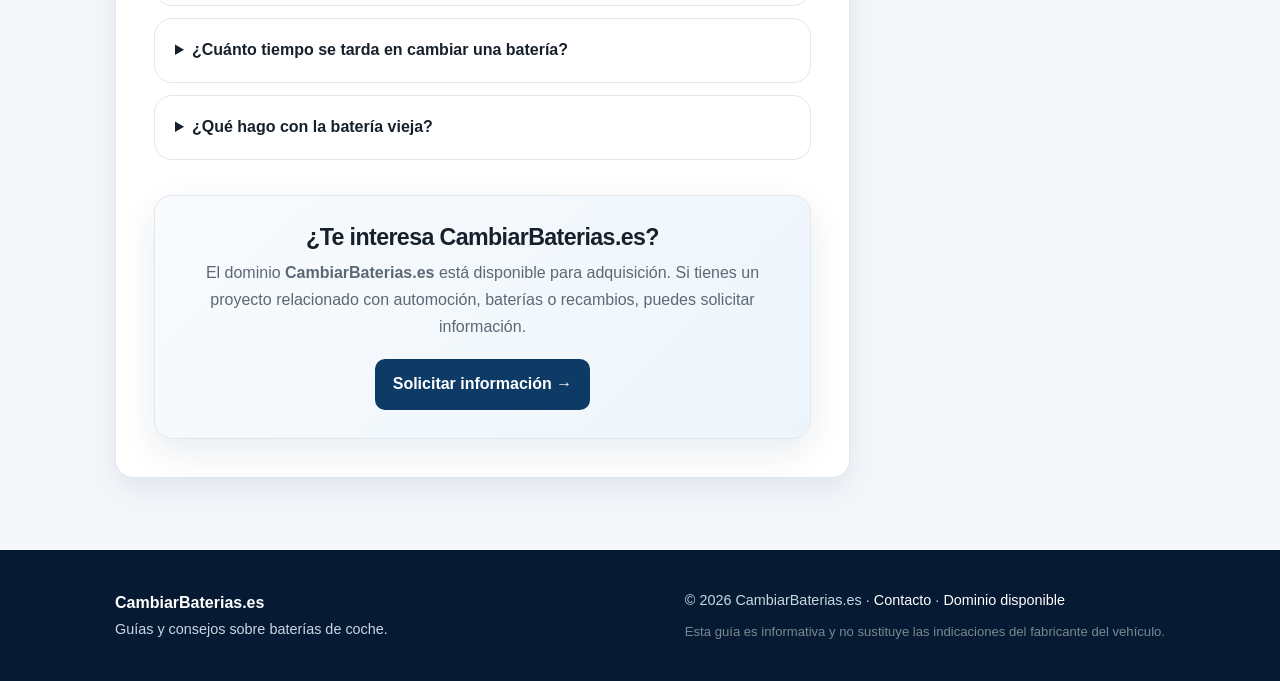
<file: tutorial.html>
<!DOCTYPE html>
<html lang="es">
<head>
    <meta charset="UTF-8">
    <meta name="viewport" content="width=device-width, initial-scale=1.0">

    <title>Cómo cambiar la batería del coche paso a paso | Guía completa</title>
    <meta name="description" content="Aprende cómo cambiar la batería del coche paso a paso. Herramientas necesarias, orden de desconexión y conexión, baterías Start-Stop y qué comprobar después de instalarla.">
    <meta name="robots" content="index, follow">
    <link rel="canonical" href="https://cambiarbaterias.es/tutorial.html">
    <link rel="icon" href="cambiarbaterias_favicon.png" type="image/png">

    <meta property="og:title" content="Cómo cambiar la batería del coche paso a paso">
    <meta property="og:description" content="Guía práctica para sustituir la batería del coche: preparación, desconexión, instalación y comprobaciones finales.">
    <meta property="og:type" content="article">
    <meta property="og:url" content="https://cambiarbaterias.es/tutorial.html">
    <meta property="og:site_name" content="CambiarBaterias.es">

    <!-- Google Analytics -->
    <script async src="https://www.googletagmanager.com/gtag/js?id=G-WTD85PB014"></script>
    <script>
        window.dataLayer = window.dataLayer || [];
        function gtag(){dataLayer.push(arguments);}
        gtag('js', new Date());
        gtag('config', 'G-WTD85PB014');
    </script>

    <!-- Structured data -->
    <script type="application/ld+json">
    {
      "@context": "https://schema.org",
      "@type": "Article",
      "headline": "Cómo cambiar la batería del coche paso a paso",
      "description": "Guía práctica para preparar, retirar y sustituir la batería de un coche.",
      "url": "https://cambiarbaterias.es/tutorial.html",
      "mainEntityOfPage": {
        "@type": "WebPage",
        "@id": "https://cambiarbaterias.es/tutorial.html"
      },
      "publisher": {
        "@type": "Organization",
        "name": "CambiarBaterias.es"
      }
    }
    </script>

    <script type="application/ld+json">
    {
      "@context": "https://schema.org",
      "@type": "HowTo",
      "name": "Cómo cambiar la batería del coche paso a paso",
      "description": "Guía general para preparar, retirar y sustituir la batería de un coche.",
      "totalTime": "PT30M",
      "tool": [
        {
          "@type": "HowToTool",
          "name": "Llave adecuada para los bornes y la fijación de la batería"
        },
        {
          "@type": "HowToTool",
          "name": "Guantes de protección"
        }
      ],
      "step": [
        {
          "@type": "HowToStep",
          "name": "Preparar el vehículo",
          "text": "Apaga el motor, estaciona el vehículo en una zona segura y prepara las herramientas necesarias."
        },
        {
          "@type": "HowToStep",
          "name": "Identificar los bornes",
          "text": "Localiza los terminales positivo y negativo y comprueba cómo están instalados antes de desconectarlos."
        },
        {
          "@type": "HowToStep",
          "name": "Desconectar la batería",
          "text": "Sigue el procedimiento recomendado por el fabricante para desconectar los terminales."
        },
        {
          "@type": "HowToStep",
          "name": "Retirar la batería antigua",
          "text": "Libera la sujeción de la batería y retírala con cuidado."
        },
        {
          "@type": "HowToStep",
          "name": "Instalar la batería nueva",
          "text": "Coloca una batería compatible, fíjala correctamente y conecta los terminales siguiendo las indicaciones del vehículo."
        },
        {
          "@type": "HowToStep",
          "name": "Comprobar el vehículo",
          "text": "Comprueba el arranque y los sistemas eléctricos y sigue las indicaciones del fabricante si es necesario registrar o adaptar la batería."
        }
      ]
    }
    </script>

    <style>
        :root {
            --blue-950: #071a33;
            --blue-900: #0b2a4a;
            --blue-800: #0e3a66;
            --blue-700: #14558f;
            --blue-600: #1976c5;
            --blue-100: #e8f3fc;
            --yellow: #f7c948;
            --yellow-light: #fff5cf;
            --green: #176b4a;
            --red: #a33b3b;
            --text: #17212b;
            --muted: #5c6875;
            --bg: #f5f8fb;
            --white: #ffffff;
            --border: #dfe7ef;
            --shadow: 0 12px 35px rgba(8, 36, 64, .09);
            --radius: 18px;
        }

        * { box-sizing: border-box; }

        html { scroll-behavior: smooth; }

        body {
            margin: 0;
            font-family: Arial, Helvetica, sans-serif;
            color: var(--text);
            background: var(--bg);
            line-height: 1.68;
        }

        a { color: inherit; }

        .container {
            width: min(1050px, calc(100% - 40px));
            margin: 0 auto;
        }

        .topbar {
            background: var(--blue-950);
            color: #dbe9f5;
            font-size: .9rem;
            padding: 9px 0;
        }

        .topbar .container {
            display: flex;
            justify-content: space-between;
            gap: 20px;
            align-items: center;
        }

        .topbar a {
            color: white;
            text-decoration: none;
            font-weight: 700;
        }

        header {
            background:
                radial-gradient(circle at 85% 15%, rgba(25,118,197,.35), transparent 34%),
                linear-gradient(135deg, var(--blue-950), var(--blue-800));
            color: white;
        }

        nav {
            border-bottom: 1px solid rgba(255,255,255,.12);
        }

        .nav-inner {
            min-height: 72px;
            display: flex;
            align-items: center;
            justify-content: space-between;
            gap: 30px;
        }

        .brand {
            display: inline-flex;
            align-items: center;
            gap: 10px;
            text-decoration: none;
            font-weight: 900;
            font-size: 1.3rem;
        }

        .brand-icon {
            width: 36px;
            height: 36px;
            border-radius: 10px;
            display: grid;
            place-items: center;
            background: var(--yellow);
            color: var(--blue-950);
            font-weight: 900;
        }

        .nav-links {
            display: flex;
            align-items: center;
            gap: 8px;
        }

        .nav-links a {
            text-decoration: none;
            color: #edf6ff;
            padding: 9px 13px;
            border-radius: 9px;
            font-weight: 700;
        }

        .nav-links a:hover {
            background: rgba(255,255,255,.1);
        }

        .hero {
            padding: 62px 0 68px;
        }

        .eyebrow {
            display: inline-block;
            background: rgba(247,201,72,.15);
            color: #ffe28a;
            border: 1px solid rgba(247,201,72,.35);
            border-radius: 999px;
            padding: 7px 13px;
            font-size: .82rem;
            font-weight: 900;
            margin-bottom: 17px;
        }

        h1 {
            font-size: clamp(2.25rem, 5vw, 3.8rem);
            line-height: 1.08;
            letter-spacing: -1.5px;
            margin: 0 0 20px;
            max-width: 850px;
        }

        .hero p {
            color: #dce9f4;
            font-size: 1.12rem;
            max-width: 800px;
            margin: 0;
        }

        .breadcrumb {
            margin-top: 28px;
            font-size: .9rem;
            color: #b9cee0;
        }

        .breadcrumb a {
            color: white;
            text-decoration: none;
        }

        main {
            padding: 58px 0 72px;
        }

        .notice {
            background: var(--yellow-light);
            border: 1px solid #efd87d;
            border-radius: 16px;
            padding: 20px 22px;
            margin-bottom: 35px;
        }

        .notice strong {
            color: #5c4700;
        }

        .layout {
            display: grid;
            grid-template-columns: minmax(0, 1fr) 285px;
            gap: 30px;
            align-items: start;
        }

        article,
        .sidebar-card,
        .step-card,
        .faq details,
        .sale-box {
            background: var(--white);
            border: 1px solid var(--border);
            border-radius: var(--radius);
            box-shadow: var(--shadow);
        }

        article {
            padding: 38px;
        }

        article h2 {
            font-size: 2rem;
            line-height: 1.18;
            margin: 42px 0 15px;
            letter-spacing: -.6px;
        }

        article h2:first-child {
            margin-top: 0;
        }

        article h3 {
            font-size: 1.3rem;
            margin: 30px 0 10px;
        }

        article p {
            color: #354250;
            margin: 0 0 17px;
        }

        article ul,
        article ol {
            color: #354250;
            padding-left: 24px;
        }

        article li {
            margin: 9px 0;
        }

        .toc {
            background: var(--blue-100);
            border: 1px solid #c9e2f5;
            border-radius: 16px;
            padding: 22px;
            margin-bottom: 34px;
        }

        .toc h2 {
            font-size: 1.15rem;
            margin: 0 0 10px;
        }

        .toc ul {
            margin: 0;
            padding-left: 19px;
        }

        .toc a {
            color: var(--blue-700);
            font-weight: 700;
            text-decoration: none;
        }

        .toc a:hover {
            text-decoration: underline;
        }

        .steps {
            display: grid;
            gap: 18px;
            margin: 25px 0;
        }

        .step-card {
            padding: 24px;
            display: grid;
            grid-template-columns: 48px 1fr;
            gap: 17px;
            box-shadow: none;
        }

        .step-number {
            width: 42px;
            height: 42px;
            border-radius: 50%;
            background: var(--blue-800);
            color: white;
            display: grid;
            place-items: center;
            font-weight: 900;
        }

        .step-card h3 {
            margin: 0 0 7px;
            font-size: 1.2rem;
        }

        .step-card p {
            margin: 0;
        }

        .warning {
            border-left: 5px solid var(--red);
            background: #fff4f4;
            padding: 20px 22px;
            border-radius: 10px;
            margin: 25px 0;
        }

        .warning strong {
            color: var(--red);
        }

        .tip {
            border-left: 5px solid var(--green);
            background: #f0faf5;
            padding: 20px 22px;
            border-radius: 10px;
            margin: 25px 0;
        }

        .tip strong {
            color: var(--green);
        }

        .sidebar {
            position: sticky;
            top: 20px;
        }

        .sidebar-card {
            padding: 24px;
            margin-bottom: 18px;
        }

        .sidebar-card h3 {
            margin: 0 0 13px;
            font-size: 1.12rem;
        }

        .sidebar-card ul {
            padding-left: 20px;
            margin: 0;
        }

        .sidebar-card li {
            margin: 8px 0;
            color: var(--muted);
            font-size: .93rem;
        }

        .sidebar-card a {
            color: var(--blue-700);
            text-decoration: none;
            font-weight: 700;
        }

        .sidebar-card a:hover {
            text-decoration: underline;
        }

        .faq {
            display: grid;
            gap: 12px;
            margin-top: 25px;
        }

        .faq details {
            padding: 18px 20px;
            box-shadow: none;
        }

        .faq summary {
            cursor: pointer;
            font-weight: 800;
        }

        .faq p {
            margin: 12px 0 0;
        }

        .sale-box {
            margin-top: 35px;
            padding: 28px;
            text-align: center;
            background: linear-gradient(135deg, #f9fbfd, #edf5fb);
        }

        .sale-box h2 {
            margin: 0 0 9px;
            font-size: 1.45rem;
        }

        .sale-box p {
            margin: 0 auto 18px;
            max-width: 700px;
            color: var(--muted);
        }

        .button {
            display: inline-flex;
            align-items: center;
            justify-content: center;
            text-decoration: none;
            padding: 12px 18px;
            border-radius: 10px;
            font-weight: 800;
        }

        .button-primary {
            background: var(--blue-800);
            color: white;
        }

        .button-primary:hover {
            background: var(--blue-700);
        }

        footer {
            background: var(--blue-950);
            color: #c9d7e3;
            padding: 38px 0;
        }

        .footer-inner {
            display: flex;
            justify-content: space-between;
            gap: 30px;
            align-items: center;
        }

        footer p {
            margin: 0;
            font-size: .9rem;
        }

        footer a {
            color: white;
            text-decoration: none;
        }

        .small-note {
            font-size: .82rem;
            color: #7b8793;
            margin-top: 9px;
        }

        @media (max-width: 850px) {
            .layout {
                grid-template-columns: 1fr;
            }

            .sidebar {
                position: static;
            }
        }

        @media (max-width: 620px) {
            .container {
                width: min(100% - 28px, 1050px);
            }

            .topbar .container,
            .nav-inner,
            .footer-inner {
                flex-direction: column;
                align-items: flex-start;
            }

            .nav-inner {
                padding: 14px 0;
                gap: 12px;
            }

            .nav-links {
                width: 100%;
                justify-content: space-between;
            }

            .nav-links a {
                padding: 7px 8px;
                font-size: .88rem;
            }

            article {
                padding: 25px 20px;
            }

            h1 {
                font-size: 2.3rem;
            }

            article h2 {
                font-size: 1.7rem;
            }

            .step-card {
                grid-template-columns: 40px 1fr;
                padding: 20px;
            }
        }
    </style>
</head>

<body>

    <div class="topbar">
        <div class="container">
            <span>Guía práctica para sustituir la batería del coche</span>
            <a href="index.html">← Volver a CambiarBaterias.es</a>
        </div>
    </div>

    <header>
        <nav aria-label="Navegación principal">
            <div class="container nav-inner">
                <a class="brand" href="index.html" aria-label="CambiarBaterias.es - Inicio">
                    <span class="brand-icon">⚡</span>
                    <span>CambiarBaterias.es</span>
                </a>

                <div class="nav-links">
                    <a href="index.html">Inicio</a>
                    <a href="tutorial.html">Cómo cambiarla</a>
                    <a href="precios.html">Precios</a>
                </div>
            </div>
        </nav>

        <div class="container hero">
            <span class="eyebrow">GUÍA PASO A PASO</span>
            <h1>Cómo cambiar la batería del coche paso a paso</h1>
            <p>
                Aprende cómo cambiar la batería de un coche paso a paso: qué comprobar antes de comprarla,
                qué herramientas necesitas, cómo desconectar y conectar los bornes, cómo instalarla
                y qué revisar después del cambio.
            </p>

            <div class="breadcrumb">
                <a href="index.html">Inicio</a> &nbsp;›&nbsp; Cómo cambiar la batería del coche
            </div>
        </div>
    </header>

    <main>
        <div class="container">

            <div class="notice">
                <strong>Importante:</strong> esta es una guía general. El procedimiento puede variar
                según el modelo y año del vehículo. Antes de trabajar en el sistema eléctrico,
                consulta el manual del fabricante y sigue sus indicaciones específicas.
            </div>

            <div class="layout">
                <article>

                    <div class="toc">
                        <h2>Contenido de esta guía</h2>
                        <ul>
                            <li><a href="#antes">Antes de cambiar la batería</a></li>
                            <li><a href="#elegir">Cómo elegir la batería adecuada</a></li>
                            <li><a href="#herramientas">Herramientas necesarias</a></li>
                            <li><a href="#pasos">Cómo cambiar la batería paso a paso</a></li>
                            <li><a href="#bornes">Qué borne se desconecta primero</a></li>
                            <li><a href="#startstop">Baterías Start-Stop: AGM y EFB</a></li>
                            <li><a href="#despues">Qué hacer después del cambio</a></li>
                            <li><a href="#errores">Errores habituales</a></li>
                            <li><a href="#faq">Preguntas frecuentes</a></li>
                        </ul>
                    </div>

                    <h2 id="antes">Antes de empezar: ¿realmente necesitas cambiar la batería?</h2>

                    <p>
                        Una batería que falla puede provocar problemas de arranque y otros síntomas
                        eléctricos. Sin embargo, que el coche no arranque no significa necesariamente
                        que la batería esté averiada: también pueden existir problemas en el alternador,
                        el motor de arranque, las conexiones o el propio sistema eléctrico.
                    </p>

                    <p>
                        Si la batería tiene varios años, el arranque se ha vuelto más lento o el vehículo
                        presenta señales de falta de energía, puede ser conveniente comprobar su estado
                        antes de comprar una nueva.
                    </p>

                    <div class="tip">
                        <strong>Consejo:</strong> antes de comprar una batería, compara las especificaciones
                        de la batería instalada con las recomendadas por el fabricante. No elijas únicamente
                        por el precio.
                    </div>

                    <h2 id="elegir">Cómo elegir la batería adecuada para tu coche</h2>

                    <p>
                        Antes de comprar una batería nueva, comprueba que es compatible con tu vehículo.
                        No basta con que tenga unas dimensiones similares: también hay que tener en cuenta
                        sus características eléctricas y el sistema utilizado por el coche.
                    </p>

                    <p>Como referencia, comprueba:</p>
                    <ul>
                        <li>La tecnología de la batería, por ejemplo convencional, EFB o AGM.</li>
                        <li>La capacidad, normalmente indicada en Ah.</li>
                        <li>La corriente de arranque.</li>
                        <li>Las dimensiones y el sistema de fijación.</li>
                        <li>La posición y el tipo de los bornes.</li>
                        <li>Las especificaciones recomendadas por el fabricante.</li>
                    </ul>

                    <p>
                        Si el vehículo tiene Start-Stop, presta especial atención al tipo de batería.
                        Puedes consultar también nuestra sección de
                        <a href="precios.html"><strong>precios de baterías de coche</strong></a>.
                    </p>

                    <h2 id="herramientas">Herramientas necesarias</h2>

                    <p>
                        Las herramientas exactas dependen del vehículo y de cómo esté instalada la batería.
                        Como orientación, normalmente necesitarás:
                    </p>

                    <ul>
                        <li>Una llave o herramienta adecuada para los bornes.</li>
                        <li>Una herramienta para retirar la sujeción de la batería, si la lleva.</li>
                        <li>Guantes de protección.</li>
                        <li>La batería nueva compatible con el vehículo.</li>
                    </ul>

                    <p>
                        Algunos vehículos tienen la batería en lugares poco accesibles o utilizan sistemas
                        específicos de fijación. En esos casos pueden ser necesarias herramientas adicionales.
                    </p>

                    <h2 id="pasos">Cómo cambiar la batería del coche paso a paso</h2>

                    <p>
                        El procedimiento siguiente es una orientación general. El orden exacto y las
                        operaciones necesarias pueden cambiar en función del vehículo.
                    </p>

                    <div class="steps">

                        <section class="step-card">
                            <div class="step-number">1</div>
                            <div>
                                <h3>Apaga el vehículo y prepara la zona</h3>
                                <p>
                                    Estaciona el coche en una superficie estable, apaga el motor y asegúrate
                                    de que el vehículo está correctamente inmovilizado. Retira la llave y
                                    evita trabajar con consumidores eléctricos conectados.
                                </p>
                            </div>
                        </section>

                        <section class="step-card">
                            <div class="step-number">2</div>
                            <div>
                                <h3>Localiza la batería y comprueba sus conexiones</h3>
                                <p>
                                    Localiza la batería y observa cómo están colocados los terminales,
                                    la fijación y cualquier cable o elemento adicional. Antes de desmontar,
                                    comprueba que la batería nueva es compatible.
                                </p>
                            </div>
                        </section>

                        <section class="step-card">
                            <div class="step-number">3</div>
                            <div>
                                <h3>Desconecta los terminales</h3>
                                <p>
                                    Sigue el orden indicado por el fabricante para desconectar los terminales.
                                    En muchos vehículos se desconecta primero el terminal negativo, pero
                                    debes seguir siempre las instrucciones específicas de tu vehículo.
                                </p>
                            </div>
                        </section>

                        <section class="step-card">
                            <div class="step-number">4</div>
                            <div>
                                <h3>Retira la batería antigua</h3>
                                <p>
                                    Una vez desconectados los terminales, libera la sujeción que mantiene
                                    la batería en su posición. Las baterías pueden pesar bastante, así que
                                    levántala con cuidado y mantén una postura estable.
                                </p>
                            </div>
                        </section>

                        <section class="step-card">
                            <div class="step-number">5</div>
                            <div>
                                <h3>Coloca y fija la batería nueva</h3>
                                <p>
                                    Coloca la batería nueva en la misma posición y comprueba que queda
                                    correctamente asentada. Vuelve a instalar el sistema de fijación para
                                    evitar movimientos durante la conducción.
                                </p>
                            </div>
                        </section>

                        <section class="step-card">
                            <div class="step-number">6</div>
                            <div>
                                <h3>Conecta los terminales</h3>
                                <p>
                                    Conecta los terminales siguiendo el procedimiento recomendado por el
                                    fabricante y asegúrate de que las conexiones quedan firmes. Evita
                                    forzar los terminales o invertir las conexiones.
                                </p>
                            </div>
                        </section>

                        <section class="step-card">
                            <div class="step-number">7</div>
                            <div>
                                <h3>Comprueba que todo funciona</h3>
                                <p>
                                    Arranca el vehículo y comprueba que el motor arranca con normalidad.
                                    Revisa también los sistemas eléctricos y cualquier mensaje o testigo
                                    que pueda aparecer en el cuadro de instrumentos.
                                </p>
                            </div>
                        </section>

                    </div>

                    <div class="warning">
                        <strong>Precaución:</strong> nunca improvises si no tienes claro qué terminal,
                        conector o elemento debes manipular. Los vehículos modernos pueden incorporar
                        sistemas electrónicos sensibles y procedimientos específicos de sustitución.
                    </div>

                    <h2 id="bornes">¿Qué borne se desconecta primero?</h2>

                    <p>
                        Esta es una de las dudas más habituales al cambiar la batería de un coche.
                        En muchos vehículos se desconecta primero el terminal negativo y después el
                        positivo. Para instalar la batería nueva, habitualmente se realiza el proceso
                        en el orden contrario.
                    </p>

                    <p>
                        Aun así, <strong>el procedimiento indicado por el fabricante tiene prioridad</strong>.
                        Los vehículos modernos pueden incorporar sistemas electrónicos que requieren
                        pasos adicionales o un procedimiento específico. Consulta siempre el manual de
                        tu modelo antes de desconectar los bornes.
                    </p>

                    <h2 id="startstop">¿Qué ocurre con las baterías Start-Stop?</h2>

                    <p>
                        Los vehículos equipados con Start-Stop pueden utilizar tecnologías de batería
                        específicas, como EFB o AGM. Estas baterías están diseñadas para soportar
                        condiciones de funcionamiento diferentes a las de una batería convencional.
                    </p>

                    <p>
                        Por eso, cuando un coche incorpora Start-Stop, no conviene sustituir una batería
                        específica por otra convencional simplemente porque tenga unas dimensiones similares.
                        Hay que comprobar qué tecnología y especificaciones recomienda el fabricante.
                    </p>

                    <div class="tip">
                        <strong>Importante:</strong> algunos vehículos modernos pueden requerir que la
                        nueva batería sea registrada, adaptada o codificada después de sustituirla.
                        Si el fabricante indica este procedimiento, debe realizarse con la herramienta
                        correspondiente.
                    </div>

                    <h2 id="despues">¿Qué hacer después de cambiar la batería?</h2>

                    <p>
                        Una vez instalada la batería, no siempre basta con comprobar que el coche arranca.
                        Algunos vehículos pueden perder determinados ajustes eléctricos al desconectar
                        la alimentación y otros pueden mostrar avisos hasta completar un procedimiento
                        de inicialización.
                    </p>

                    <p>Dependiendo del modelo, puede ser necesario:</p>

                    <ul>
                        <li>Comprobar el reloj y otros ajustes del vehículo.</li>
                        <li>Revisar los elevalunas u otros elementos que puedan requerir inicialización.</li>
                        <li>Comprobar que no aparecen testigos o mensajes de error.</li>
                        <li>Registrar o adaptar la batería nueva cuando el vehículo lo requiera.</li>
                    </ul>

                    <p>
                        Consulta siempre el manual del vehículo si aparece algún aviso después del cambio.
                    </p>

                    <h2 id="errores">Errores habituales al cambiar una batería</h2>

                    <h3>Comprar una batería que no es compatible</h3>
                    <p>
                        No basta con que la batería quepa físicamente. Hay que comprobar sus características
                        y compatibilidad con el sistema eléctrico del vehículo.
                    </p>

                    <h3>No asegurar correctamente la batería</h3>
                    <p>
                        La batería debe quedar correctamente fijada. Una batería que se mueve durante la
                        conducción puede provocar problemas y daños.
                    </p>

                    <h3>Invertir las conexiones</h3>
                    <p>
                        Es fundamental identificar correctamente los terminales positivo y negativo y
                        seguir las instrucciones del fabricante durante la desconexión y conexión.
                    </p>

                    <h3>Ignorar los sistemas Start-Stop</h3>
                    <p>
                        En vehículos con Start-Stop hay que prestar especial atención al tipo de batería
                        y a los procedimientos electrónicos que pueda exigir el fabricante.
                    </p>

                    <h2 id="faq">Preguntas frecuentes</h2>

                    <div class="faq">

                        <details>
                            <summary>¿Puedo cambiar la batería del coche yo mismo?</summary>
                            <p>
                                En algunos vehículos la sustitución puede ser una operación relativamente
                                sencilla, pero los coches modernos pueden tener procedimientos específicos.
                                Si no estás seguro, es recomendable acudir a un profesional.
                            </p>
                        </details>

                        <details>
                            <summary>¿Qué borne se desconecta primero?</summary>
                            <p>
                                El procedimiento puede variar según el vehículo. En muchos casos se comienza
                                por el terminal negativo, pero debes seguir las indicaciones del fabricante
                                para tu modelo concreto.
                            </p>
                        </details>

                        <details>
                            <summary>¿Qué borne se conecta primero al poner la batería nueva?</summary>
                            <p>
                                En muchos vehículos se conecta primero el terminal positivo y después
                                el negativo. Sin embargo, debes seguir siempre el procedimiento indicado
                                por el fabricante para tu modelo concreto.
                            </p>
                        </details>

                        <details>
                            <summary>¿Qué pasa si mi coche tiene Start-Stop?</summary>
                            <p>
                                Debes comprobar qué tecnología de batería requiere el vehículo. Puede utilizar
                                una batería EFB o AGM y algunos modelos pueden necesitar un procedimiento de
                                registro o adaptación después de la sustitución.
                            </p>
                        </details>

                        <details>
                            <summary>¿Cuánto tiempo se tarda en cambiar una batería?</summary>
                            <p>
                                El tiempo depende mucho del vehículo y de la accesibilidad de la batería.
                                En algunos coches el acceso es sencillo, mientras que en otros puede estar
                                ubicada en un lugar que requiere desmontar elementos adicionales.
                            </p>
                        </details>

                        <details>
                            <summary>¿Qué hago con la batería vieja?</summary>
                            <p>
                                Las baterías de automóvil deben gestionarse como residuos específicos.
                                Llévala a un punto de recogida o establecimiento autorizado para su correcta
                                gestión y reciclaje.
                            </p>
                        </details>

                    </div>

                    <div class="sale-box">
                        <h2>¿Te interesa CambiarBaterias.es?</h2>
                        <p>
                            El dominio <strong>CambiarBaterias.es</strong> está disponible para adquisición.
                            Si tienes un proyecto relacionado con automoción, baterías o recambios,
                            puedes solicitar información.
                        </p>
                        <a class="button button-primary" href="mailto:admin@cambiarbaterias.es">
                            Solicitar información →
                        </a>
                    </div>

                </article>

                <aside class="sidebar">
                    <div class="sidebar-card">
                        <h3>En esta web</h3>
                        <ul>
                            <li><a href="index.html">Guía principal</a></li>
                            <li><a href="tutorial.html">Cómo cambiar la batería</a></li>
                            <li><a href="sintomas-bateria-coche.html">Síntomas de batería averiada</a></li>
                            <li><a href="precios.html">Precios de baterías</a></li>
                        </ul>
                    </div>

                    <div class="sidebar-card">
                        <h3>Antes de comprar</h3>
                        <ul>
                            <li>Comprueba el tipo de batería.</li>
                            <li>Revisa capacidad y corriente de arranque.</li>
                            <li>Comprueba dimensiones y bornes.</li>
                            <li>Si tiene Start-Stop, verifica si necesita AGM o EFB.</li>
                            <li>Consulta el manual del vehículo.</li>
                        </ul>
                    </div>

                    <div class="sidebar-card">
                        <h3>¿Cuánto cuesta?</h3>
                        <p style="color:var(--muted); font-size:.93rem;">
                            Consulta precios orientativos según el tipo de batería.
                        </p>
                        <a href="precios.html">Ver precios →</a>
                    </div>
                </aside>
            </div>
        </div>
    </main>

    <footer>
        <div class="container footer-inner">
            <div>
                <strong style="color:white;">CambiarBaterias.es</strong>
                <p>Guías y consejos sobre baterías de coche.</p>
            </div>

            <div>
                <p>
                    © 2026 CambiarBaterias.es ·
                    <a href="mailto:admin@cambiarbaterias.es">Contacto</a> ·
                    <a href="mailto:admin@cambiarbaterias.es">Dominio disponible</a>
                </p>
                <p class="small-note">
                    Esta guía es informativa y no sustituye las indicaciones del fabricante del vehículo.
                </p>
            </div>
        </div>
    </footer>

</body>
</html>
</file>
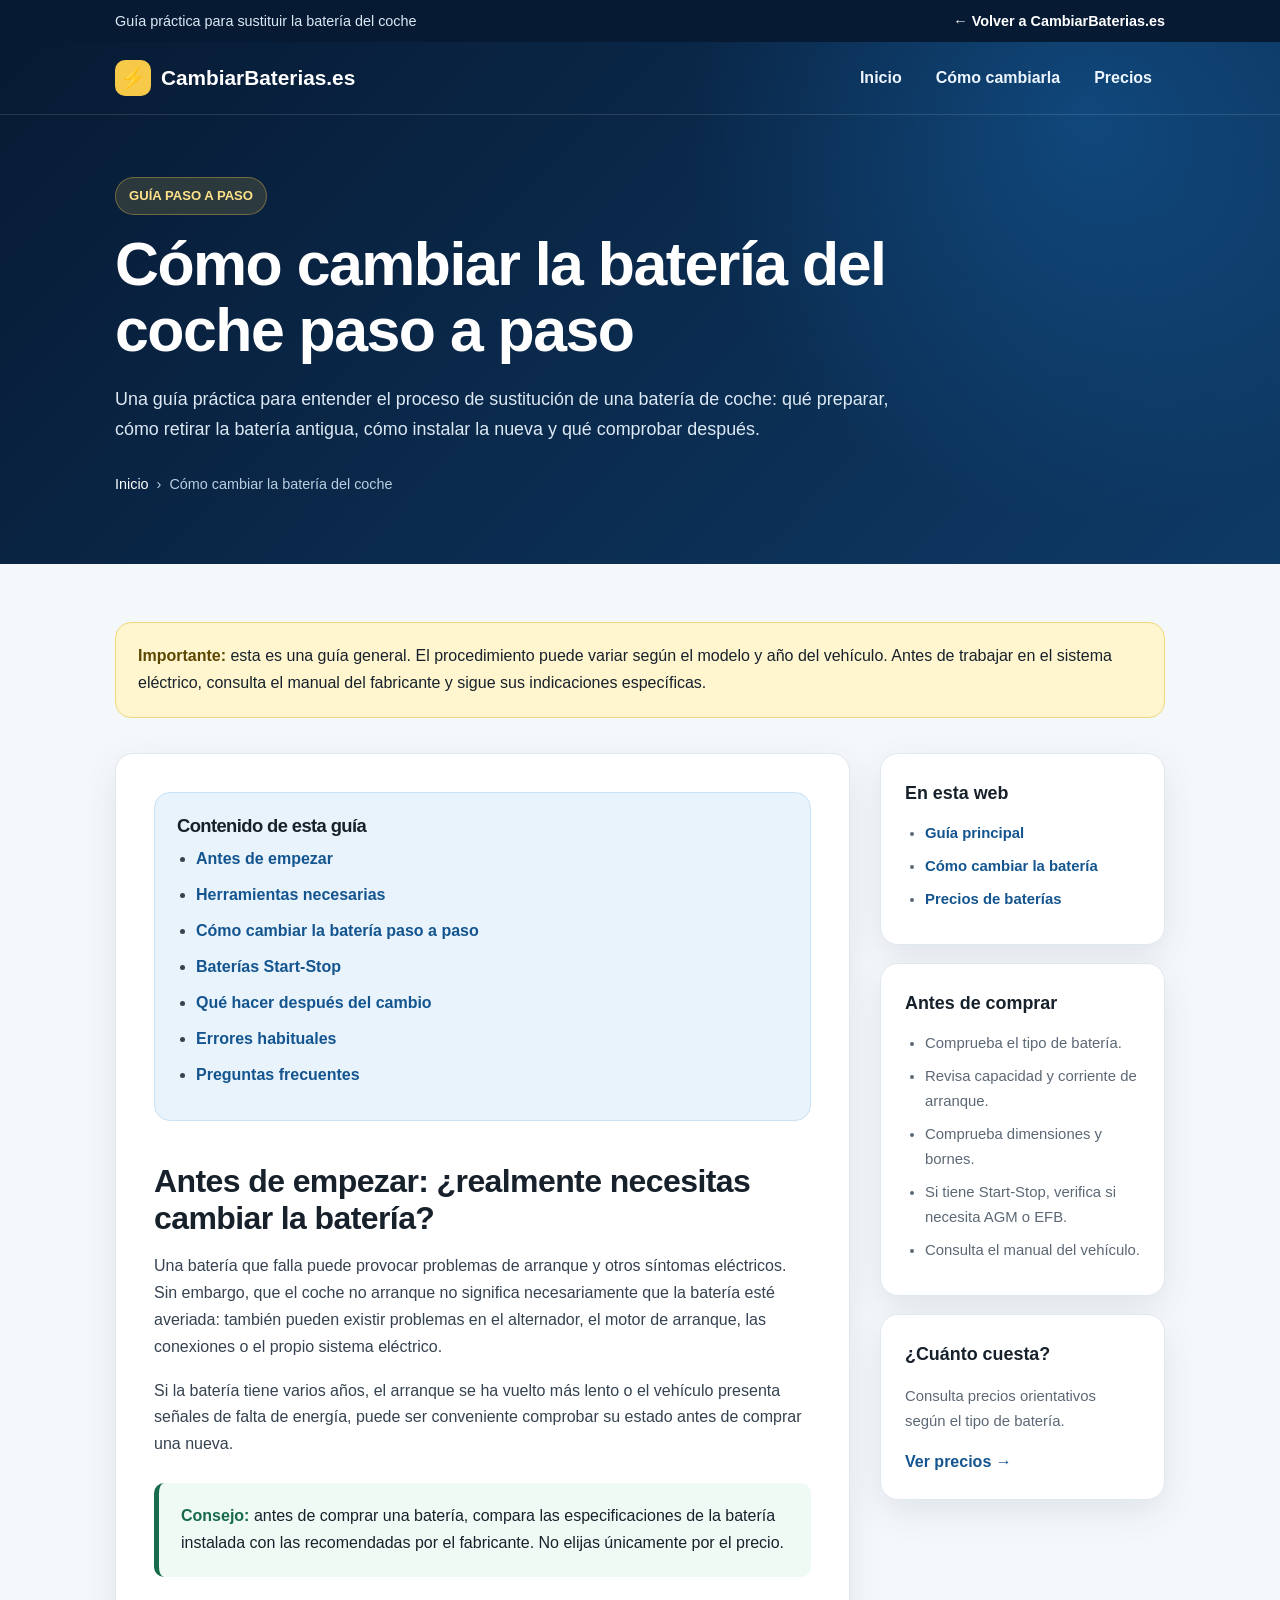
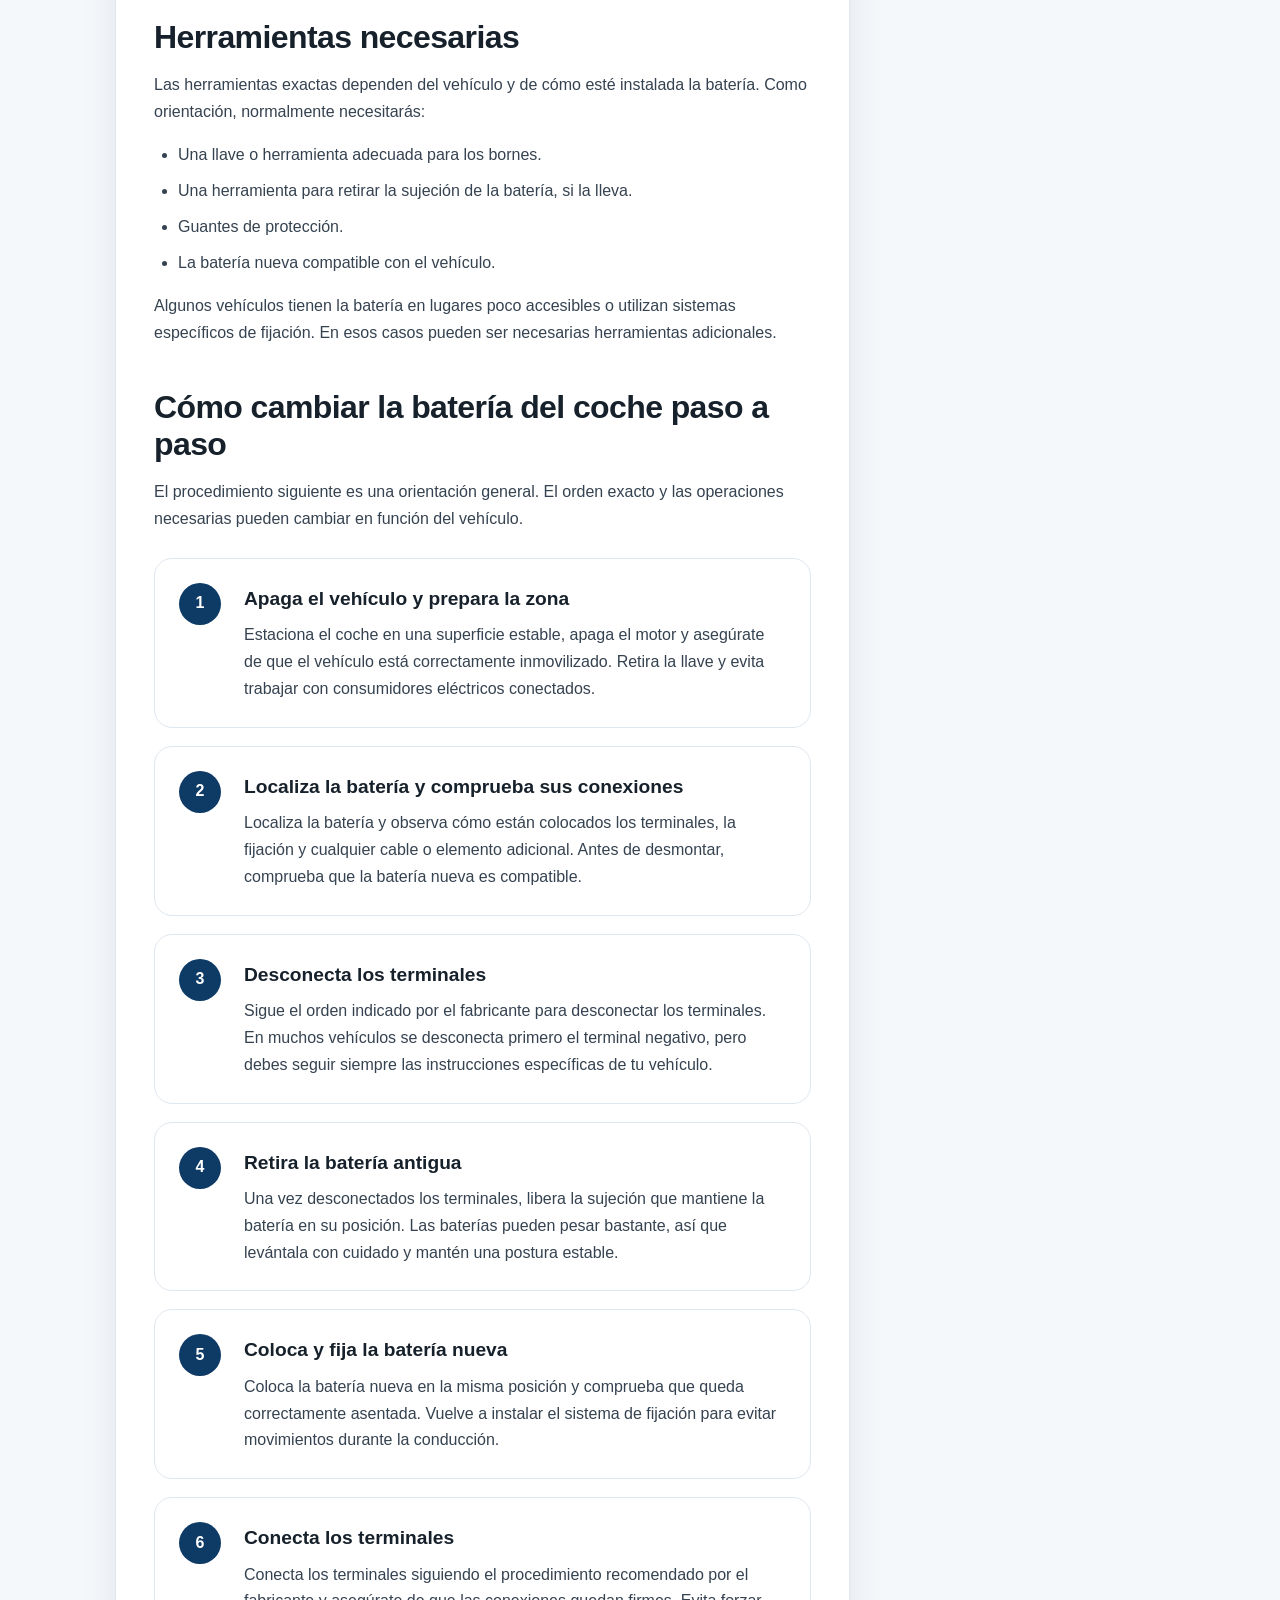
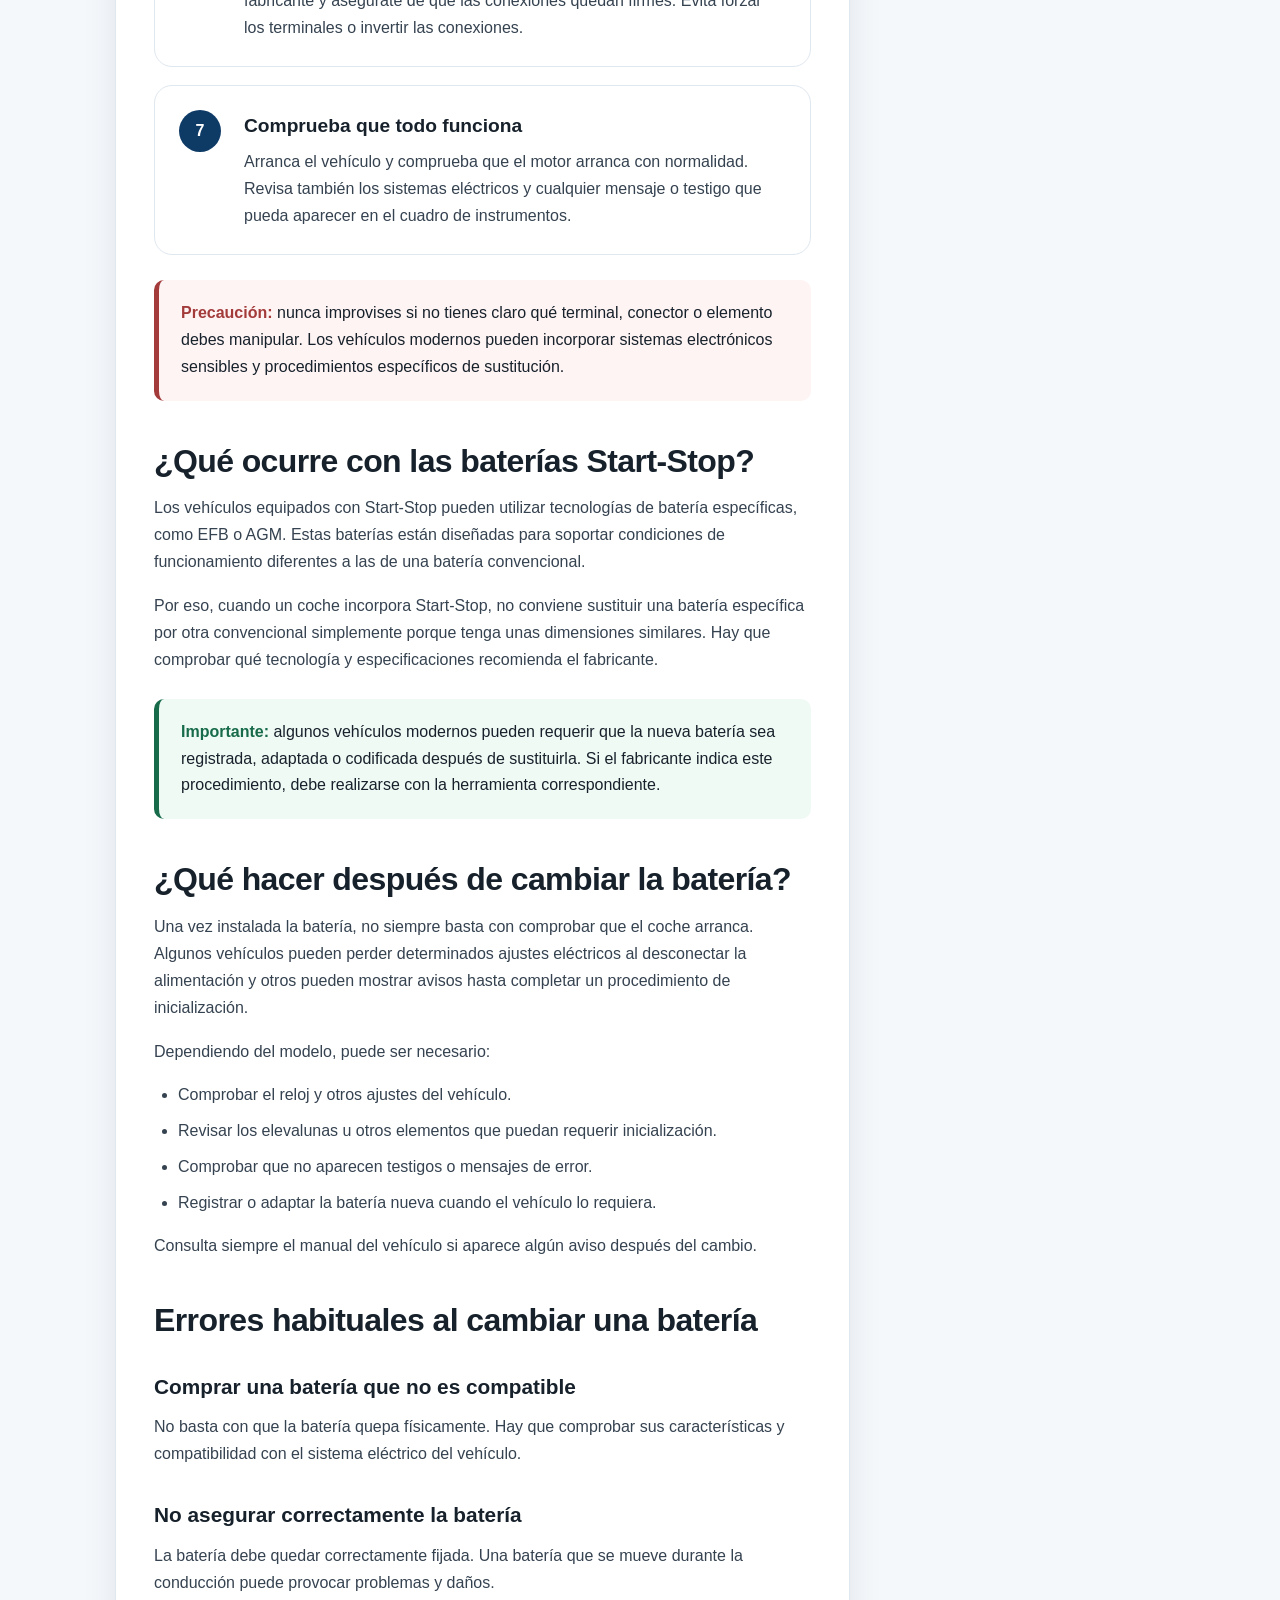
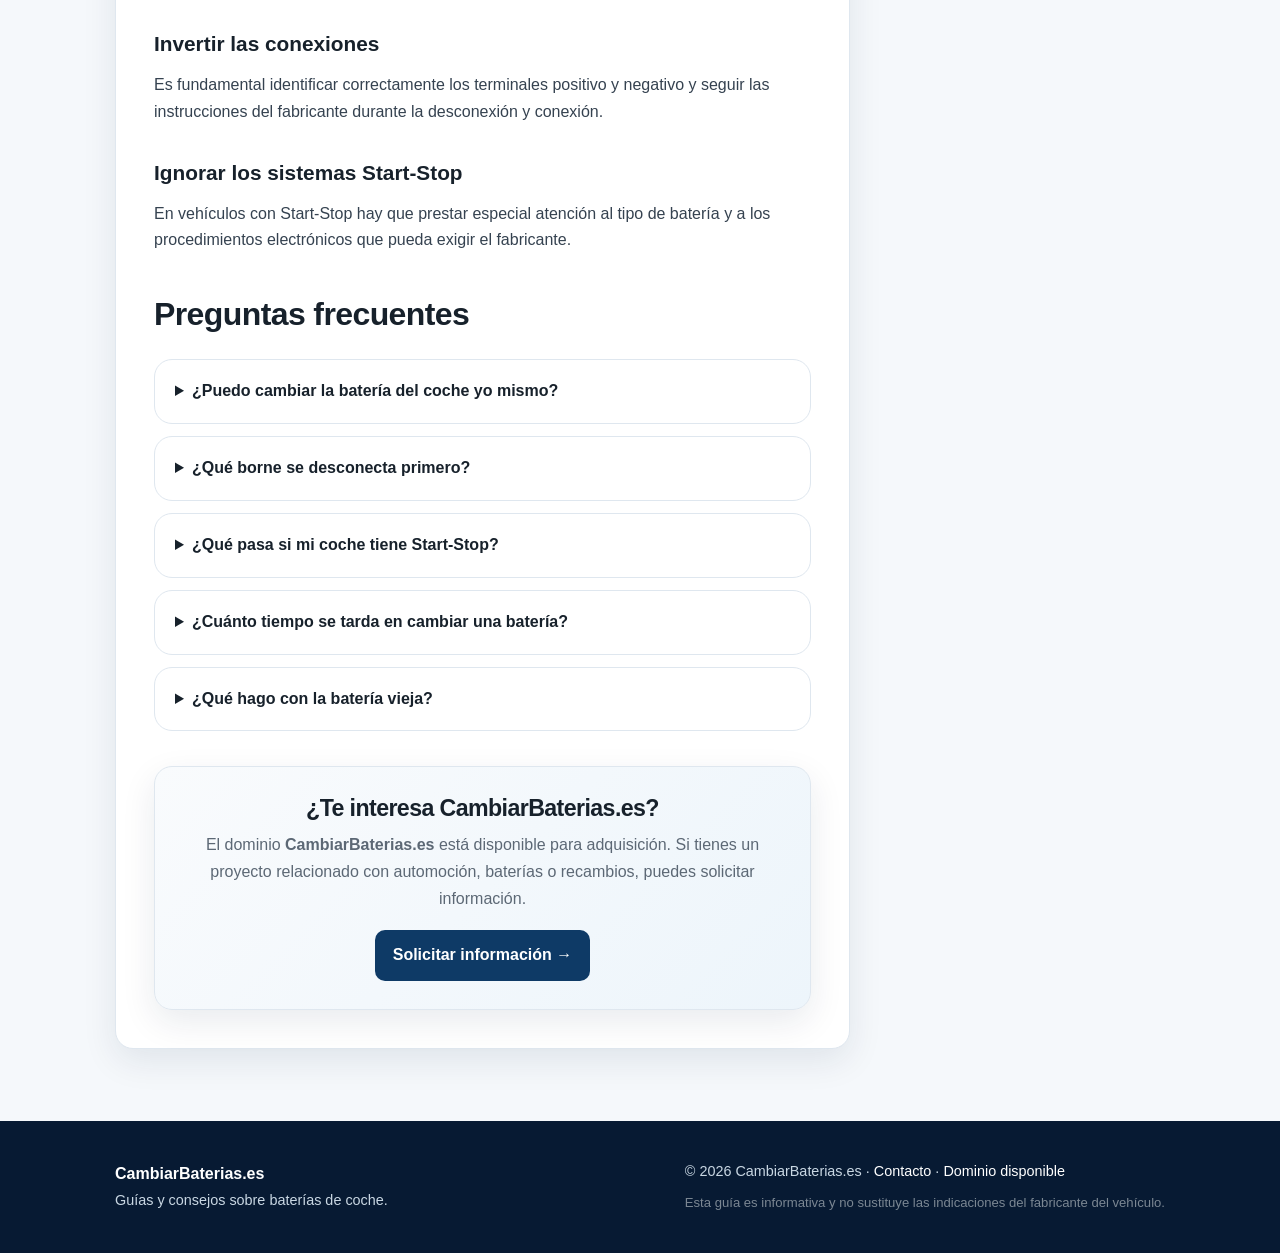
<file: tutorial_nuevo.html>
<!DOCTYPE html>
<html lang="es">
<head>
    <meta charset="UTF-8">
    <meta name="viewport" content="width=device-width, initial-scale=1.0">

    <title>Cómo cambiar la batería del coche paso a paso | Guía completa</title>
    <meta name="description" content="Aprende cómo cambiar la batería del coche paso a paso. Herramientas necesarias, orden de desconexión y conexión, baterías Start-Stop y qué comprobar después de instalarla.">
    <meta name="robots" content="index, follow">
    <link rel="canonical" href="https://cambiarbaterias.es/tutorial.html">
    <link rel="icon" href="cambiarbaterias_favicon.png" type="image/png">

    <meta property="og:title" content="Cómo cambiar la batería del coche paso a paso">
    <meta property="og:description" content="Guía práctica para sustituir la batería del coche: preparación, desconexión, instalación y comprobaciones finales.">
    <meta property="og:type" content="article">
    <meta property="og:url" content="https://cambiarbaterias.es/tutorial.html">
    <meta property="og:site_name" content="CambiarBaterias.es">

    <!-- Google Analytics -->
    <script async src="https://www.googletagmanager.com/gtag/js?id=G-WTD85PB014"></script>
    <script>
        window.dataLayer = window.dataLayer || [];
        function gtag(){dataLayer.push(arguments);}
        gtag('js', new Date());
        gtag('config', 'G-WTD85PB014');
    </script>

    <!-- Structured data -->
    <script type="application/ld+json">
    {
      "@context": "https://schema.org",
      "@type": "HowTo",
      "name": "Cómo cambiar la batería del coche paso a paso",
      "description": "Guía general para preparar, retirar y sustituir la batería de un coche.",
      "totalTime": "PT30M",
      "tool": [
        {
          "@type": "HowToTool",
          "name": "Llave adecuada para los bornes y la fijación de la batería"
        },
        {
          "@type": "HowToTool",
          "name": "Guantes de protección"
        }
      ],
      "step": [
        {
          "@type": "HowToStep",
          "name": "Preparar el vehículo",
          "text": "Apaga el motor, estaciona el vehículo en una zona segura y prepara las herramientas necesarias."
        },
        {
          "@type": "HowToStep",
          "name": "Identificar los bornes",
          "text": "Localiza los terminales positivo y negativo y comprueba cómo están instalados antes de desconectarlos."
        },
        {
          "@type": "HowToStep",
          "name": "Desconectar la batería",
          "text": "Sigue el procedimiento recomendado por el fabricante para desconectar los terminales."
        },
        {
          "@type": "HowToStep",
          "name": "Retirar la batería antigua",
          "text": "Libera la sujeción de la batería y retírala con cuidado."
        },
        {
          "@type": "HowToStep",
          "name": "Instalar la batería nueva",
          "text": "Coloca una batería compatible, fíjala correctamente y conecta los terminales siguiendo las indicaciones del vehículo."
        },
        {
          "@type": "HowToStep",
          "name": "Comprobar el vehículo",
          "text": "Comprueba el arranque y los sistemas eléctricos y sigue las indicaciones del fabricante si es necesario registrar o adaptar la batería."
        }
      ]
    }
    </script>

    <style>
        :root {
            --blue-950: #071a33;
            --blue-900: #0b2a4a;
            --blue-800: #0e3a66;
            --blue-700: #14558f;
            --blue-600: #1976c5;
            --blue-100: #e8f3fc;
            --yellow: #f7c948;
            --yellow-light: #fff5cf;
            --green: #176b4a;
            --red: #a33b3b;
            --text: #17212b;
            --muted: #5c6875;
            --bg: #f5f8fb;
            --white: #ffffff;
            --border: #dfe7ef;
            --shadow: 0 12px 35px rgba(8, 36, 64, .09);
            --radius: 18px;
        }

        * { box-sizing: border-box; }

        html { scroll-behavior: smooth; }

        body {
            margin: 0;
            font-family: Arial, Helvetica, sans-serif;
            color: var(--text);
            background: var(--bg);
            line-height: 1.68;
        }

        a { color: inherit; }

        .container {
            width: min(1050px, calc(100% - 40px));
            margin: 0 auto;
        }

        .topbar {
            background: var(--blue-950);
            color: #dbe9f5;
            font-size: .9rem;
            padding: 9px 0;
        }

        .topbar .container {
            display: flex;
            justify-content: space-between;
            gap: 20px;
            align-items: center;
        }

        .topbar a {
            color: white;
            text-decoration: none;
            font-weight: 700;
        }

        header {
            background:
                radial-gradient(circle at 85% 15%, rgba(25,118,197,.35), transparent 34%),
                linear-gradient(135deg, var(--blue-950), var(--blue-800));
            color: white;
        }

        nav {
            border-bottom: 1px solid rgba(255,255,255,.12);
        }

        .nav-inner {
            min-height: 72px;
            display: flex;
            align-items: center;
            justify-content: space-between;
            gap: 30px;
        }

        .brand {
            display: inline-flex;
            align-items: center;
            gap: 10px;
            text-decoration: none;
            font-weight: 900;
            font-size: 1.3rem;
        }

        .brand-icon {
            width: 36px;
            height: 36px;
            border-radius: 10px;
            display: grid;
            place-items: center;
            background: var(--yellow);
            color: var(--blue-950);
            font-weight: 900;
        }

        .nav-links {
            display: flex;
            align-items: center;
            gap: 8px;
        }

        .nav-links a {
            text-decoration: none;
            color: #edf6ff;
            padding: 9px 13px;
            border-radius: 9px;
            font-weight: 700;
        }

        .nav-links a:hover {
            background: rgba(255,255,255,.1);
        }

        .hero {
            padding: 62px 0 68px;
        }

        .eyebrow {
            display: inline-block;
            background: rgba(247,201,72,.15);
            color: #ffe28a;
            border: 1px solid rgba(247,201,72,.35);
            border-radius: 999px;
            padding: 7px 13px;
            font-size: .82rem;
            font-weight: 900;
            margin-bottom: 17px;
        }

        h1 {
            font-size: clamp(2.25rem, 5vw, 3.8rem);
            line-height: 1.08;
            letter-spacing: -1.5px;
            margin: 0 0 20px;
            max-width: 850px;
        }

        .hero p {
            color: #dce9f4;
            font-size: 1.12rem;
            max-width: 800px;
            margin: 0;
        }

        .breadcrumb {
            margin-top: 28px;
            font-size: .9rem;
            color: #b9cee0;
        }

        .breadcrumb a {
            color: white;
            text-decoration: none;
        }

        main {
            padding: 58px 0 72px;
        }

        .notice {
            background: var(--yellow-light);
            border: 1px solid #efd87d;
            border-radius: 16px;
            padding: 20px 22px;
            margin-bottom: 35px;
        }

        .notice strong {
            color: #5c4700;
        }

        .layout {
            display: grid;
            grid-template-columns: minmax(0, 1fr) 285px;
            gap: 30px;
            align-items: start;
        }

        article,
        .sidebar-card,
        .step-card,
        .faq details,
        .sale-box {
            background: var(--white);
            border: 1px solid var(--border);
            border-radius: var(--radius);
            box-shadow: var(--shadow);
        }

        article {
            padding: 38px;
        }

        article h2 {
            font-size: 2rem;
            line-height: 1.18;
            margin: 42px 0 15px;
            letter-spacing: -.6px;
        }

        article h2:first-child {
            margin-top: 0;
        }

        article h3 {
            font-size: 1.3rem;
            margin: 30px 0 10px;
        }

        article p {
            color: #354250;
            margin: 0 0 17px;
        }

        article ul,
        article ol {
            color: #354250;
            padding-left: 24px;
        }

        article li {
            margin: 9px 0;
        }

        .toc {
            background: var(--blue-100);
            border: 1px solid #c9e2f5;
            border-radius: 16px;
            padding: 22px;
            margin-bottom: 34px;
        }

        .toc h2 {
            font-size: 1.15rem;
            margin: 0 0 10px;
        }

        .toc ul {
            margin: 0;
            padding-left: 19px;
        }

        .toc a {
            color: var(--blue-700);
            font-weight: 700;
            text-decoration: none;
        }

        .toc a:hover {
            text-decoration: underline;
        }

        .steps {
            display: grid;
            gap: 18px;
            margin: 25px 0;
        }

        .step-card {
            padding: 24px;
            display: grid;
            grid-template-columns: 48px 1fr;
            gap: 17px;
            box-shadow: none;
        }

        .step-number {
            width: 42px;
            height: 42px;
            border-radius: 50%;
            background: var(--blue-800);
            color: white;
            display: grid;
            place-items: center;
            font-weight: 900;
        }

        .step-card h3 {
            margin: 0 0 7px;
            font-size: 1.2rem;
        }

        .step-card p {
            margin: 0;
        }

        .warning {
            border-left: 5px solid var(--red);
            background: #fff4f4;
            padding: 20px 22px;
            border-radius: 10px;
            margin: 25px 0;
        }

        .warning strong {
            color: var(--red);
        }

        .tip {
            border-left: 5px solid var(--green);
            background: #f0faf5;
            padding: 20px 22px;
            border-radius: 10px;
            margin: 25px 0;
        }

        .tip strong {
            color: var(--green);
        }

        .sidebar {
            position: sticky;
            top: 20px;
        }

        .sidebar-card {
            padding: 24px;
            margin-bottom: 18px;
        }

        .sidebar-card h3 {
            margin: 0 0 13px;
            font-size: 1.12rem;
        }

        .sidebar-card ul {
            padding-left: 20px;
            margin: 0;
        }

        .sidebar-card li {
            margin: 8px 0;
            color: var(--muted);
            font-size: .93rem;
        }

        .sidebar-card a {
            color: var(--blue-700);
            text-decoration: none;
            font-weight: 700;
        }

        .sidebar-card a:hover {
            text-decoration: underline;
        }

        .faq {
            display: grid;
            gap: 12px;
            margin-top: 25px;
        }

        .faq details {
            padding: 18px 20px;
            box-shadow: none;
        }

        .faq summary {
            cursor: pointer;
            font-weight: 800;
        }

        .faq p {
            margin: 12px 0 0;
        }

        .sale-box {
            margin-top: 35px;
            padding: 28px;
            text-align: center;
            background: linear-gradient(135deg, #f9fbfd, #edf5fb);
        }

        .sale-box h2 {
            margin: 0 0 9px;
            font-size: 1.45rem;
        }

        .sale-box p {
            margin: 0 auto 18px;
            max-width: 700px;
            color: var(--muted);
        }

        .button {
            display: inline-flex;
            align-items: center;
            justify-content: center;
            text-decoration: none;
            padding: 12px 18px;
            border-radius: 10px;
            font-weight: 800;
        }

        .button-primary {
            background: var(--blue-800);
            color: white;
        }

        .button-primary:hover {
            background: var(--blue-700);
        }

        footer {
            background: var(--blue-950);
            color: #c9d7e3;
            padding: 38px 0;
        }

        .footer-inner {
            display: flex;
            justify-content: space-between;
            gap: 30px;
            align-items: center;
        }

        footer p {
            margin: 0;
            font-size: .9rem;
        }

        footer a {
            color: white;
            text-decoration: none;
        }

        .small-note {
            font-size: .82rem;
            color: #7b8793;
            margin-top: 9px;
        }

        @media (max-width: 850px) {
            .layout {
                grid-template-columns: 1fr;
            }

            .sidebar {
                position: static;
            }
        }

        @media (max-width: 620px) {
            .container {
                width: min(100% - 28px, 1050px);
            }

            .topbar .container,
            .nav-inner,
            .footer-inner {
                flex-direction: column;
                align-items: flex-start;
            }

            .nav-inner {
                padding: 14px 0;
                gap: 12px;
            }

            .nav-links {
                width: 100%;
                justify-content: space-between;
            }

            .nav-links a {
                padding: 7px 8px;
                font-size: .88rem;
            }

            article {
                padding: 25px 20px;
            }

            h1 {
                font-size: 2.3rem;
            }

            article h2 {
                font-size: 1.7rem;
            }

            .step-card {
                grid-template-columns: 40px 1fr;
                padding: 20px;
            }
        }
    </style>
</head>

<body>

    <div class="topbar">
        <div class="container">
            <span>Guía práctica para sustituir la batería del coche</span>
            <a href="index.html">← Volver a CambiarBaterias.es</a>
        </div>
    </div>

    <header>
        <nav aria-label="Navegación principal">
            <div class="container nav-inner">
                <a class="brand" href="index.html" aria-label="CambiarBaterias.es - Inicio">
                    <span class="brand-icon">⚡</span>
                    <span>CambiarBaterias.es</span>
                </a>

                <div class="nav-links">
                    <a href="index.html">Inicio</a>
                    <a href="tutorial.html">Cómo cambiarla</a>
                    <a href="precios.html">Precios</a>
                </div>
            </div>
        </nav>

        <div class="container hero">
            <span class="eyebrow">GUÍA PASO A PASO</span>
            <h1>Cómo cambiar la batería del coche paso a paso</h1>
            <p>
                Una guía práctica para entender el proceso de sustitución de una batería de coche:
                qué preparar, cómo retirar la batería antigua, cómo instalar la nueva y qué
                comprobar después.
            </p>

            <div class="breadcrumb">
                <a href="index.html">Inicio</a> &nbsp;›&nbsp; Cómo cambiar la batería del coche
            </div>
        </div>
    </header>

    <main>
        <div class="container">

            <div class="notice">
                <strong>Importante:</strong> esta es una guía general. El procedimiento puede variar
                según el modelo y año del vehículo. Antes de trabajar en el sistema eléctrico,
                consulta el manual del fabricante y sigue sus indicaciones específicas.
            </div>

            <div class="layout">
                <article>

                    <div class="toc">
                        <h2>Contenido de esta guía</h2>
                        <ul>
                            <li><a href="#antes">Antes de empezar</a></li>
                            <li><a href="#herramientas">Herramientas necesarias</a></li>
                            <li><a href="#pasos">Cómo cambiar la batería paso a paso</a></li>
                            <li><a href="#startstop">Baterías Start-Stop</a></li>
                            <li><a href="#despues">Qué hacer después del cambio</a></li>
                            <li><a href="#errores">Errores habituales</a></li>
                            <li><a href="#faq">Preguntas frecuentes</a></li>
                        </ul>
                    </div>

                    <h2 id="antes">Antes de empezar: ¿realmente necesitas cambiar la batería?</h2>

                    <p>
                        Una batería que falla puede provocar problemas de arranque y otros síntomas
                        eléctricos. Sin embargo, que el coche no arranque no significa necesariamente
                        que la batería esté averiada: también pueden existir problemas en el alternador,
                        el motor de arranque, las conexiones o el propio sistema eléctrico.
                    </p>

                    <p>
                        Si la batería tiene varios años, el arranque se ha vuelto más lento o el vehículo
                        presenta señales de falta de energía, puede ser conveniente comprobar su estado
                        antes de comprar una nueva.
                    </p>

                    <div class="tip">
                        <strong>Consejo:</strong> antes de comprar una batería, compara las especificaciones
                        de la batería instalada con las recomendadas por el fabricante. No elijas únicamente
                        por el precio.
                    </div>

                    <h2 id="herramientas">Herramientas necesarias</h2>

                    <p>
                        Las herramientas exactas dependen del vehículo y de cómo esté instalada la batería.
                        Como orientación, normalmente necesitarás:
                    </p>

                    <ul>
                        <li>Una llave o herramienta adecuada para los bornes.</li>
                        <li>Una herramienta para retirar la sujeción de la batería, si la lleva.</li>
                        <li>Guantes de protección.</li>
                        <li>La batería nueva compatible con el vehículo.</li>
                    </ul>

                    <p>
                        Algunos vehículos tienen la batería en lugares poco accesibles o utilizan sistemas
                        específicos de fijación. En esos casos pueden ser necesarias herramientas adicionales.
                    </p>

                    <h2 id="pasos">Cómo cambiar la batería del coche paso a paso</h2>

                    <p>
                        El procedimiento siguiente es una orientación general. El orden exacto y las
                        operaciones necesarias pueden cambiar en función del vehículo.
                    </p>

                    <div class="steps">

                        <section class="step-card">
                            <div class="step-number">1</div>
                            <div>
                                <h3>Apaga el vehículo y prepara la zona</h3>
                                <p>
                                    Estaciona el coche en una superficie estable, apaga el motor y asegúrate
                                    de que el vehículo está correctamente inmovilizado. Retira la llave y
                                    evita trabajar con consumidores eléctricos conectados.
                                </p>
                            </div>
                        </section>

                        <section class="step-card">
                            <div class="step-number">2</div>
                            <div>
                                <h3>Localiza la batería y comprueba sus conexiones</h3>
                                <p>
                                    Localiza la batería y observa cómo están colocados los terminales,
                                    la fijación y cualquier cable o elemento adicional. Antes de desmontar,
                                    comprueba que la batería nueva es compatible.
                                </p>
                            </div>
                        </section>

                        <section class="step-card">
                            <div class="step-number">3</div>
                            <div>
                                <h3>Desconecta los terminales</h3>
                                <p>
                                    Sigue el orden indicado por el fabricante para desconectar los terminales.
                                    En muchos vehículos se desconecta primero el terminal negativo, pero
                                    debes seguir siempre las instrucciones específicas de tu vehículo.
                                </p>
                            </div>
                        </section>

                        <section class="step-card">
                            <div class="step-number">4</div>
                            <div>
                                <h3>Retira la batería antigua</h3>
                                <p>
                                    Una vez desconectados los terminales, libera la sujeción que mantiene
                                    la batería en su posición. Las baterías pueden pesar bastante, así que
                                    levántala con cuidado y mantén una postura estable.
                                </p>
                            </div>
                        </section>

                        <section class="step-card">
                            <div class="step-number">5</div>
                            <div>
                                <h3>Coloca y fija la batería nueva</h3>
                                <p>
                                    Coloca la batería nueva en la misma posición y comprueba que queda
                                    correctamente asentada. Vuelve a instalar el sistema de fijación para
                                    evitar movimientos durante la conducción.
                                </p>
                            </div>
                        </section>

                        <section class="step-card">
                            <div class="step-number">6</div>
                            <div>
                                <h3>Conecta los terminales</h3>
                                <p>
                                    Conecta los terminales siguiendo el procedimiento recomendado por el
                                    fabricante y asegúrate de que las conexiones quedan firmes. Evita
                                    forzar los terminales o invertir las conexiones.
                                </p>
                            </div>
                        </section>

                        <section class="step-card">
                            <div class="step-number">7</div>
                            <div>
                                <h3>Comprueba que todo funciona</h3>
                                <p>
                                    Arranca el vehículo y comprueba que el motor arranca con normalidad.
                                    Revisa también los sistemas eléctricos y cualquier mensaje o testigo
                                    que pueda aparecer en el cuadro de instrumentos.
                                </p>
                            </div>
                        </section>

                    </div>

                    <div class="warning">
                        <strong>Precaución:</strong> nunca improvises si no tienes claro qué terminal,
                        conector o elemento debes manipular. Los vehículos modernos pueden incorporar
                        sistemas electrónicos sensibles y procedimientos específicos de sustitución.
                    </div>

                    <h2 id="startstop">¿Qué ocurre con las baterías Start-Stop?</h2>

                    <p>
                        Los vehículos equipados con Start-Stop pueden utilizar tecnologías de batería
                        específicas, como EFB o AGM. Estas baterías están diseñadas para soportar
                        condiciones de funcionamiento diferentes a las de una batería convencional.
                    </p>

                    <p>
                        Por eso, cuando un coche incorpora Start-Stop, no conviene sustituir una batería
                        específica por otra convencional simplemente porque tenga unas dimensiones similares.
                        Hay que comprobar qué tecnología y especificaciones recomienda el fabricante.
                    </p>

                    <div class="tip">
                        <strong>Importante:</strong> algunos vehículos modernos pueden requerir que la
                        nueva batería sea registrada, adaptada o codificada después de sustituirla.
                        Si el fabricante indica este procedimiento, debe realizarse con la herramienta
                        correspondiente.
                    </div>

                    <h2 id="despues">¿Qué hacer después de cambiar la batería?</h2>

                    <p>
                        Una vez instalada la batería, no siempre basta con comprobar que el coche arranca.
                        Algunos vehículos pueden perder determinados ajustes eléctricos al desconectar
                        la alimentación y otros pueden mostrar avisos hasta completar un procedimiento
                        de inicialización.
                    </p>

                    <p>Dependiendo del modelo, puede ser necesario:</p>

                    <ul>
                        <li>Comprobar el reloj y otros ajustes del vehículo.</li>
                        <li>Revisar los elevalunas u otros elementos que puedan requerir inicialización.</li>
                        <li>Comprobar que no aparecen testigos o mensajes de error.</li>
                        <li>Registrar o adaptar la batería nueva cuando el vehículo lo requiera.</li>
                    </ul>

                    <p>
                        Consulta siempre el manual del vehículo si aparece algún aviso después del cambio.
                    </p>

                    <h2 id="errores">Errores habituales al cambiar una batería</h2>

                    <h3>Comprar una batería que no es compatible</h3>
                    <p>
                        No basta con que la batería quepa físicamente. Hay que comprobar sus características
                        y compatibilidad con el sistema eléctrico del vehículo.
                    </p>

                    <h3>No asegurar correctamente la batería</h3>
                    <p>
                        La batería debe quedar correctamente fijada. Una batería que se mueve durante la
                        conducción puede provocar problemas y daños.
                    </p>

                    <h3>Invertir las conexiones</h3>
                    <p>
                        Es fundamental identificar correctamente los terminales positivo y negativo y
                        seguir las instrucciones del fabricante durante la desconexión y conexión.
                    </p>

                    <h3>Ignorar los sistemas Start-Stop</h3>
                    <p>
                        En vehículos con Start-Stop hay que prestar especial atención al tipo de batería
                        y a los procedimientos electrónicos que pueda exigir el fabricante.
                    </p>

                    <h2 id="faq">Preguntas frecuentes</h2>

                    <div class="faq">

                        <details>
                            <summary>¿Puedo cambiar la batería del coche yo mismo?</summary>
                            <p>
                                En algunos vehículos la sustitución puede ser una operación relativamente
                                sencilla, pero los coches modernos pueden tener procedimientos específicos.
                                Si no estás seguro, es recomendable acudir a un profesional.
                            </p>
                        </details>

                        <details>
                            <summary>¿Qué borne se desconecta primero?</summary>
                            <p>
                                El procedimiento puede variar según el vehículo. En muchos casos se comienza
                                por el terminal negativo, pero debes seguir las indicaciones del fabricante
                                para tu modelo concreto.
                            </p>
                        </details>

                        <details>
                            <summary>¿Qué pasa si mi coche tiene Start-Stop?</summary>
                            <p>
                                Debes comprobar qué tecnología de batería requiere el vehículo. Puede utilizar
                                una batería EFB o AGM y algunos modelos pueden necesitar un procedimiento de
                                registro o adaptación después de la sustitución.
                            </p>
                        </details>

                        <details>
                            <summary>¿Cuánto tiempo se tarda en cambiar una batería?</summary>
                            <p>
                                El tiempo depende mucho del vehículo y de la accesibilidad de la batería.
                                En algunos coches el acceso es sencillo, mientras que en otros puede estar
                                ubicada en un lugar que requiere desmontar elementos adicionales.
                            </p>
                        </details>

                        <details>
                            <summary>¿Qué hago con la batería vieja?</summary>
                            <p>
                                Las baterías de automóvil deben gestionarse como residuos específicos.
                                Llévala a un punto de recogida o establecimiento autorizado para su correcta
                                gestión y reciclaje.
                            </p>
                        </details>

                    </div>

                    <div class="sale-box">
                        <h2>¿Te interesa CambiarBaterias.es?</h2>
                        <p>
                            El dominio <strong>CambiarBaterias.es</strong> está disponible para adquisición.
                            Si tienes un proyecto relacionado con automoción, baterías o recambios,
                            puedes solicitar información.
                        </p>
                        <a class="button button-primary" href="mailto:admin@cambiarbaterias.es">
                            Solicitar información →
                        </a>
                    </div>

                </article>

                <aside class="sidebar">
                    <div class="sidebar-card">
                        <h3>En esta web</h3>
                        <ul>
                            <li><a href="index.html">Guía principal</a></li>
                            <li><a href="tutorial.html">Cómo cambiar la batería</a></li>
                            <li><a href="precios.html">Precios de baterías</a></li>
                        </ul>
                    </div>

                    <div class="sidebar-card">
                        <h3>Antes de comprar</h3>
                        <ul>
                            <li>Comprueba el tipo de batería.</li>
                            <li>Revisa capacidad y corriente de arranque.</li>
                            <li>Comprueba dimensiones y bornes.</li>
                            <li>Si tiene Start-Stop, verifica si necesita AGM o EFB.</li>
                            <li>Consulta el manual del vehículo.</li>
                        </ul>
                    </div>

                    <div class="sidebar-card">
                        <h3>¿Cuánto cuesta?</h3>
                        <p style="color:var(--muted); font-size:.93rem;">
                            Consulta precios orientativos según el tipo de batería.
                        </p>
                        <a href="precios.html">Ver precios →</a>
                    </div>
                </aside>
            </div>
        </div>
    </main>

    <footer>
        <div class="container footer-inner">
            <div>
                <strong style="color:white;">CambiarBaterias.es</strong>
                <p>Guías y consejos sobre baterías de coche.</p>
            </div>

            <div>
                <p>
                    © 2026 CambiarBaterias.es ·
                    <a href="mailto:admin@cambiarbaterias.es">Contacto</a> ·
                    <a href="mailto:admin@cambiarbaterias.es">Dominio disponible</a>
                </p>
                <p class="small-note">
                    Esta guía es informativa y no sustituye las indicaciones del fabricante del vehículo.
                </p>
            </div>
        </div>
    </footer>

</body>
</html>
</file>
